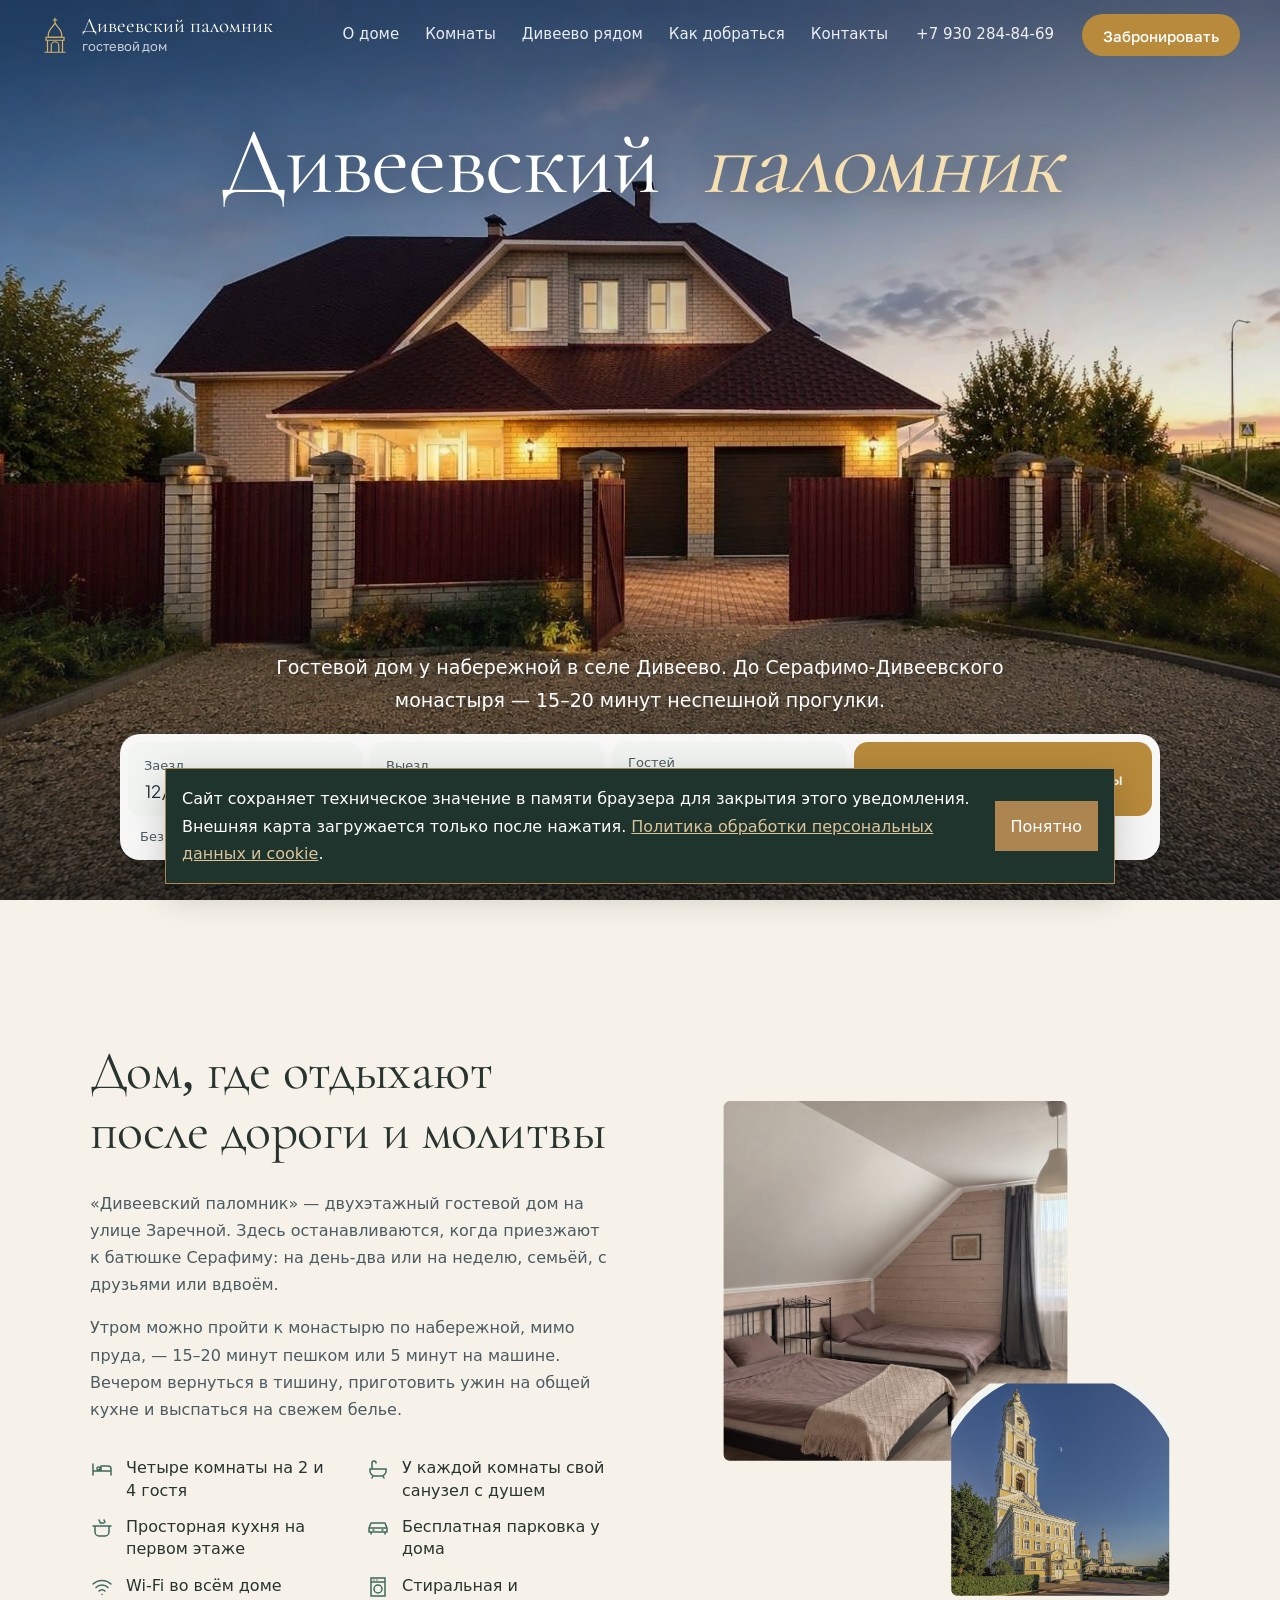
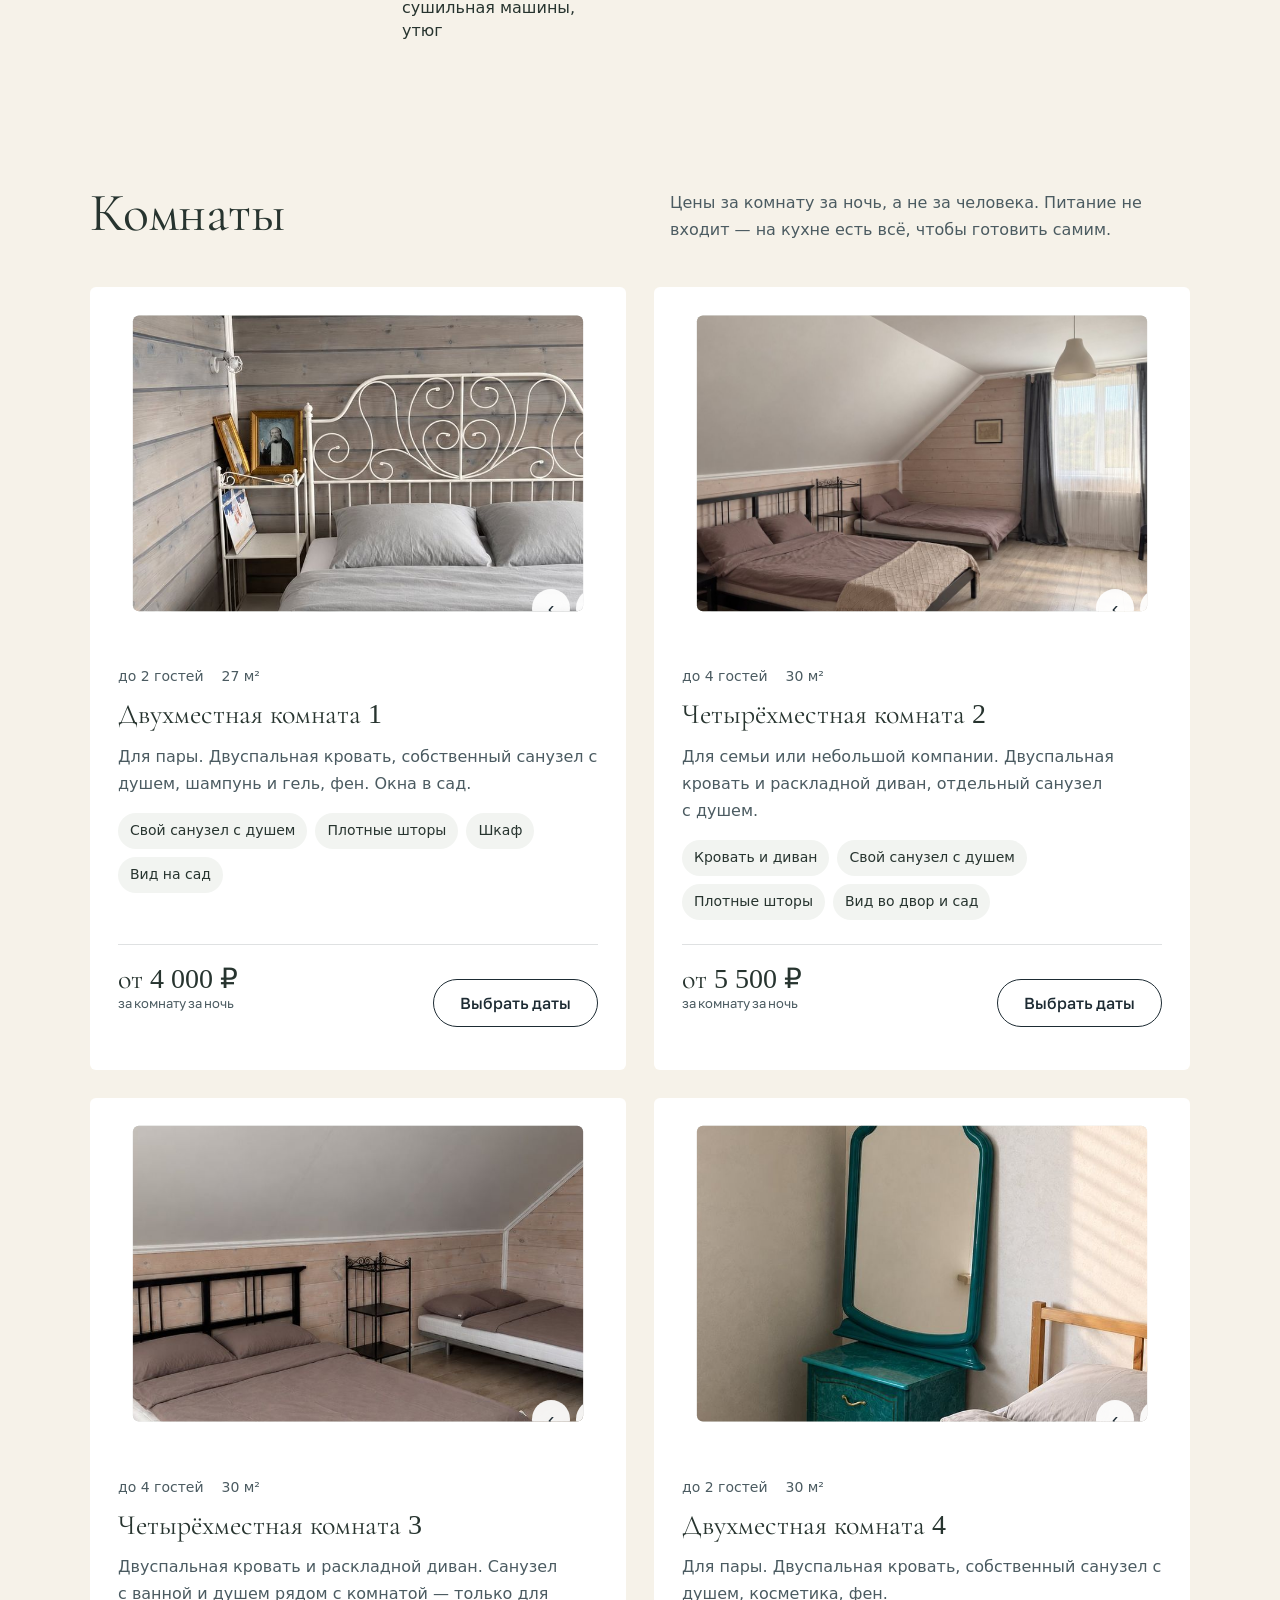
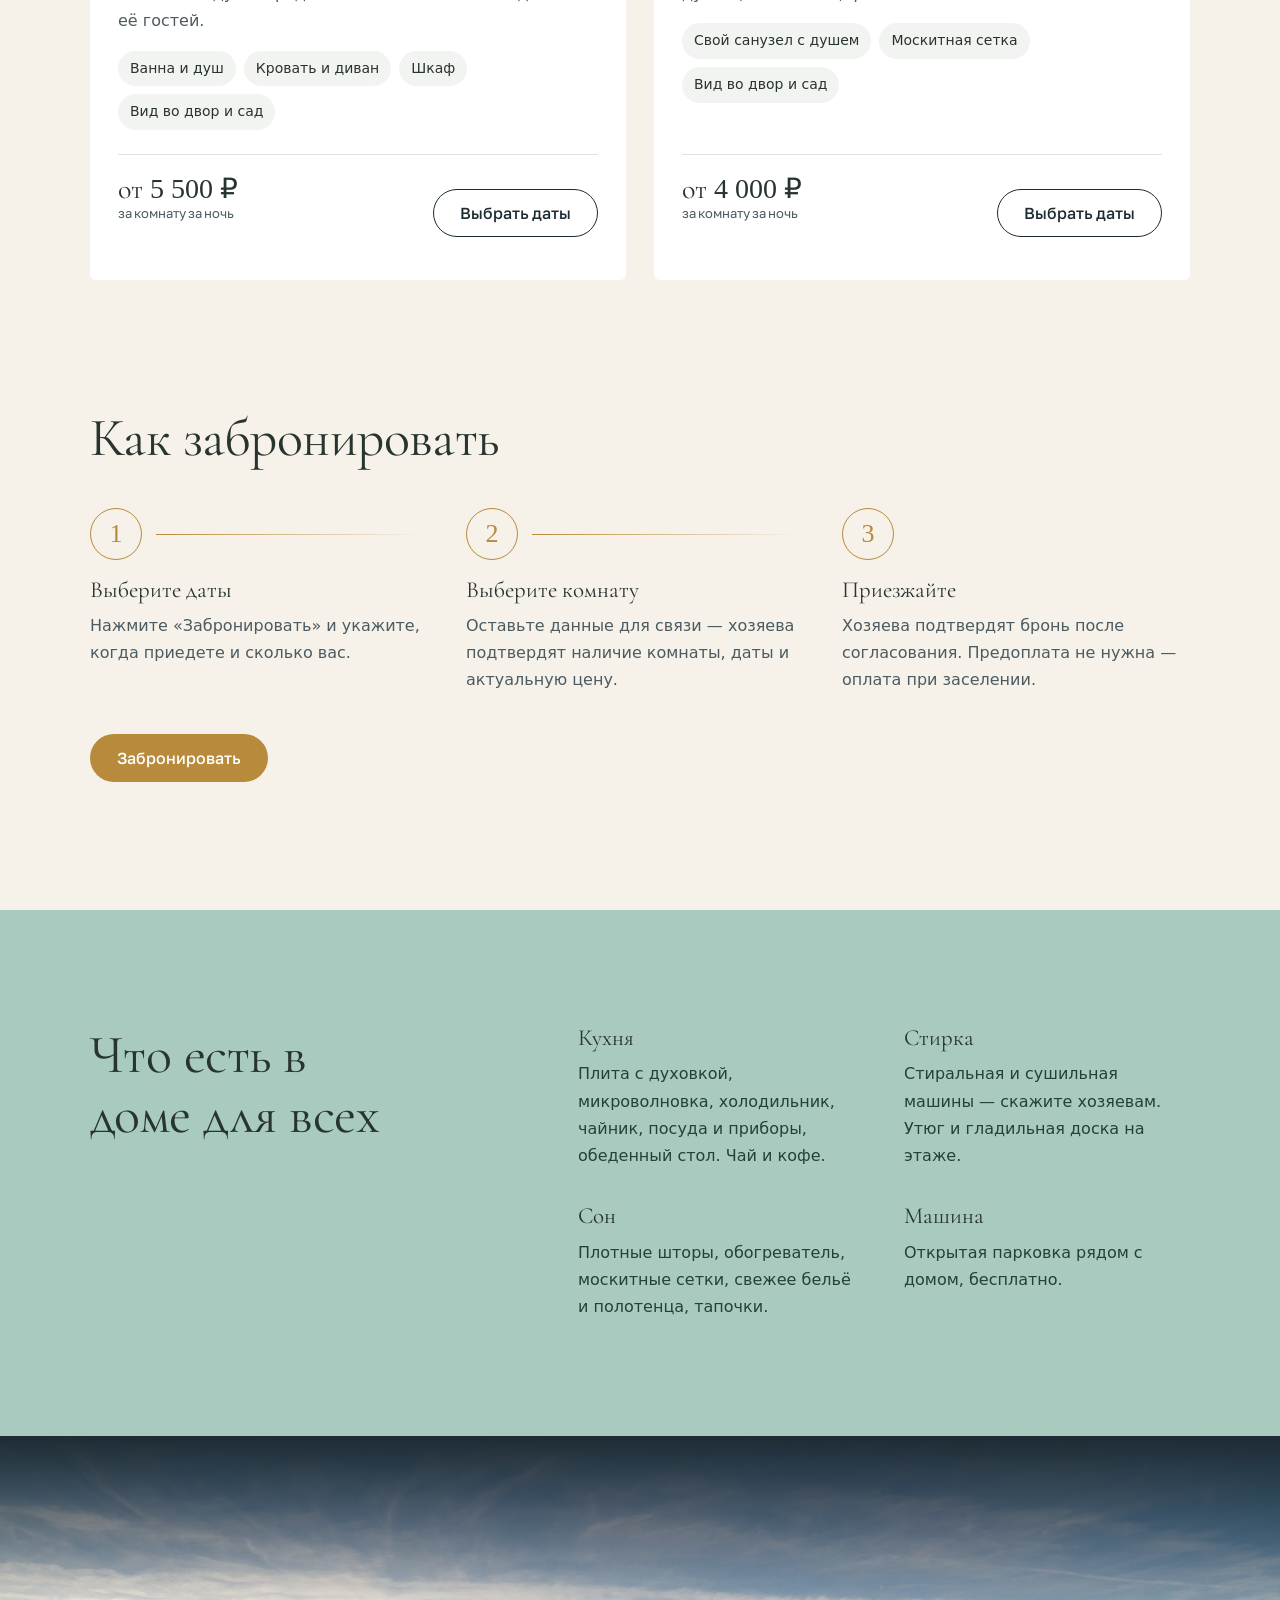
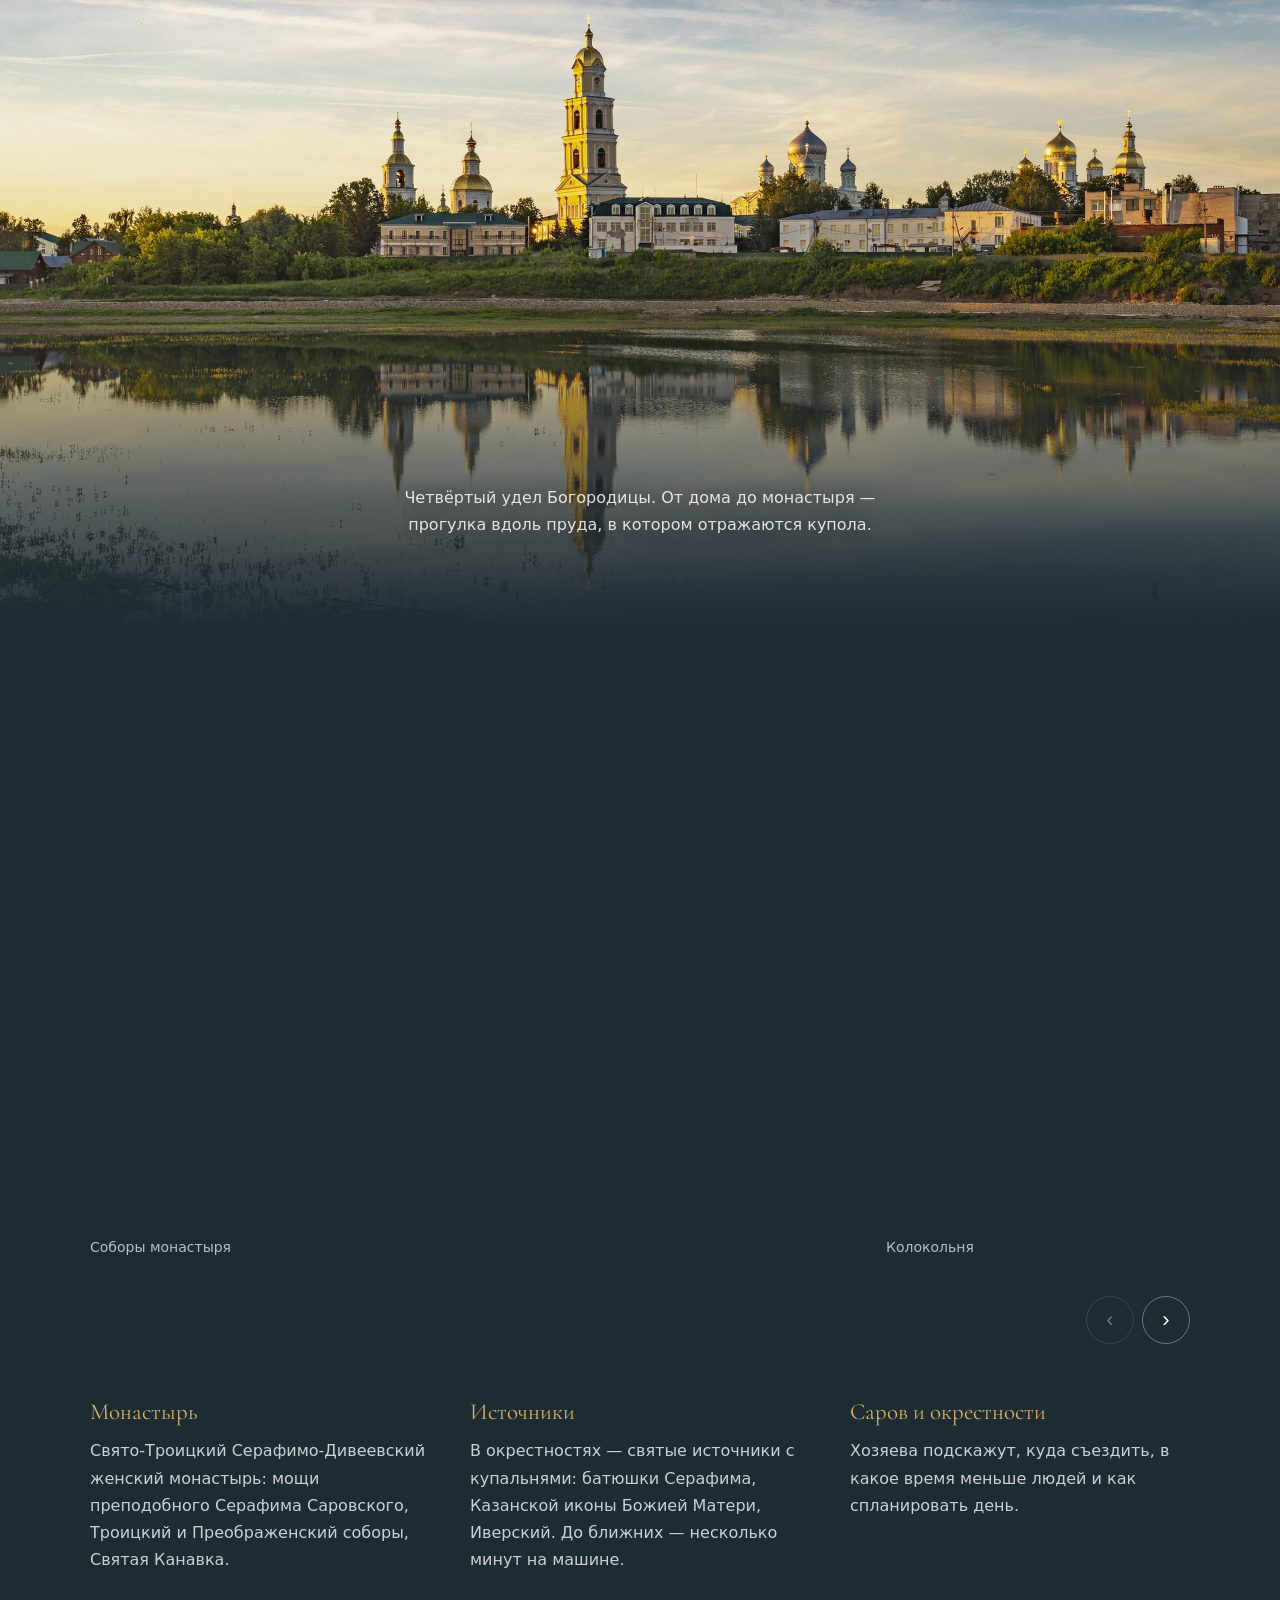
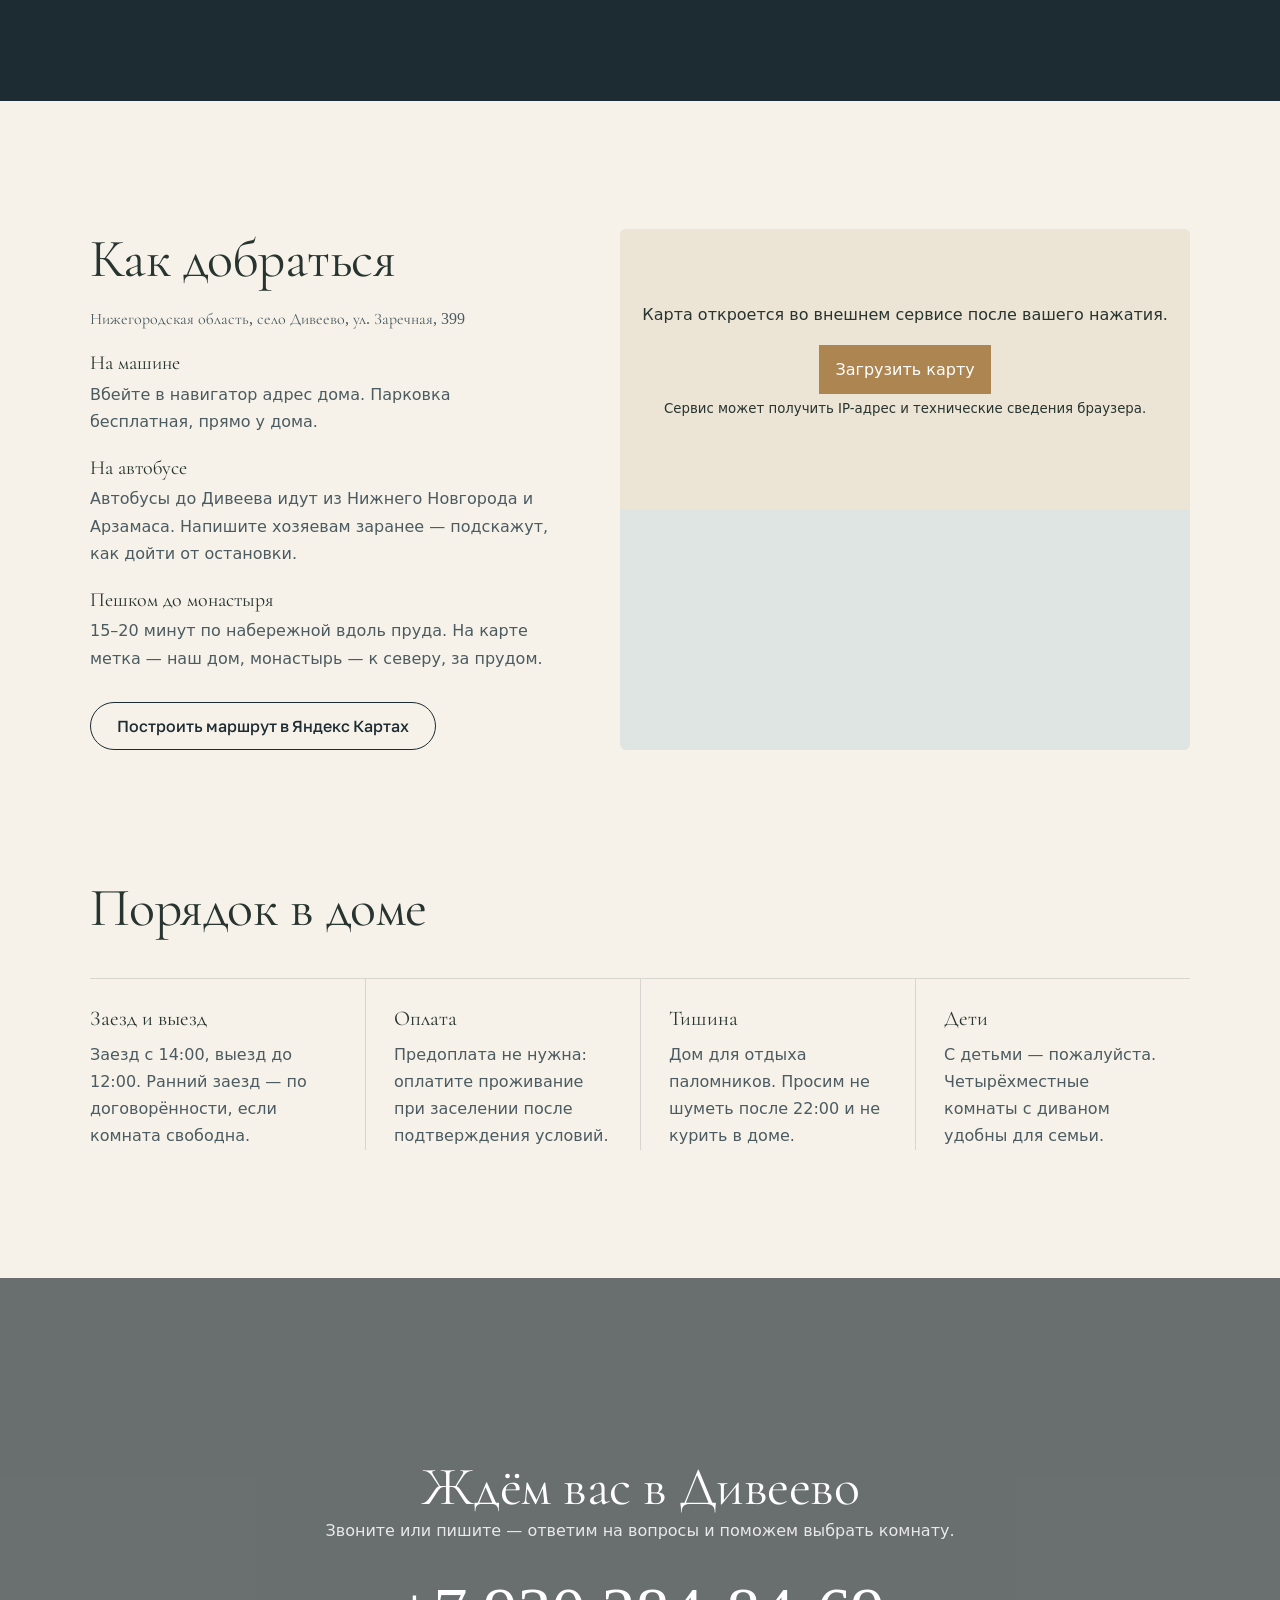
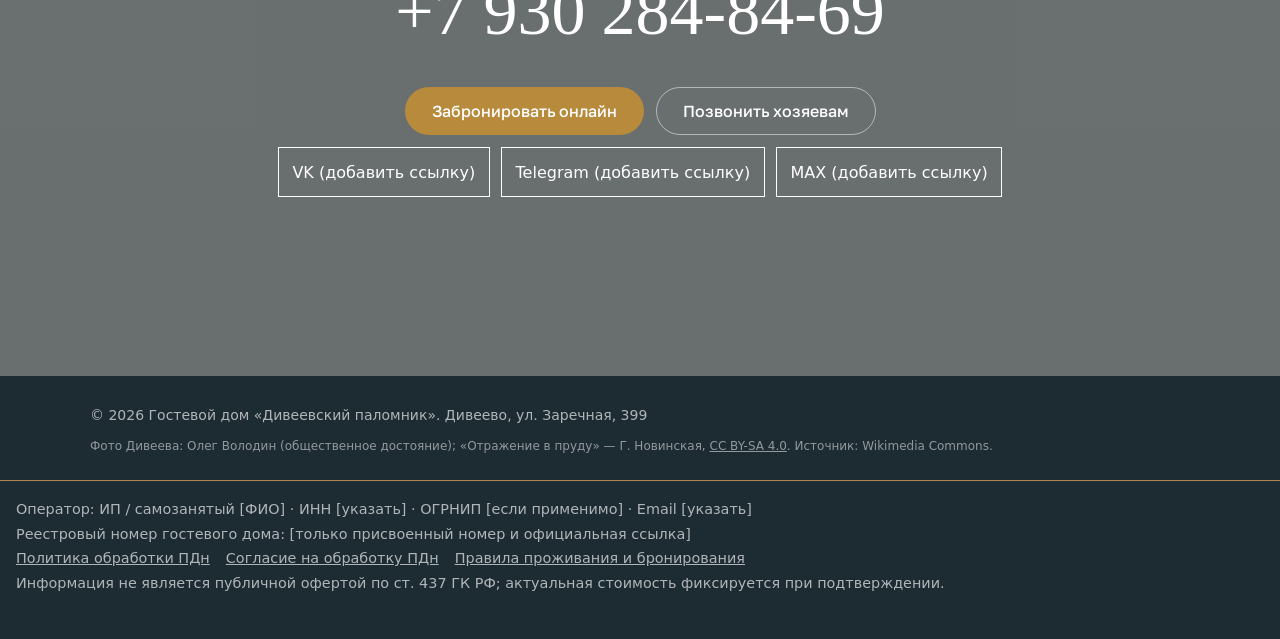
<file: index.html>
<!doctype html>
<html lang="ru">
<head>
<meta charset="utf-8">
<meta name="viewport" content="width=device-width, initial-scale=1">
<title>Дивеевский паломник — гостевой дом в Дивеево</title>
<meta name="description" content="Гостевой дом «Дивеевский паломник» в селе Дивеево: четыре комнаты с собственным санузлом, общая кухня, парковка. 15–20 минут пешком по набережной до Серафимо-Дивеевского монастыря. Онлайн-бронирование без предоплаты.">
<meta property="og:title" content="Дивеевский паломник — гостевой дом в Дивеево">
<meta property="og:description" content="Четыре комнаты в 15 минутах пешком от монастыря. Бронирование онлайн без предоплаты.">
<meta property="og:image" content="img/og.jpg">
<meta property="og:url" content="https://makariy1997.github.io/diveevskii_palomnik/">
<link rel="canonical" href="https://makariy1997.github.io/diveevskii_palomnik/">
<meta property="og:type" content="website">
<meta name="theme-color" content="#1d2b33">
<meta http-equiv="Content-Security-Policy" content="default-src 'self'; script-src 'self'; style-src 'self'; img-src 'self' data:; font-src 'self'; frame-src https://www.openstreetmap.org; connect-src 'self'; base-uri 'self'; form-action 'self'; object-src 'none'">
<meta name="referrer" content="strict-origin-when-cross-origin">
<link rel="icon" href="img/favicon.svg" type="image/svg+xml">
<link rel="stylesheet" href="fonts/fonts.css?v=202610291808">
<link rel="preload" as="image" href="img/hero.jpg">
<link rel="stylesheet" href="styles.css?v=202610291808">
<link rel="stylesheet" href="legal.css"><link rel="stylesheet" href="fonts/fonts.css"></head>
<body>

<a class="skip" href="#main">К содержанию</a>

<header class="top" data-top>
  <div class="top__in">
    <a class="brand" href="#" aria-label="Дивеевский паломник — на главную">
      <svg class="brand__mark" viewBox="0 0 40 48" aria-hidden="true"><use href="#dome"/></svg>
      <span class="brand__name" translate="no">Дивеевский паломник<small>гостевой дом</small></span>
    </a>
    <nav class="nav" aria-label="Разделы">
      <a href="#dom">О доме</a>
      <a href="#komnaty">Комнаты</a>
      <a href="#diveevo">Дивеево рядом</a>
      <a href="#doroga">Как добраться</a>
      <a href="#kontakty">Контакты</a>
    </nav>
    <a class="top__phone" href="tel:+79302848469">+7 930 284-84-69</a>
    <a class="btn btn--gold top__cta" href="booking.html">Забронировать</a>
    <button class="burger" type="button" aria-label="Открыть меню" aria-expanded="false" aria-controls="menu" data-burger><span></span><span></span></button>
  </div>
  <div class="menu" id="menu" hidden data-menu>
    <a href="#dom">О доме</a>
    <a href="#komnaty">Комнаты</a>
    <a href="#diveevo">Дивеево рядом</a>
    <a href="#doroga">Как добраться</a>
    <a href="#kontakty">Контакты</a>
    <a class="menu__phone" href="tel:+79302848469">+7 930 284-84-69</a>
  </div>
</header>

<main id="main">

<section class="hero" aria-labelledby="hero-title">
  <div class="hero__media" aria-hidden="true">
    <img src="img/hero-1600.jpg" srcset="img/hero-1600.jpg 1600w, img/hero.jpg 2560w" sizes="100vw" alt="" width="2560" height="1706" fetchpriority="high">
  </div>
  <div class="hero__shade" aria-hidden="true"></div>

  <div class="hero__body">
    <h1 class="hero__title" id="hero-title">
      <span class="hero__line">Дивеевский</span>
      <span class="hero__line">паломник</span>
    </h1>
  </div>

  <p class="hero__lead">Гостевой дом у набережной в селе Дивеево. До Серафимо-Дивеевского монастыря — 15–20&nbsp;минут неспешной прогулки.</p>

  <form class="search" action="booking.html" method="get" data-search>
    <label class="search__field">
      <span>Заезд</span>
      <input type="date" name="from" autocomplete="off" required data-from>
    </label>
    <label class="search__field">
      <span>Выезд</span>
      <input type="date" name="to" autocomplete="off" required data-to>
    </label>
    <div class="search__field search__field--guests">
      <span id="guests-label">Гостей</span>
      <div class="stepper" role="group" aria-labelledby="guests-label">
        <button type="button" aria-label="Меньше гостей" data-step="-1">−</button>
        <output data-guests aria-live="polite">2</output>
        <button type="button" aria-label="Больше гостей" data-step="1">+</button>
      </div>
    </div>
    <button class="btn btn--gold search__go" type="submit">Показать свободные комнаты</button>
    <p class="search__note">Без предоплаты: оплата при заселении</p>
  </form>
</section>

<section class="about" id="dom" aria-labelledby="about-title">
  <div class="wrap about__grid">
    <div class="about__text">
      <h2 id="about-title">Дом, где отдыхают после дороги и молитвы</h2>
      <p>«Дивеевский паломник» — двухэтажный гостевой дом на улице Заречной. Здесь останавливаются, когда приезжают к батюшке Серафиму: на день-два или на неделю, семьёй, с друзьями или вдвоём.</p>
      <p>Утром можно пройти к монастырю по набережной, мимо пруда, — 15–20 минут пешком или 5 минут на машине. Вечером вернуться в тишину, приготовить ужин на общей кухне и выспаться на свежем белье.</p>
      <ul class="facts">
        <li><svg aria-hidden="true"><use href="#i-bed"/></svg>Четыре комнаты на 2 и 4 гостя</li>
        <li><svg aria-hidden="true"><use href="#i-bath"/></svg>У каждой комнаты свой санузел с душем</li>
        <li><svg aria-hidden="true"><use href="#i-pot"/></svg>Просторная кухня на первом этаже</li>
        <li><svg aria-hidden="true"><use href="#i-car"/></svg>Бесплатная парковка у дома</li>
        <li><svg aria-hidden="true"><use href="#i-wifi"/></svg>Wi-Fi во всём доме</li>
        <li><svg aria-hidden="true"><use href="#i-wash"/></svg>Стиральная и сушильная машины, утюг</li>
      </ul>
    </div>
    <figure class="about__photos">
      <img class="about__p1" src="img/room2-1.jpg" alt="Четырёхместная комната под скатом крыши: кровать и диван" loading="lazy" width="1200" height="900">
      <img class="about__p2" src="img/tower.jpg" alt="Колокольня Дивеевского монастыря" loading="lazy" width="1600" height="1443">
    </figure>
  </div>
</section>

<section class="rooms" id="komnaty" aria-labelledby="rooms-title">
  <div class="wrap">
    <div class="section-head">
      <h2 id="rooms-title">Комнаты</h2>
      <p>Цены за комнату за ночь, а не за человека. Питание не входит — на кухне есть всё, чтобы готовить самим.</p>
    </div>
    <div class="rooms__list" data-rooms></div>
  </div>
</section>

<section class="steps" aria-labelledby="steps-title">
  <div class="wrap">
    <h2 id="steps-title">Как забронировать</h2>
    <ol class="steps__list">
      <li><h3>Выберите даты</h3><p>Нажмите «Забронировать» и укажите, когда приедете и сколько вас.</p></li>
      <li><h3>Выберите комнату</h3><p>Оставьте данные для связи — хозяева подтвердят наличие комнаты, даты и актуальную цену.</p></li>
      <li><h3>Приезжайте</h3><p>Хозяева подтвердят бронь после согласования. Предоплата не нужна — оплата при заселении.</p></li>
    </ol>
    <a class="btn btn--gold" href="booking.html">Забронировать</a>
  </div>
</section>

<section class="kitchen" aria-labelledby="kitchen-title">
  <div class="wrap kitchen__grid">
    <h2 id="kitchen-title">Что есть в доме для всех</h2>
    <dl class="kitchen__list">
      <div><dt>Кухня</dt><dd>Плита с духовкой, микроволновка, холодильник, чайник, посуда и приборы, обеденный стол. Чай и кофе.</dd></div>
      <div><dt>Стирка</dt><dd>Стиральная и сушильная машины — скажите хозяевам. Утюг и гладильная доска на этаже.</dd></div>
      <div><dt>Сон</dt><dd>Плотные шторы, обогреватель, москитные сетки, свежее бельё и полотенца, тапочки.</dd></div>
      <div><dt>Машина</dt><dd>Открытая парковка рядом с домом, бесплатно.</dd></div>
    </dl>
  </div>
</section>

<section class="place" id="diveevo" aria-labelledby="place-title">
  <div class="pond" data-pond>
    <img class="pond__img" src="img/pond.jpg" alt="Дивеевский монастырь над прудом на закате" loading="lazy" width="2400" height="1493">
    <div class="pond__shade" aria-hidden="true"></div>
    <div class="pond__body">
      <h2 class="pond__title" id="place-title">Дивеево рядом</h2>
      <div class="pond__reflect" aria-hidden="true">Дивеево рядом</div>
      <p>Четвёртый удел Богородицы. От дома до монастыря — прогулка вдоль пруда, в котором отражаются купола.</p>
    </div>
  </div>
  <div class="strip" data-strip tabindex="0" aria-label="Фотографии Дивеева">
    <figure><img src="img/place-1.jpg" alt="Соборы Дивеевского монастыря" loading="lazy" width="1600" height="1053"><figcaption>Соборы монастыря</figcaption></figure>
    <figure><img src="img/place-3.jpg" alt="Колокольня монастыря на фоне розового неба" loading="lazy" width="1600" height="1361"><figcaption>Колокольня</figcaption></figure>
    <figure><img src="img/place-4.jpg" alt="Монастырь отражается в пруду" loading="lazy" width="1600" height="1047"><figcaption>Отражение в пруду</figcaption></figure>
    <figure><img src="img/place-5.jpg" alt="Собор вечером, при луне" loading="lazy" width="1600" height="1217"><figcaption>Вечер у собора</figcaption></figure>
    <figure><img src="img/place-6.jpg" alt="Монастырский сад с деревянными крестами" loading="lazy" width="1600" height="1067"><figcaption>Монастырский сад</figcaption></figure>
  </div>
  <div class="wrap strip-nav">
    <button type="button" aria-label="Предыдущие фото" data-strip-step="-1">‹</button>
    <button type="button" aria-label="Следующие фото" data-strip-step="1">›</button>
  </div>
  <div class="wrap place__cols">
    <div>
      <h3>Монастырь</h3>
      <p>Свято-Троицкий Серафимо-Дивеевский женский монастырь: мощи преподобного Серафима Саровского, Троицкий и Преображенский соборы, Святая Канавка.</p>
    </div>
    <div>
      <h3>Источники</h3>
      <p>В окрестностях — святые источники с купальнями: батюшки Серафима, Казанской иконы Божией Матери, Иверский. До ближних — несколько минут на машине.</p>
    </div>
    <div>
      <h3>Саров и окрестности</h3>
      <p>Хозяева подскажут, куда съездить, в какое время меньше людей и как спланировать день.</p>
    </div>
  </div>
</section>

<section class="road" id="doroga" aria-labelledby="road-title">
  <div class="wrap road__grid">
    <div class="road__text">
      <h2 id="road-title">Как добраться</h2>
      <p class="road__addr">Нижегородская область, село Дивеево, ул.&nbsp;Заречная,&nbsp;399</p>
      <h3>На машине</h3>
      <p>Вбейте в навигатор адрес дома. Парковка бесплатная, прямо у дома.</p>
      <h3>На автобусе</h3>
      <p>Автобусы до Дивеева идут из Нижнего Новгорода и Арзамаса. Напишите хозяевам заранее — подскажут, как дойти от остановки.</p>
      <h3>Пешком до монастыря</h3>
      <p>15–20 минут по набережной вдоль пруда. На карте метка — наш дом, монастырь — к северу, за прудом.</p>
      <a class="btn btn--line" href="https://yandex.ru/maps/?rtext=~55.02346%2C43.24528&amp;rtt=auto" target="_blank" rel="noopener">Построить маршрут в Яндекс Картах</a>
    </div>
    <div class="road__map">
      <div class="map-consent" data-src="https://www.openstreetmap.org/export/embed.html?bbox=43.2280%2C55.0190%2C43.2600%2C55.0460&amp;layer=mapnik&amp;marker=55.02346%2C43.24528" data-title="Дом на карте"><div><p>Карта откроется во внешнем сервисе после вашего нажатия.</p><button type="button">Загрузить карту</button><p><small>Сервис может получить IP-адрес и технические сведения браузера.</small></p></div></div>
    </div>
  </div>
</section>

<section class="rules" aria-labelledby="rules-title">
  <div class="wrap">
    <h2 id="rules-title">Порядок в доме</h2>
    <div class="rules__grid">
      <div><h3>Заезд и выезд</h3><p>Заезд с 14:00, выезд до 12:00. Ранний заезд — по договорённости, если комната свободна.</p></div>
      <div><h3>Оплата</h3><p>Предоплата не нужна: оплатите проживание при заселении после подтверждения условий.</p></div>
      <div><h3>Тишина</h3><p>Дом для отдыха паломников. Просим не шуметь после 22:00 и не курить в доме.</p></div>
      <div><h3>Дети</h3><p>С детьми — пожалуйста. Четырёхместные комнаты с диваном удобны для семьи.</p></div>
    </div>
  </div>
</section>

<section class="contact" id="kontakty" aria-labelledby="contact-title">
  <div class="contact__media" aria-hidden="true"><img src="img/evening.jpg" alt="" loading="lazy" width="1600" height="1071"></div>
  <div class="wrap contact__body">
    <h2 id="contact-title">Ждём вас в Дивеево</h2>
    <p>Звоните или пишите — ответим на вопросы и поможем выбрать комнату.</p>
    <a class="contact__phone" href="tel:+79302848469">+7 930 284-84-69</a>
    <div class="contact__links">
      <a class="btn btn--gold" href="booking.html">Забронировать онлайн</a>
      <a class="btn btn--ghost" href="tel:+79302848469">Позвонить хозяевам</a>
      <span class="legal-social"><a href="https://vk.com/" target="_blank" rel="noopener noreferrer">VK (добавить ссылку)</a><a href="https://t.me/" target="_blank" rel="noopener noreferrer">Telegram (добавить ссылку)</a><a href="https://max.ru/" target="_blank" rel="noopener noreferrer">MAX (добавить ссылку)</a></span>
    </div>
  </div>
</section>

</main>

<footer class="foot">
  <div class="wrap foot__in">
    <p>© <span data-year>2026</span> Гостевой дом «Дивеевский паломник». Дивеево, ул. Заречная, 399</p>
    <p class="foot__credits">Фото Дивеева: Олег Володин (общественное достояние); «Отражение в пруду» — Г. Новинская, <a href="https://creativecommons.org/licenses/by-sa/4.0/deed.ru" target="_blank" rel="noopener">CC BY-SA 4.0</a>. Источник: Wikimedia Commons.</p>
  </div>
<div class="legal-links"><p>Оператор: ИП / самозанятый [ФИО] · ИНН [указать] · ОГРНИП [если применимо] · Email [указать]</p><p>Реестровый номер гостевого дома: [только присвоенный номер и официальная ссылка]</p><nav><a href="privacy.html">Политика обработки ПДн</a><a href="consent.html">Согласие на обработку ПДн</a><a href="offer.html">Правила проживания и бронирования</a></nav><p>Информация не является публичной офертой по ст. 437 ГК РФ; актуальная стоимость фиксируется при подтверждении.</p></div></footer>

<a class="float-book" href="booking.html" data-float>Забронировать</a>

<dialog class="lightbox" data-lightbox aria-label="Фото комнаты">
  <img alt="" data-lightbox-img>
  <button type="button" class="lightbox__close" aria-label="Закрыть" data-lightbox-close>×</button>
  <button type="button" class="lightbox__nav lightbox__nav--prev" aria-label="Предыдущее фото" data-lightbox-step="-1">‹</button>
  <button type="button" class="lightbox__nav lightbox__nav--next" aria-label="Следующее фото" data-lightbox-step="1">›</button>
</dialog>

<svg class="sprite" width="0" height="0" aria-hidden="true">
  <defs>
    <filter id="ripple" x="-5%" y="-20%" width="110%" height="140%">
      <feTurbulence type="fractalNoise" baseFrequency="0.008 0.09" numOctaves="2" seed="3" result="n" data-turb/>
      <feDisplacementMap in="SourceGraphic" in2="n" scale="9" xChannelSelector="R" yChannelSelector="G"/>
    </filter>
  </defs>
  <symbol id="dome" viewBox="0 0 40 48"><path d="M20 1v7M17 4h6M20 8c-2 5-9 8-9 16v3h18v-3c0-8-7-11-9-16Z" fill="none" stroke="currentColor" stroke-width="1.6" stroke-linejoin="round"/><path d="M8 27h24v4H8zM10 31v16M30 31v16M15 47v-9a5 5 0 0 1 10 0v9M6 47h28" fill="none" stroke="currentColor" stroke-width="1.6"/></symbol>
  <symbol id="i-bed" viewBox="0 0 24 24"><path d="M3 18V7M3 14h18v4M21 14v-2a3 3 0 0 0-3-3h-7v5M7 11.5a1.5 1.5 0 1 0 0-.01" fill="none" stroke="currentColor" stroke-width="1.5" stroke-linecap="round"/></symbol>
  <symbol id="i-bath" viewBox="0 0 24 24"><path d="M4 12h16v2a5 5 0 0 1-5 5H9a5 5 0 0 1-5-5v-2ZM6 12V6a2 2 0 0 1 4 0M7 19l-1 2M17 19l1 2" fill="none" stroke="currentColor" stroke-width="1.5" stroke-linecap="round"/></symbol>
  <symbol id="i-pot" viewBox="0 0 24 24"><path d="M5 10h14v6a4 4 0 0 1-4 4H9a4 4 0 0 1-4-4v-6ZM3 10h18M10 7h4M9 4c0 1 1 1 1 2M14 4c0 1 1 1 1 2" fill="none" stroke="currentColor" stroke-width="1.5" stroke-linecap="round"/></symbol>
  <symbol id="i-car" viewBox="0 0 24 24"><path d="M5 16v2M19 16v2M3 16v-4l2-5h14l2 5v4H3ZM3 12h18M7 14h1M16 14h1" fill="none" stroke="currentColor" stroke-width="1.5" stroke-linecap="round" stroke-linejoin="round"/></symbol>
  <symbol id="i-wifi" viewBox="0 0 24 24"><path d="M3 9a13 13 0 0 1 18 0M6 12.5a8.5 8.5 0 0 1 12 0M9 16a4 4 0 0 1 6 0M12 19.5h.01" fill="none" stroke="currentColor" stroke-width="1.5" stroke-linecap="round"/></symbol>
  <symbol id="i-wash" viewBox="0 0 24 24"><path d="M5 3h14v18H5zM5 7h14M8 5h.01M11 5h.01" fill="none" stroke="currentColor" stroke-width="1.5" stroke-linecap="round"/><circle cx="12" cy="14" r="4" fill="none" stroke="currentColor" stroke-width="1.5"/></symbol>
</svg>

<script src="rooms.js?v=202610291808"></script>
<script src="main.js?v=202610291808"></script>
<script src="legal.js" defer></script></body>
</html>
</file>
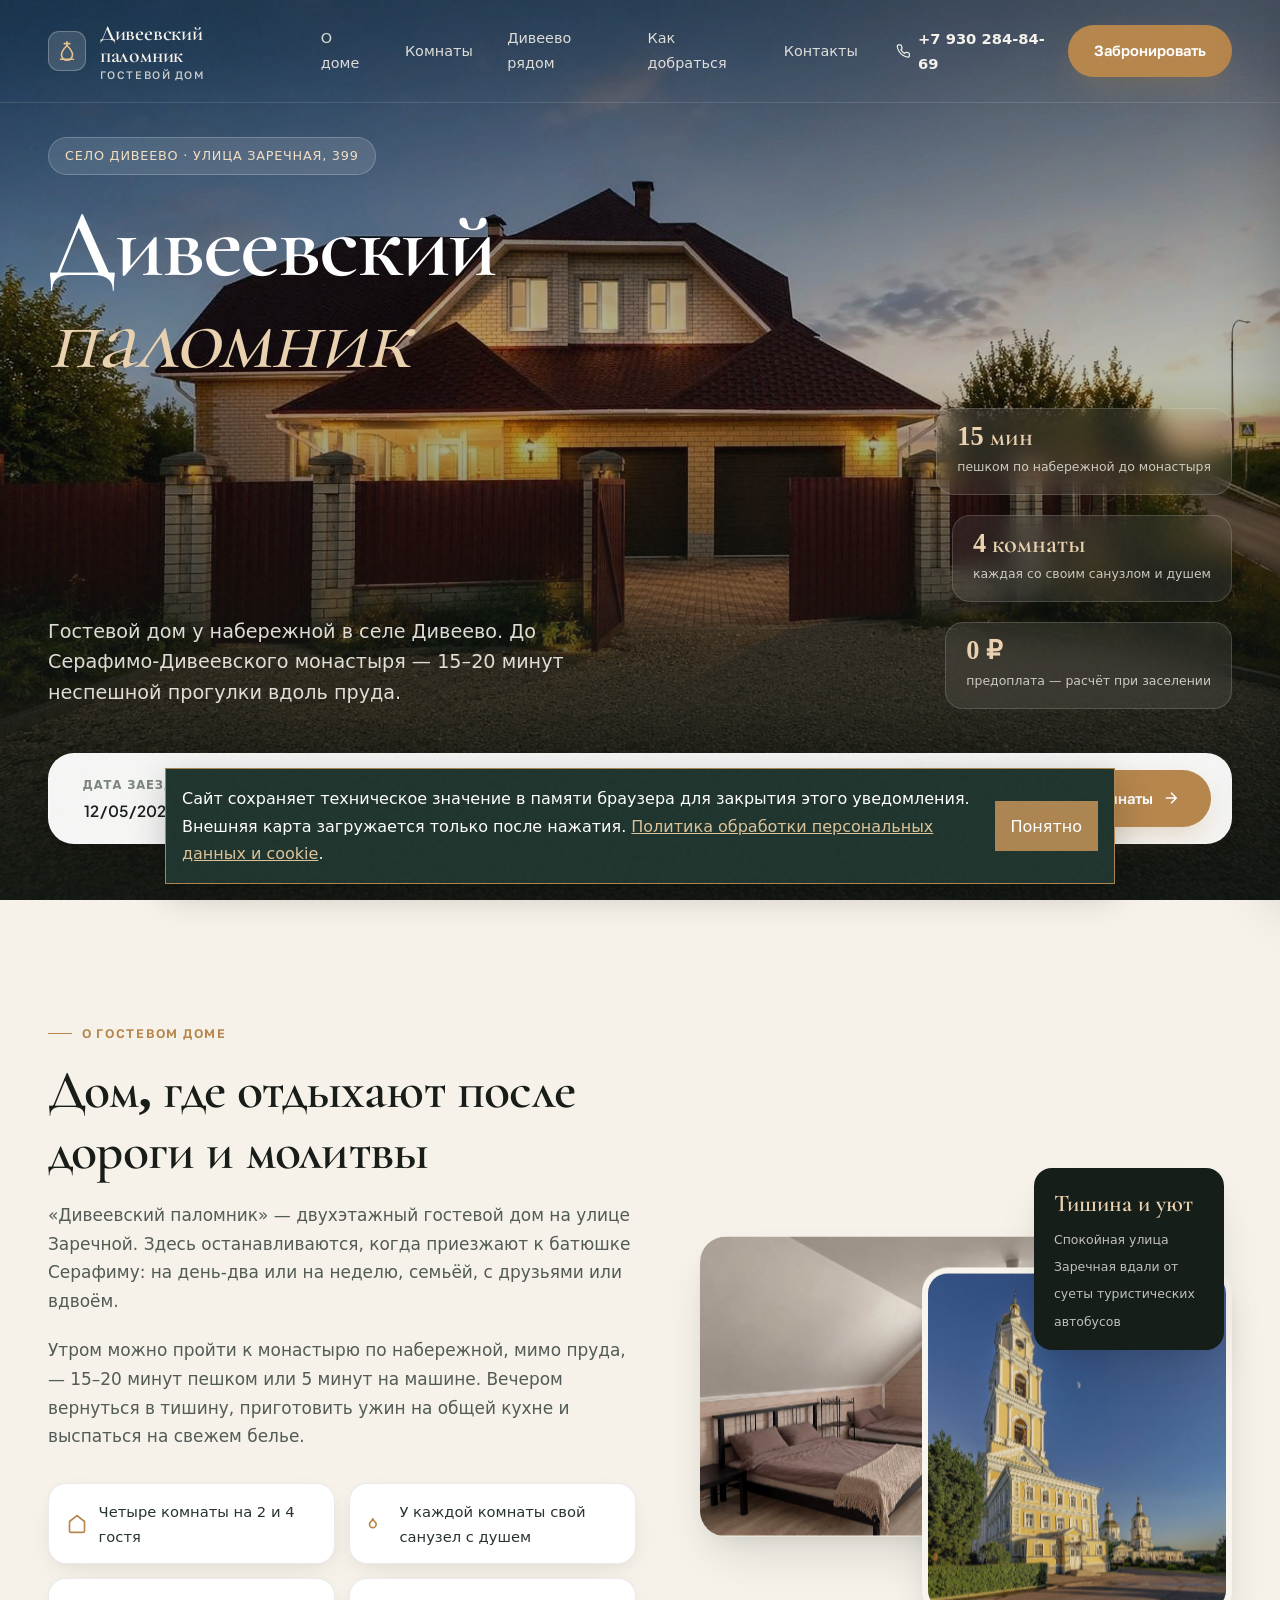
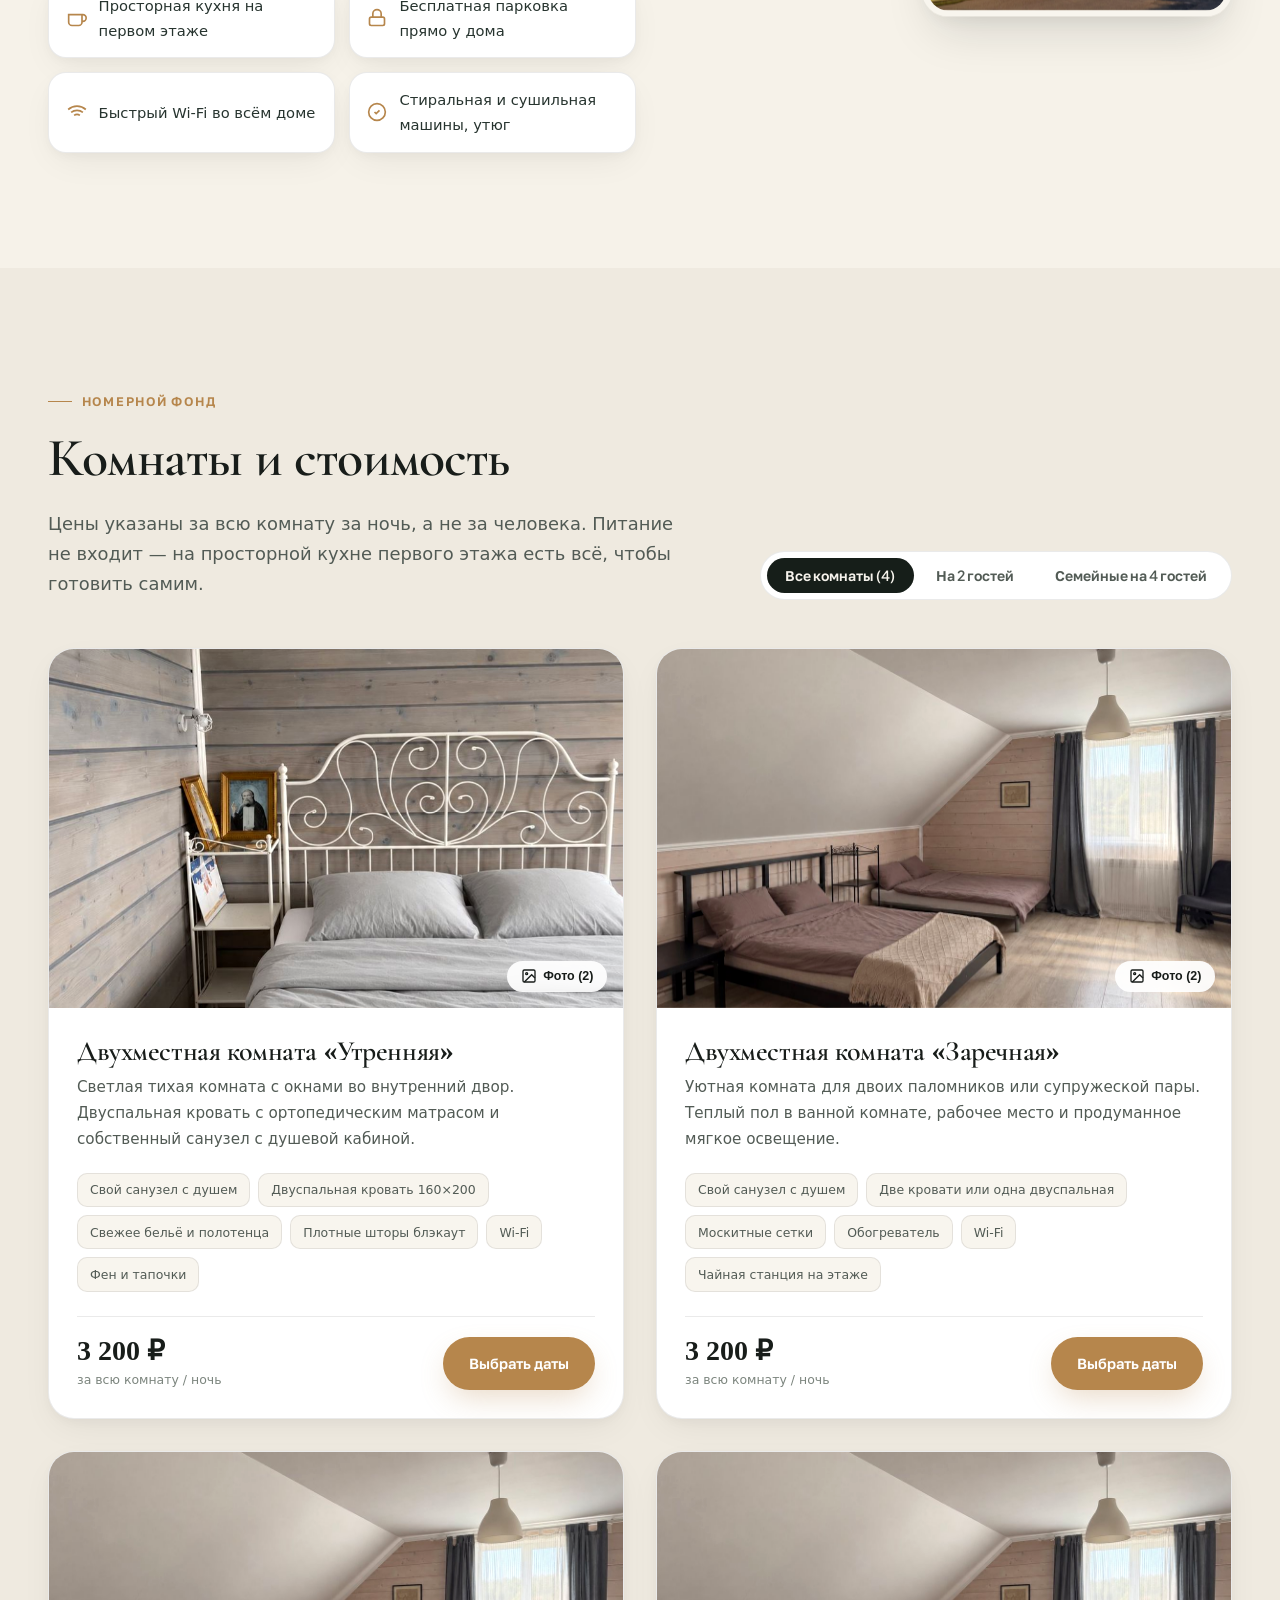
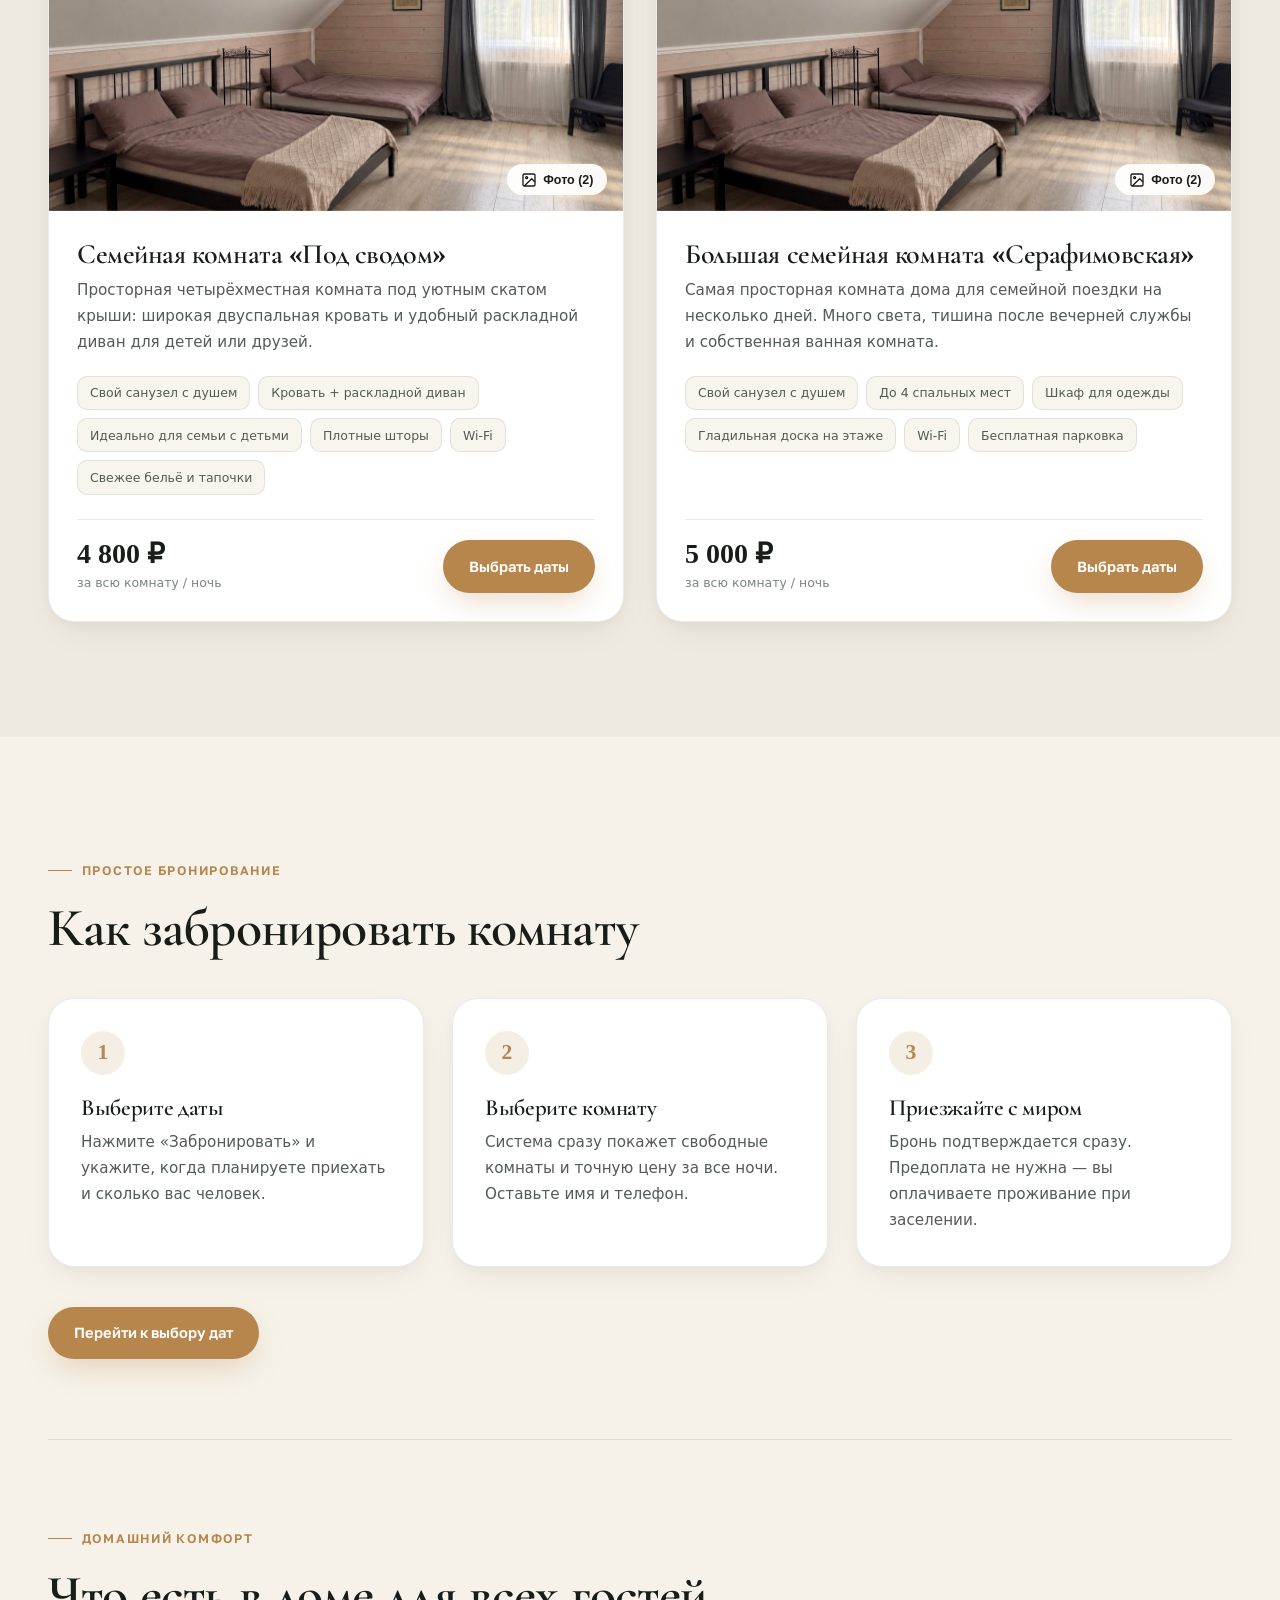
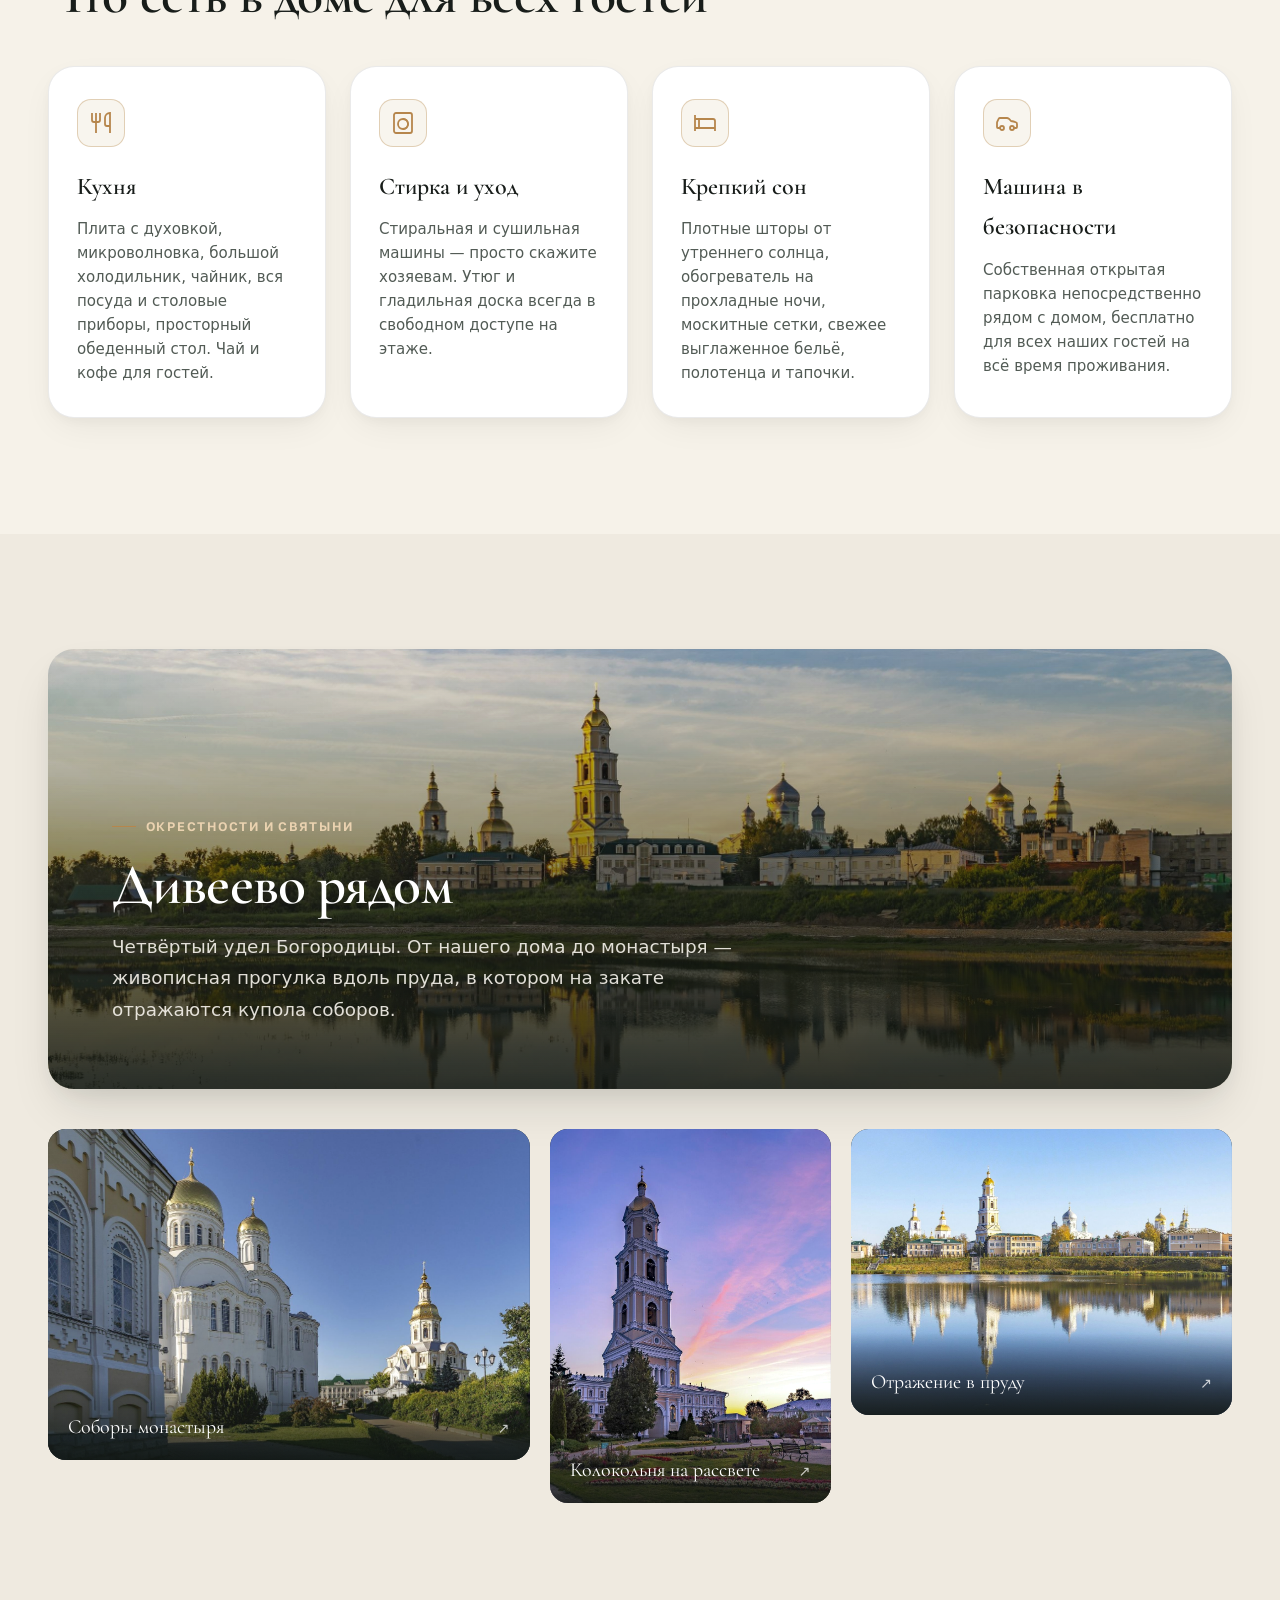
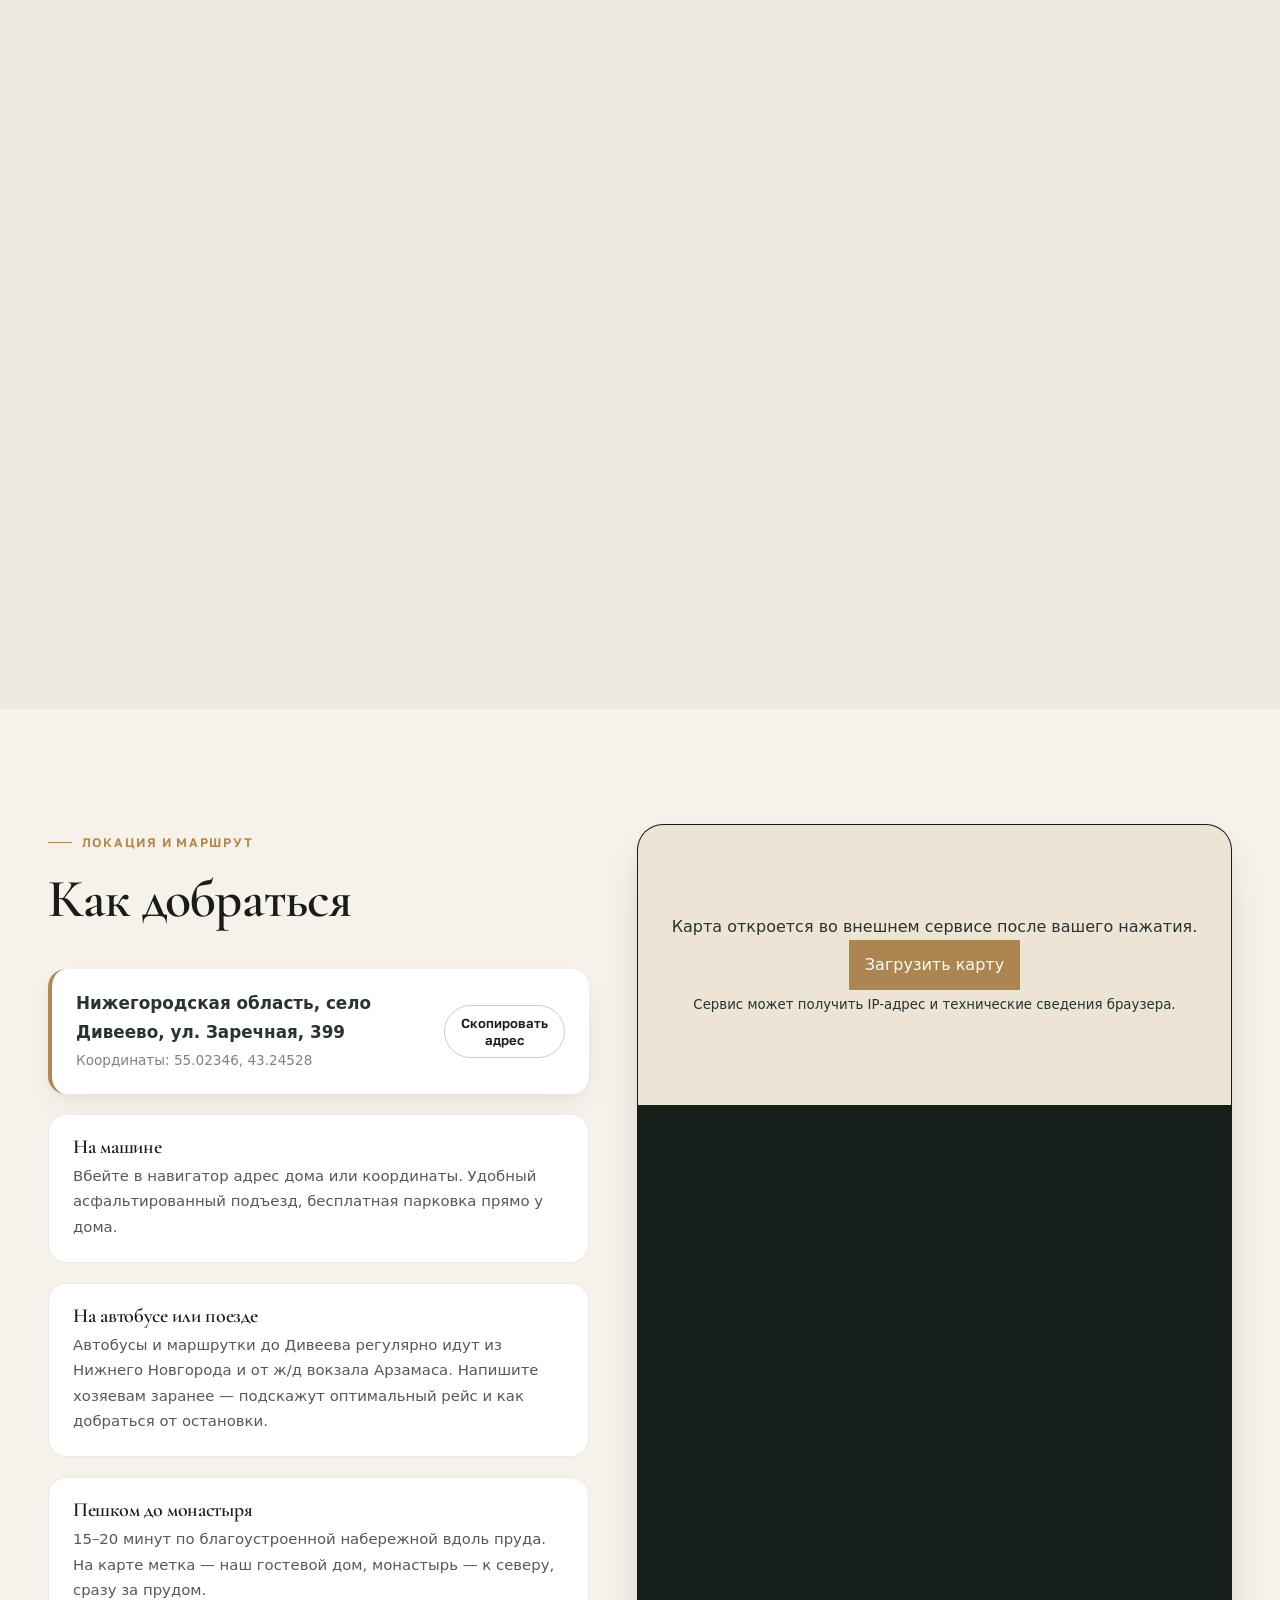
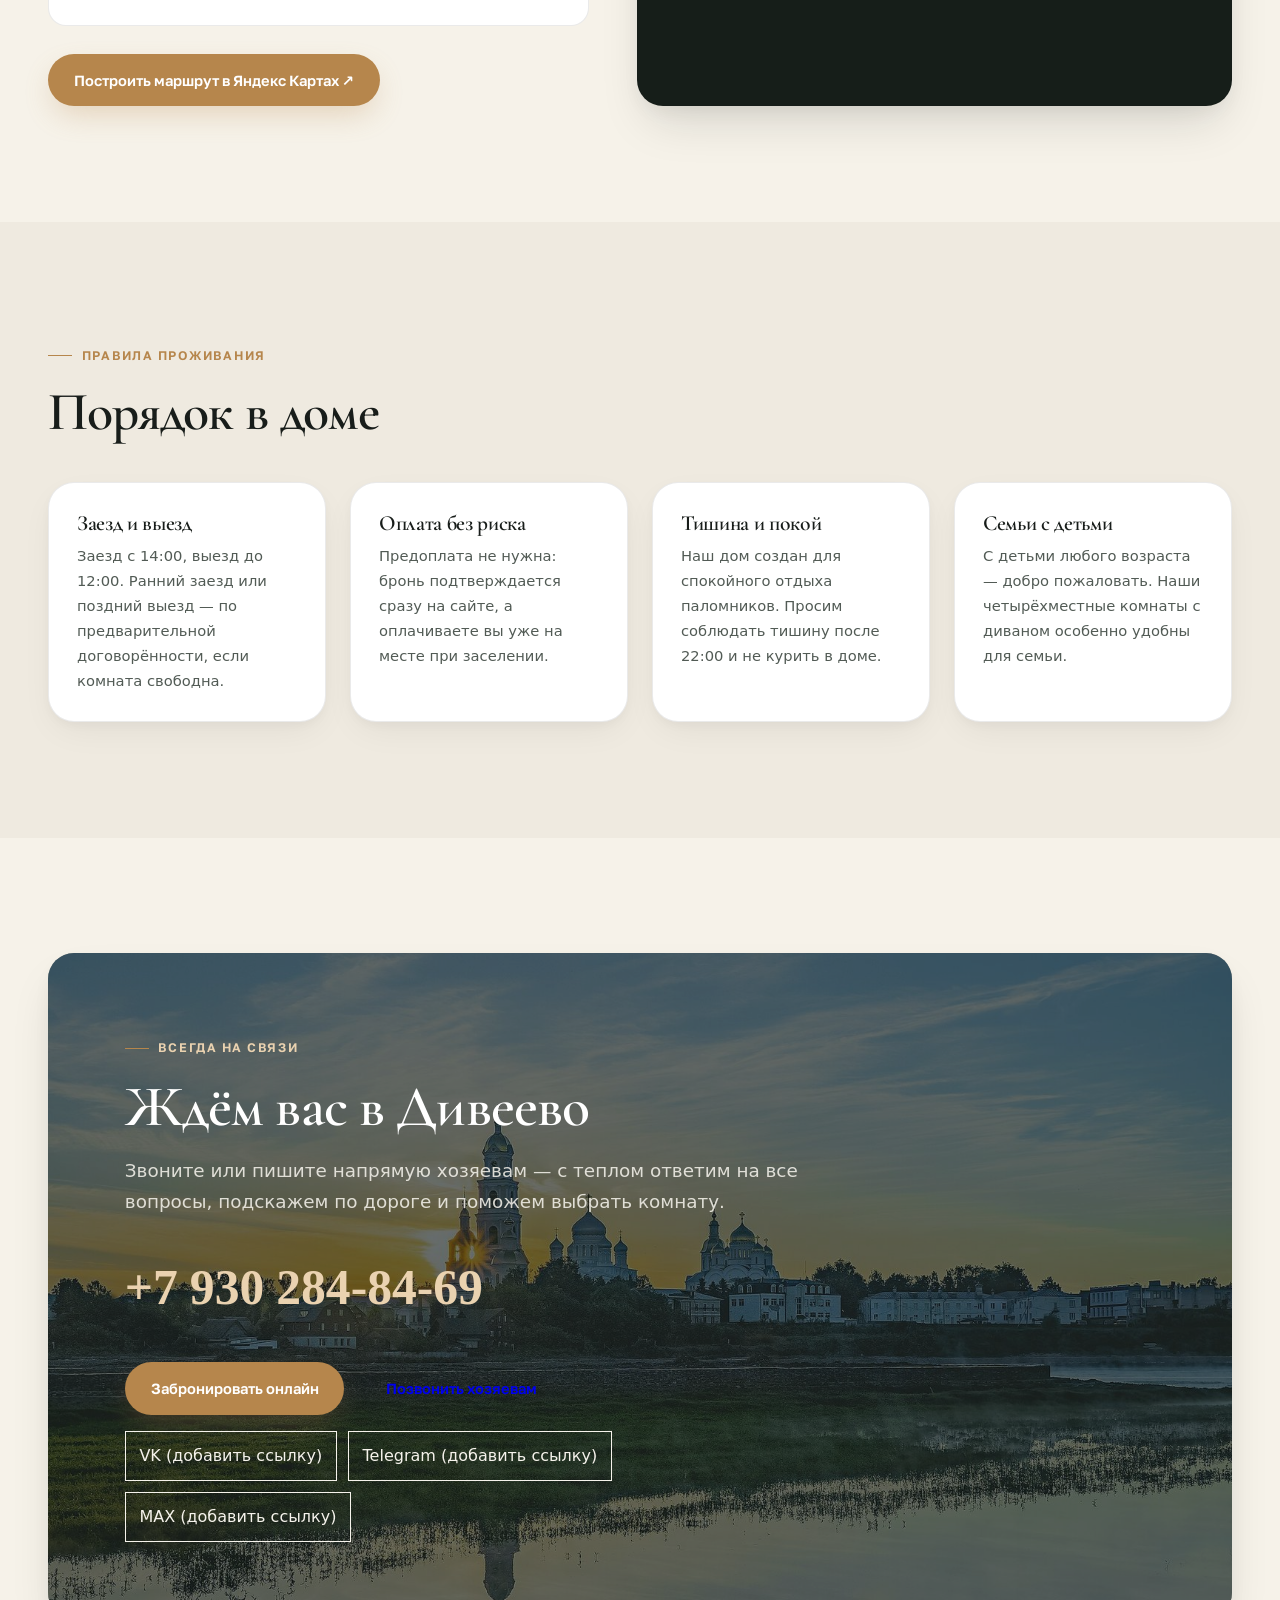
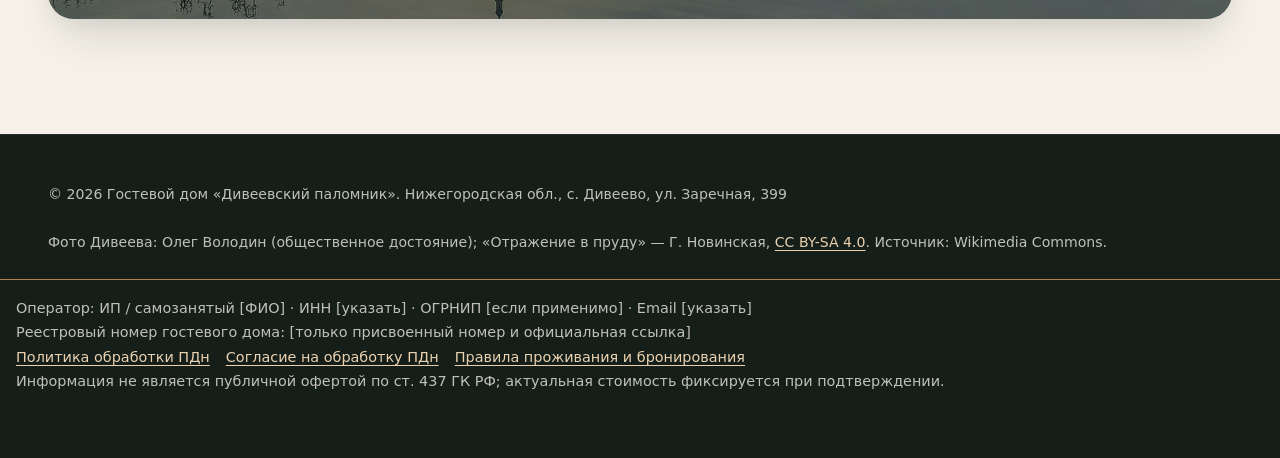
<file: gemini/index.html>
<!DOCTYPE html>
<html lang="ru">
<head>
  <meta charset="UTF-8">
  <meta name="viewport" content="width=device-width, initial-scale=1.0">
  <title>Дивеевский паломник — гостевой дом у набережной в селе Дивеево</title>
  <meta name="description" content="Гостевой дом «Дивеевский паломник» на улице Заречной в Дивеево. 15–20 минут пешком по набережной до Серафимо-Дивеевского монастыря. Комнаты на 2 и 4 гостя со своим санузлом, просторная кухня и бесплатная парковка.">
  <link rel="canonical" href="https://makariy1997.github.io/diveevskii_palomnik/gemini/">
  <link rel="icon" href="favicon.svg" type="image/svg+xml">
  <link rel="preload" as="image" href="../img/hero.jpg">

  <!-- Editorial Typography: Cormorant Garamond + Plus Jakarta Sans -->

  <link rel="stylesheet" href="../fonts/fonts.css">
  <link rel="stylesheet" href="styles.css">
<link rel="stylesheet" href="../legal.css"></head>
<body>

  <div class="scroll-progress" aria-hidden="true"></div>
  <a class="skip-link" href="#main">К содержанию</a>

  <!-- HEADER -->
  <header class="site-header">
    <div class="header-inner">
      <a class="brand-logo" aria-label="Дивеевский паломник — на главную" href="#">
        <span class="brand-icon" aria-hidden="true">
          <svg width="22" height="22" viewBox="0 0 24 24" fill="none" stroke="currentColor" stroke-width="1.8" stroke-linecap="round" stroke-linejoin="round">
            <path d="M12 2v4M9 4h6"/>
            <path d="M12 6c-3.5 3.5-6 6.5-6 10a6 6 0 0 0 12 0c0-3.5-2.5-6.5-6-10Z"/>
            <path d="M5 21h14"/>
          </svg>
        </span>
        <span class="brand-text" translate="no">
          Дивеевский паломник
          <small>гостевой дом</small>
        </span>
      </a>

      <nav class="main-nav" aria-label="Разделы">
        <a href="#dom">О доме</a>
        <a href="#komnaty">Комнаты</a>
        <a href="#diveevo">Дивеево рядом</a>
        <a href="#doroga">Как добраться</a>
        <a href="#kontakty">Контакты</a>
      </nav>

      <div class="header-actions">
        <a class="header-phone" href="tel:+79302848469">
          <svg width="16" height="16" viewBox="0 0 24 24" fill="none" stroke="currentColor" stroke-width="2"><path d="M22 16.92v3a2 2 0 0 1-2.18 2 19.79 19.79 0 0 1-8.63-3.07 19.5 19.5 0 0 1-6-6 19.79 19.79 0 0 1-3.07-8.67A2 2 0 0 1 4.11 2h3a2 2 0 0 1 2 1.72c.127.96.361 1.903.7 2.81a2 2 0 0 1-.45 2.11L8.09 9.91a16 16 0 0 0 6 6l1.27-1.27a2 2 0 0 1 2.11-.45c.907.339 1.85.573 2.81.7A2 2 0 0 1 22 16.92z"/></svg>
          <span>+7 930 284-84-69</span>
        </a>
        <a class="btn btn-primary" href="booking.html">Забронировать</a>
        <button class="menu-toggle" type="button" aria-label="Открыть меню" aria-expanded="false">
          <svg width="20" height="20" viewBox="0 0 24 24" fill="none" stroke="currentColor" stroke-width="2"><line x1="3" y1="6" x2="21" y2="6"/><line x1="3" y1="12" x2="21" y2="12"/><line x1="3" y1="18" x2="21" y2="18"/></svg>
        </button>
      </div>
    </div>

    <!-- Mobile Drawer -->
    <div class="mobile-drawer" hidden>
      <nav class="mobile-drawer-nav" aria-label="Мобильное меню">
        <a href="#dom">О доме</a>
        <a href="#komnaty">Комнаты и цены</a>
        <a href="#diveevo">Дивеево рядом</a>
        <a href="#doroga">Как добраться</a>
        <a href="#kontakty">Контакты</a>
      </nav>
      <div>
        <p style="font-size: 0.85rem; color: var(--text-muted); margin-bottom: 0.5rem;">Связаться напрямую</p>
        <a href="tel:+79302848469" style="display:block; font-family: var(--font-serif); font-size: 1.65rem; font-weight: 700; color: var(--text-primary); text-decoration: none; margin-bottom: 1rem;">+7 930 284-84-69</a>
        <a href="booking.html" class="btn btn-primary" style="width: 100%;">Забронировать онлайн</a>
      </div>
    </div>
  </header>

  <main id="main">

    <!-- HERO SECTION -->
    <section class="hero">
      <div class="hero-media" aria-hidden="true">
        <img
          src="../img/hero-1600.jpg"
          srcset="../img/hero-1600.jpg 1600w, ../img/hero.jpg 2560w"
          sizes="100vw"
          width="2560"
          height="1706"
          alt=""
        >
      </div>
      <div class="hero-overlay" aria-hidden="true"></div>

      <div class="hero-content">
        <div class="hero-badge" data-reveal>
          <span>Село Дивеево · Улица Заречная, 399</span>
        </div>

        <h1 class="hero-title" data-reveal style="--reveal-delay: 80ms">
          <span>Дивеевский</span>
          <span>паломник</span>
        </h1>

        <div class="hero-grid" data-reveal style="--reveal-delay: 160ms">
          <p class="hero-lead">
            Гостевой дом у набережной в селе Дивеево. До Серафимо-Дивеевского монастыря — 15–20&nbsp;минут неспешной прогулки вдоль пруда.
          </p>

          <div class="hero-highlights">
            <div class="hero-stat">
              <strong>15 мин</strong>
              <span>пешком по набережной до монастыря</span>
            </div>
            <div class="hero-stat">
              <strong>4 комнаты</strong>
              <span>каждая со своим санузлом и душем</span>
            </div>
            <div class="hero-stat">
              <strong>0 ₽</strong>
              <span>предоплата — расчёт при заселении</span>
            </div>
          </div>
        </div>

        <!-- Interactive Quick Booking Widget -->
        <form id="hero-quick-book-form" class="quick-booking-bar" data-reveal style="--reveal-delay: 240ms" aria-label="Быстрый подбор комнаты">
          <div class="qb-field">
            <label for="qb-checkin">Дата заезда</label>
            <input type="date" id="qb-checkin" name="checkin" required>
          </div>
          <div class="qb-field">
            <label for="qb-checkout">Дата выезда</label>
            <input type="date" id="qb-checkout" name="checkout" required>
          </div>
          <div class="qb-field">
            <label for="qb-guests">Гости</label>
            <select id="qb-guests" name="guests">
              <option value="2">2 гостя (двухместная)</option>
              <option value="3">3 гостя (семейная)</option>
              <option value="4">4 гостя (четырёхместная)</option>
              <option value="1">1 гость</option>
            </select>
          </div>
          <button type="submit" class="btn btn-primary" style="height: 100%; padding: 0.95rem 1.85rem;">
            Проверить свободные комнаты
            <svg width="18" height="18" viewBox="0 0 24 24" fill="none" stroke="currentColor" stroke-width="2"><path d="M5 12h14M12 5l7 7-7 7"/></svg>
          </button>
        </form>
      </div>
    </section>

    <!-- ABOUT SECTION (#dom) -->
    <section id="dom" class="section">
      <div class="container">
        <div class="about-grid">
          <div class="about-text" data-reveal>
            <span class="eyebrow">О гостевом доме</span>
            <h2 class="section-title">Дом, где отдыхают после дороги и молитвы</h2>
            <p>
              «Дивеевский паломник» — двухэтажный гостевой дом на улице Заречной. Здесь останавливаются, когда приезжают к батюшке Серафиму: на день-два или на неделю, семьёй, с друзьями или вдвоём.
            </p>
            <p>
              Утром можно пройти к монастырю по набережной, мимо пруда, — 15–20 минут пешком или 5 минут на машине. Вечером вернуться в тишину, приготовить ужин на общей кухне и выспаться на свежем белье.
            </p>

            <ul class="feature-pills">
              <li>
                <svg viewBox="0 0 24 24" fill="none" stroke="currentColor" stroke-width="2"><path d="M3 9l9-7 9 7v11a2 2 0 0 1-2 2H5a2 2 0 0 1-2-2z"/></svg>
                <span>Четыре комнаты на 2 и 4 гостя</span>
              </li>
              <li>
                <svg viewBox="0 0 24 24" fill="none" stroke="currentColor" stroke-width="2"><path d="M7 16.3c2.2 0 4-1.83 4-4.05 0-1.16-.57-2.26-1.71-3.19S7.29 6.75 7 5.3c-.29 1.45-1.14 2.84-2.29 3.76S3 11.1 3 12.25c0 2.22 1.8 4.05 4 4.05z"/></svg>
                <span>У каждой комнаты свой санузел с душем</span>
              </li>
              <li>
                <svg viewBox="0 0 24 24" fill="none" stroke="currentColor" stroke-width="2"><path d="M18 8h1a4 4 0 0 1 0 8h-1M2 8h16v9a4 4 0 0 1-4 4H6a4 4 0 0 1-4-4V8z"/></svg>
                <span>Просторная кухня на первом этаже</span>
              </li>
              <li>
                <svg viewBox="0 0 24 24" fill="none" stroke="currentColor" stroke-width="2"><rect x="3" y="11" width="18" height="10" rx="2"/><path d="M7 11V7a5 5 0 0 1 10 0v4"/></svg>
                <span>Бесплатная парковка прямо у дома</span>
              </li>
              <li>
                <svg viewBox="0 0 24 24" fill="none" stroke="currentColor" stroke-width="2"><path d="M5 12.55a11 11 0 0 1 14.08 0M1.42 9a16 16 0 0 1 21.16 0M8.53 16.11a6 6 0 0 1 6.95 0M12 20h.01"/></svg>
                <span>Быстрый Wi-Fi во всём доме</span>
              </li>
              <li>
                <svg viewBox="0 0 24 24" fill="none" stroke="currentColor" stroke-width="2"><circle cx="12" cy="12" r="10"/><path d="m9 12 2 2 4-4"/></svg>
                <span>Стиральная и сушильная машины, утюг</span>
              </li>
            </ul>
          </div>

          <figure class="about-collage" data-reveal style="--reveal-delay: 140ms">
            <div class="collage-badge">
              <strong>Тишина и уют</strong>
              <span>Спокойная улица Заречная вдали от суеты туристических автобусов</span>
            </div>
            <div class="collage-main" data-parallax="-0.04">
              <img
                src="../img/room2-1.jpg"
                alt="Четырёхместная комната под скатом крыши: кровать и диван"
                width="1200"
                height="900"
                loading="lazy"
                class="photo-enhanced"
              >
            </div>
            <div class="collage-secondary" data-parallax="0.06">
              <img
                src="../img/tower.jpg"
                alt="Колокольня Дивеевского монастыря"
                width="1600"
                height="1443"
                loading="lazy"
                class="photo-enhanced"
              >
            </div>
          </figure>
        </div>
      </div>
    </section>

    <!-- ROOMS SECTION (#komnaty) -->
    <section id="komnaty" class="section section-alt">
      <div class="container">
        <div class="section-header-row" data-reveal>
          <div>
            <span class="eyebrow">Номерной фонд</span>
            <h2 class="section-title">Комнаты и стоимость</h2>
            <p class="section-subtitle">
              Цены указаны за всю комнату за ночь, а не за человека. Питание не входит — на просторной кухне первого этажа есть всё, чтобы готовить самим.
            </p>
          </div>

          <div class="room-filters" role="tablist" aria-label="Фильтр комнат по вместимости">
            <button type="button" class="filter-btn is-active" data-filter="all">Все комнаты (4)</button>
            <button type="button" class="filter-btn" data-filter="2">На 2 гостей</button>
            <button type="button" class="filter-btn" data-filter="4">Семейные на 4 гостей</button>
          </div>
        </div>

        <!-- Dynamically Populated by app.js -->
        <div id="rooms-grid-container" class="rooms-grid" aria-live="polite"></div>
      </div>
    </section>

    <!-- HOW TO BOOK & HOUSE AMENITIES -->
    <section class="section">
      <div class="container">
        <div data-reveal>
          <span class="eyebrow">Простое бронирование</span>
          <h2 class="section-title">Как забронировать комнату</h2>
        </div>

        <ol class="steps-grid">
          <li class="step-card" data-reveal style="--reveal-delay: 0ms">
            <div class="step-number">1</div>
            <h3>Выберите даты</h3>
            <p>Нажмите «Забронировать» и укажите, когда планируете приехать и сколько вас человек.</p>
          </li>
          <li class="step-card" data-reveal style="--reveal-delay: 100ms">
            <div class="step-number">2</div>
            <h3>Выберите комнату</h3>
            <p>Система сразу покажет свободные комнаты и точную цену за все ночи. Оставьте имя и телефон.</p>
          </li>
          <li class="step-card" data-reveal style="--reveal-delay: 200ms">
            <div class="step-number">3</div>
            <h3>Приезжайте с миром</h3>
            <p>Бронь подтверждается сразу. Предоплата не нужна — вы оплачиваете проживание при заселении.</p>
          </li>
        </ol>

        <div style="margin-top: 2rem;" data-reveal>
          <a href="booking.html" class="btn btn-primary">Перейти к выбору дат</a>
        </div>

        <hr style="border: none; border-top: 1px solid var(--border-subtle); margin: 5rem 0;">

        <div data-reveal>
          <span class="eyebrow">Домашний комфорт</span>
          <h2 class="section-title">Что есть в доме для всех гостей</h2>
        </div>

        <dl class="bento-dl">
          <div class="bento-item" data-reveal style="--reveal-delay: 0ms">
            <div class="bento-icon" aria-hidden="true">
              <svg width="24" height="24" viewBox="0 0 24 24" fill="none" stroke="currentColor" stroke-width="1.8"><path d="M3 2v7c0 1.1.9 2 2 2h4a2 2 0 0 0 2-2V2M7 2v20M21 15V2v0a5 5 0 0 0-5 5v6c0 1.1.9 2 2 2h3Zm0 0v7"/></svg>
            </div>
            <dt>Кухня</dt>
            <dd>Плита с духовкой, микроволновка, большой холодильник, чайник, вся посуда и столовые приборы, просторный обеденный стол. Чай и кофе для гостей.</dd>
          </div>

          <div class="bento-item" data-reveal style="--reveal-delay: 80ms">
            <div class="bento-icon" aria-hidden="true">
              <svg width="24" height="24" viewBox="0 0 24 24" fill="none" stroke="currentColor" stroke-width="1.8"><rect x="3" y="2" width="18" height="20" rx="2"/><circle cx="12" cy="13" r="5"/><path d="M12 18a5 5 0 0 0 0-10"/></svg>
            </div>
            <dt>Стирка и уход</dt>
            <dd>Стиральная и сушильная машины — просто скажите хозяевам. Утюг и гладильная доска всегда в свободном доступе на этаже.</dd>
          </div>

          <div class="bento-item" data-reveal style="--reveal-delay: 160ms">
            <div class="bento-icon" aria-hidden="true">
              <svg width="24" height="24" viewBox="0 0 24 24" fill="none" stroke="currentColor" stroke-width="1.8"><path d="M2 4v16M2 8h18a2 2 0 0 1 2 2v10M2 17h20M6 8v9"/></svg>
            </div>
            <dt>Крепкий сон</dt>
            <dd>Плотные шторы от утреннего солнца, обогреватель на прохладные ночи, москитные сетки, свежее выглаженное бельё, полотенца и тапочки.</dd>
          </div>

          <div class="bento-item" data-reveal style="--reveal-delay: 240ms">
            <div class="bento-icon" aria-hidden="true">
              <svg width="24" height="24" viewBox="0 0 24 24" fill="none" stroke="currentColor" stroke-width="1.8"><path d="M19 17h2c.6 0 1-.4 1-1v-3c0-.9-.7-1.7-1.5-1.9C18.7 10.6 16 10 16 10s-1.3-1.4-2.2-2.3c-.5-.4-1.1-.7-1.8-.7H5c-.6 0-1.1.4-1.4.9l-1.4 2.9A3.7 3.7 0 0 0 2 12v4c0 .6.4 1 1 1h2"/><circle cx="7" cy="17" r="2"/><circle cx="17" cy="17" r="2"/></svg>
            </div>
            <dt>Машина в безопасности</dt>
            <dd>Собственная открытая парковка непосредственно рядом с домом, бесплатно для всех наших гостей на всё время проживания.</dd>
          </div>
        </dl>
      </div>
    </section>

    <!-- DIVEEVO NEARBY SECTION (#diveevo) -->
    <section id="diveevo" class="section section-alt">
      <div class="container">
        <div class="diveevo-banner" data-reveal>
          <img
            src="../img/pond.jpg"
            alt="Дивеевский монастырь над прудом на закате"
            width="2400"
            height="1493"
            loading="lazy"
            class="photo-enhanced"
          >
          <div class="diveevo-banner-overlay" aria-hidden="true"></div>
          <div class="diveevo-banner-content">
            <span class="eyebrow" style="color: #EAD2B0;">Окрестности и святыни</span>
            <h2>Дивеево рядом</h2>
            <p>
              Четвёртый удел Богородицы. От нашего дома до монастыря — живописная прогулка вдоль пруда, в котором на закате отражаются купола соборов.
            </p>
          </div>
        </div>

        <div class="gallery-mosaic" aria-label="Фотографии Дивеева — нажмите для увеличения">
          <figure class="mosaic-item" data-reveal style="--reveal-delay: 0ms">
            <img src="../img/place-1.jpg" alt="Соборы Дивеевского монастыря" width="1600" height="1053" loading="lazy" class="photo-enhanced">
            <figcaption>Соборы монастыря</figcaption>
          </figure>
          <figure class="mosaic-item" data-reveal style="--reveal-delay: 80ms">
            <img src="../img/place-3.jpg" alt="Колокольня монастыря на фоне розового неба" width="1600" height="1361" loading="lazy" class="photo-enhanced">
            <figcaption>Колокольня на рассвете</figcaption>
          </figure>
          <figure class="mosaic-item" data-reveal style="--reveal-delay: 160ms">
            <img src="../img/place-4.jpg" alt="Монастырь отражается в пруду" width="1600" height="1047" loading="lazy" class="photo-enhanced">
            <figcaption>Отражение в пруду</figcaption>
          </figure>
          <figure class="mosaic-item" data-reveal style="--reveal-delay: 220ms">
            <img src="../img/place-5.jpg" alt="Собор вечером, при луне" width="1600" height="1217" loading="lazy" class="photo-enhanced">
            <figcaption>Вечер у собора</figcaption>
          </figure>
          <figure class="mosaic-item" data-reveal style="--reveal-delay: 280ms">
            <img src="../img/place-6.jpg" alt="Монастырский сад с деревянными крестами" width="1600" height="1067" loading="lazy" class="photo-enhanced">
            <figcaption>Монастырский сад</figcaption>
          </figure>
        </div>

        <div class="places-cards">
          <article class="place-info-card" data-reveal style="--reveal-delay: 0ms">
            <h3>Монастырь</h3>
            <p>Свято-Троицкий Серафимо-Дивеевский женский монастырь: мощи преподобного Серафима Саровского, Троицкий и Преображенский соборы, Святая Канавка.</p>
          </article>
          <article class="place-info-card" data-reveal style="--reveal-delay: 100ms">
            <h3>Святые источники</h3>
            <p>В окрестностях — святые источники с благоустроенными купальнями: батюшки Серафима, Казанской иконы Божией Матери, Иверский. До ближних — несколько минут на машине.</p>
          </article>
          <article class="place-info-card" data-reveal style="--reveal-delay: 200ms">
            <h3>Саров и окрестности</h3>
            <p>Хозяева с радостью подскажут, куда съездить, в какое время меньше людей у источников и как удобнее спланировать ваш день в Дивеево.</p>
          </article>
        </div>
      </div>
    </section>

    <!-- HOW TO GET THERE (#doroga) -->
    <section id="doroga" class="section">
      <div class="container">
        <div class="route-grid">
          <div class="route-details" data-reveal>
            <div>
              <span class="eyebrow">Локация и маршрут</span>
              <h2 class="section-title">Как добраться</h2>
            </div>

            <div class="route-address-box">
              <div>
                <strong style="display:block; font-size: 1.05rem;">Нижегородская область, село Дивеево, ул.&nbsp;Заречная,&nbsp;399</strong>
                <span style="font-size: 0.85rem; color: var(--text-muted);">Координаты: 55.02346, 43.24528</span>
              </div>
              <button type="button" id="copy-address-btn" class="btn btn-outline" style="padding: 0.55rem 1rem; font-size: 0.82rem;">
                Скопировать адрес
              </button>
            </div>

            <div class="route-item">
              <h3>На машине</h3>
              <p>Вбейте в навигатор адрес дома или координаты. Удобный асфальтированный подъезд, бесплатная парковка прямо у дома.</p>
            </div>

            <div class="route-item">
              <h3>На автобусе или поезде</h3>
              <p>Автобусы и маршрутки до Дивеева регулярно идут из Нижнего Новгорода и от ж/д вокзала Арзамаса. Напишите хозяевам заранее — подскажут оптимальный рейс и как добраться от остановки.</p>
            </div>

            <div class="route-item">
              <h3>Пешком до монастыря</h3>
              <p>15–20 минут по благоустроенной набережной вдоль пруда. На карте метка — наш гостевой дом, монастырь — к северу, сразу за прудом.</p>
            </div>

            <div style="margin-top: 0.5rem;">
              <a class="btn btn-primary" href="https://yandex.ru/maps/?rtext=~55.02346%2C43.24528&amp;rtt=auto" rel="noopener" target="_blank">
                Построить маршрут в Яндекс Картах ↗
              </a>
            </div>
          </div>

          <div class="route-map-card" data-reveal style="--reveal-delay: 140ms">
            <div class="map-consent" data-src="https://yandex.ru/map-widget/v1/?ll=43.245280%2C55.031500&amp;z=14&amp;pt=43.245280,55.023460,pm2rdm~43.243500,55.040500,pm2blm" data-title="Карта расположения гостевого дома Дивеевский паломник"><div><p>Карта откроется во внешнем сервисе после вашего нажатия.</p><button type="button">Загрузить карту</button><p><small>Сервис может получить IP-адрес и технические сведения браузера.</small></p></div></div>
          </div>
        </div>
      </div>
    </section>

    <!-- HOUSE RULES -->
    <section class="section section-alt">
      <div class="container">
        <div data-reveal>
          <span class="eyebrow">Правила проживания</span>
          <h2 class="section-title">Порядок в доме</h2>
        </div>

        <div class="rules-grid">
          <div class="rule-card" data-reveal style="--reveal-delay: 0ms">
            <h3>Заезд и выезд</h3>
            <p>Заезд с 14:00, выезд до 12:00. Ранний заезд или поздний выезд — по предварительной договорённости, если комната свободна.</p>
          </div>
          <div class="rule-card" data-reveal style="--reveal-delay: 80ms">
            <h3>Оплата без риска</h3>
            <p>Предоплата не нужна: бронь подтверждается сразу на сайте, а оплачиваете вы уже на месте при заселении.</p>
          </div>
          <div class="rule-card" data-reveal style="--reveal-delay: 160ms">
            <h3>Тишина и покой</h3>
            <p>Наш дом создан для спокойного отдыха паломников. Просим соблюдать тишину после 22:00 и не курить в доме.</p>
          </div>
          <div class="rule-card" data-reveal style="--reveal-delay: 240ms">
            <h3>Семьи с детьми</h3>
            <p>С детьми любого возраста — добро пожаловать. Наши четырёхместные комнаты с диваном особенно удобны для семьи.</p>
          </div>
        </div>
      </div>
    </section>

    <!-- CONTACTS CTA SECTION (#kontakty) -->
    <section id="kontakty" class="section">
      <div class="container">
        <div class="cta-banner" data-reveal>
          <div class="cta-banner-media" aria-hidden="true">
            <img src="../img/evening.jpg" alt="" width="1600" height="1071" loading="lazy">
          </div>
          <div class="cta-banner-content">
            <span class="eyebrow" style="color: #EAD2B0;">Всегда на связи</span>
            <h2>Ждём вас в Дивеево</h2>
            <p>Звоните или пишите напрямую хозяевам — с теплом ответим на все вопросы, подскажем по дороге и поможем выбрать комнату.</p>
            <a class="cta-phone-huge" href="tel:+79302848469">+7 930 284-84-69</a>
            <div class="cta-buttons-row">
              <a class="btn btn-primary" href="booking.html">Забронировать онлайн</a>
              <a class="btn btn--ghost" href="tel:+79302848469">Позвонить хозяевам</a>
              <span class="legal-social"><a href="https://vk.com/" target="_blank" rel="noopener noreferrer">VK (добавить ссылку)</a><a href="https://t.me/" target="_blank" rel="noopener noreferrer">Telegram (добавить ссылку)</a><a href="https://max.ru/" target="_blank" rel="noopener noreferrer">MAX (добавить ссылку)</a></span>
            </div>
          </div>
        </div>
      </div>
    </section>

  </main>

  <!-- FOOTER -->
  <footer class="site-footer">
    <div class="container footer-inner">
      <p>© <span>2026</span> Гостевой дом «Дивеевский паломник». Нижегородская обл., с. Дивеево, ул. Заречная, 399</p>
      <p>
        Фото Дивеева: Олег Володин (общественное достояние); «Отражение в пруду» — Г. Новинская,
        <a href="https://creativecommons.org/licenses/by-sa/4.0/deed.ru" rel="noopener" target="_blank">CC BY-SA 4.0</a>. Источник: Wikimedia Commons.
      </p>
    </div>
  <div class="legal-links"><p>Оператор: ИП / самозанятый [ФИО] · ИНН [указать] · ОГРНИП [если применимо] · Email [указать]</p><p>Реестровый номер гостевого дома: [только присвоенный номер и официальная ссылка]</p><nav><a href="privacy.html">Политика обработки ПДн</a><a href="consent.html">Согласие на обработку ПДн</a><a href="offer.html">Правила проживания и бронирования</a></nav><p>Информация не является публичной офертой по ст. 437 ГК РФ; актуальная стоимость фиксируется при подтверждении.</p></div></footer>

  <!-- Floating Quick CTA Button -->
  <a href="booking.html" class="btn btn-primary floating-book-cta" aria-label="Забронировать комнату">
    Забронировать комнату
  </a>

  <!-- Interactive Lightbox Modal (<dialog>) -->
  <dialog id="photo-lightbox" class="lightbox-dialog" aria-label="Фото комнаты и окрестностей">
    <div class="lightbox-inner">
      <img id="lightbox-img" src="../img/room2-1.jpg" alt="Фотография">
      <div class="lightbox-bar">
        <span id="lightbox-caption" class="lightbox-caption">Фото комнаты</span>
        <div class="lightbox-controls">
          <button type="button" id="lightbox-prev" class="lightbox-btn" aria-label="Предыдущее фото">←</button>
          <button type="button" id="lightbox-next" class="lightbox-btn" aria-label="Следующее фото">→</button>
          <button type="button" id="lightbox-close" class="lightbox-btn" aria-label="Закрыть">✕</button>
        </div>
      </div>
    </div>
  </dialog>

  <script src="app.js"></script>
<script src="../legal.js" defer></script></body>
</html>
</file>
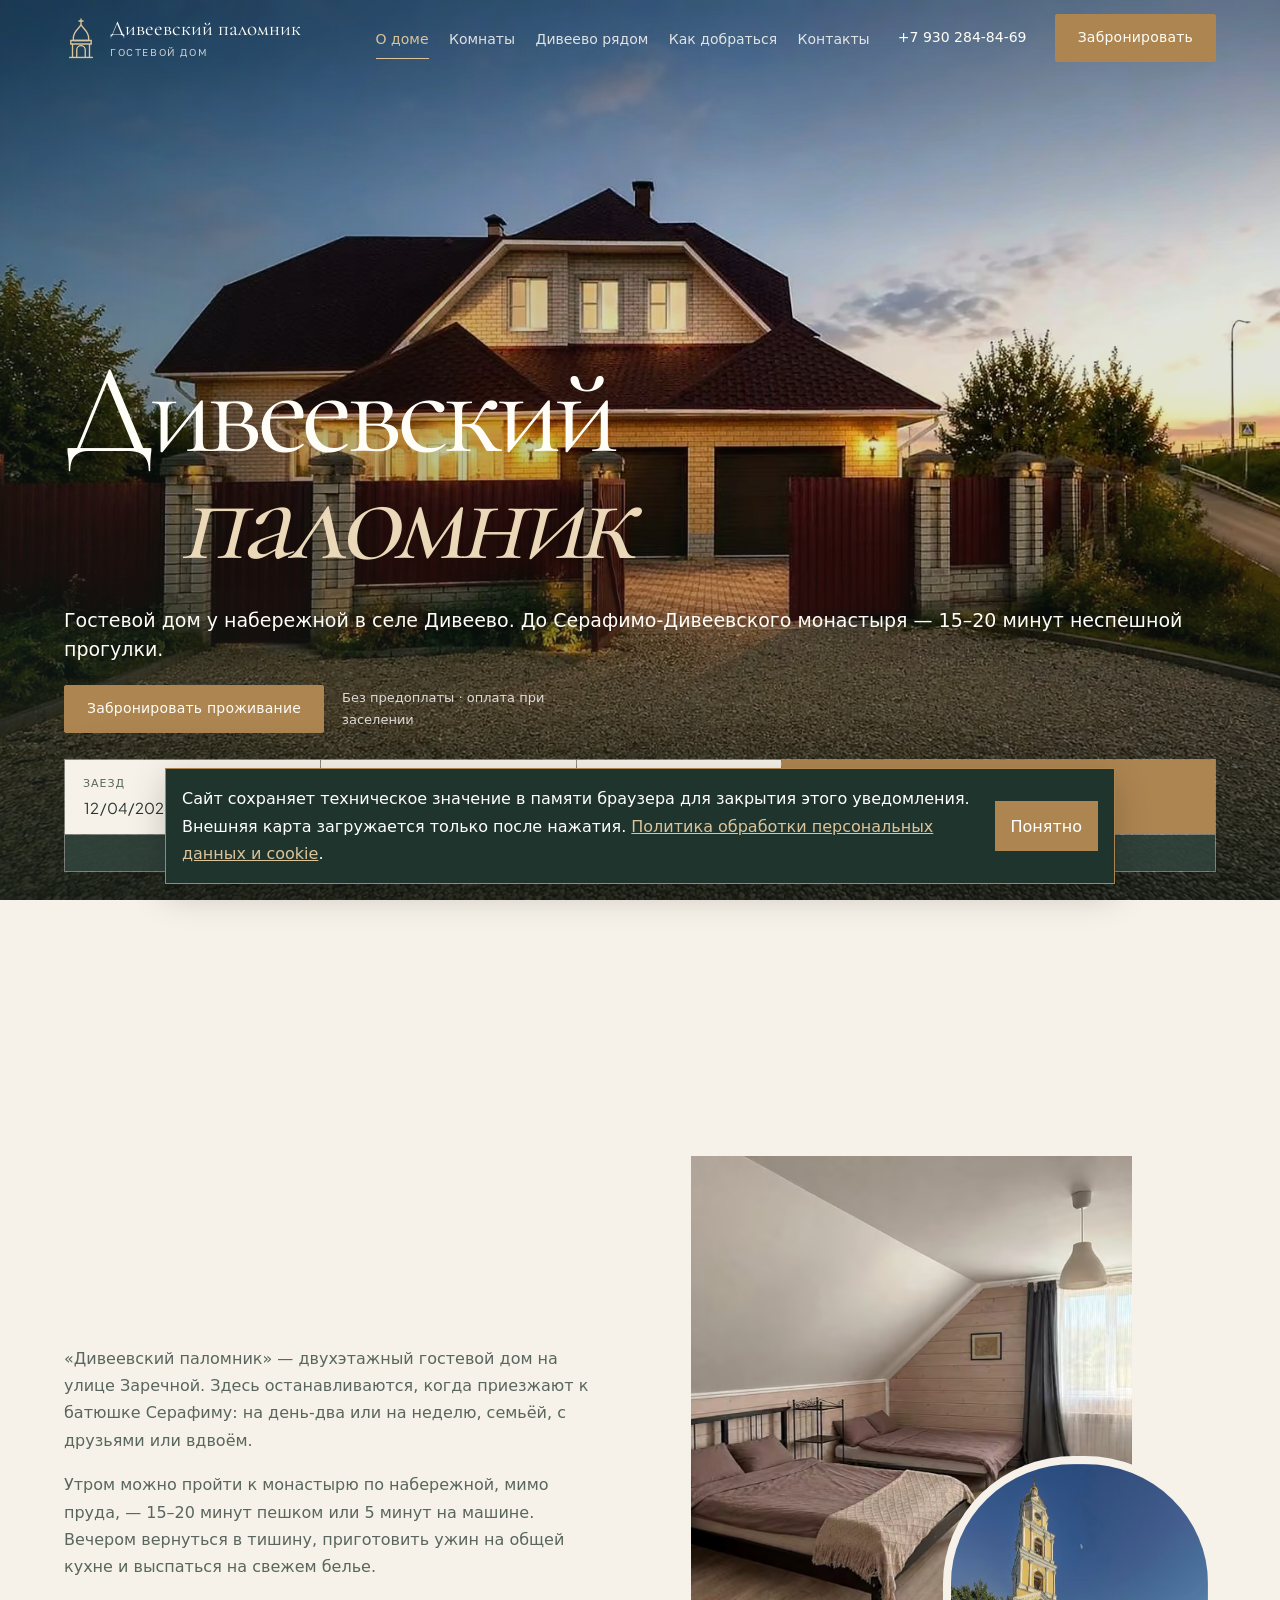
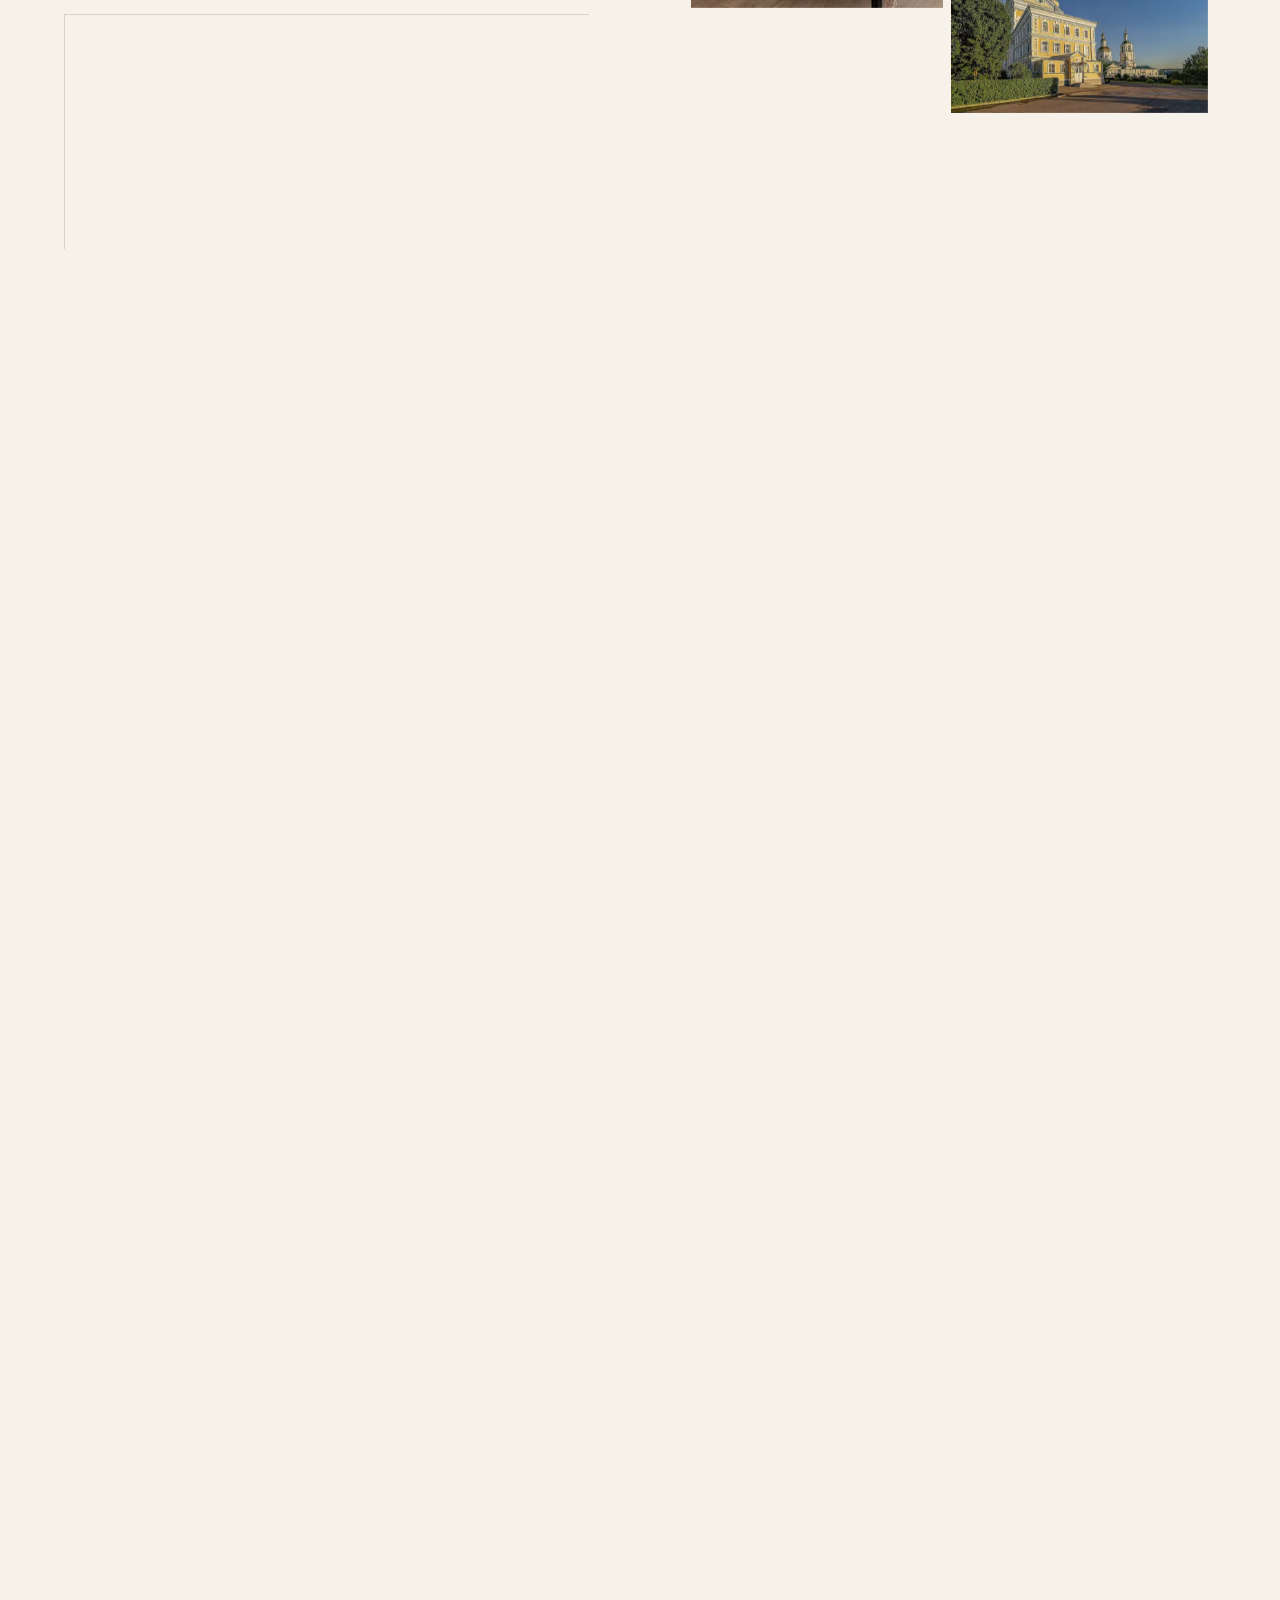
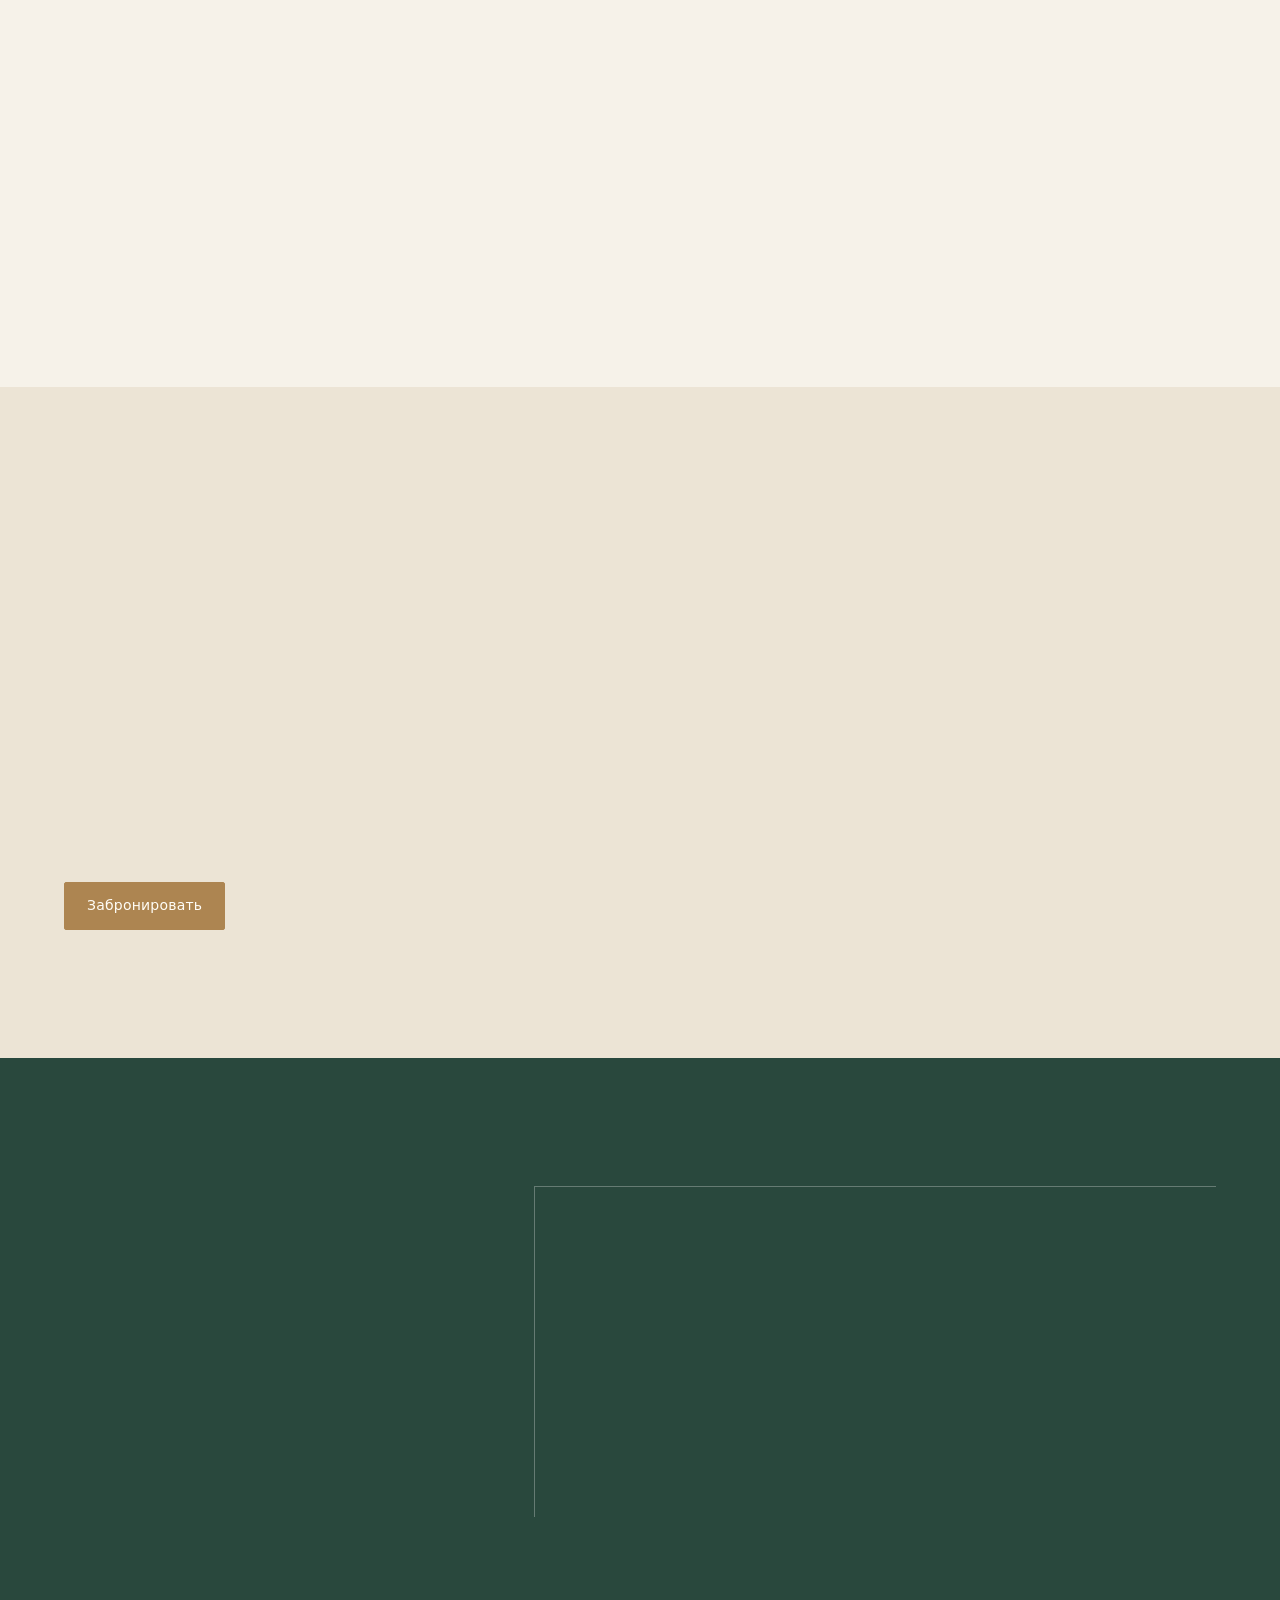
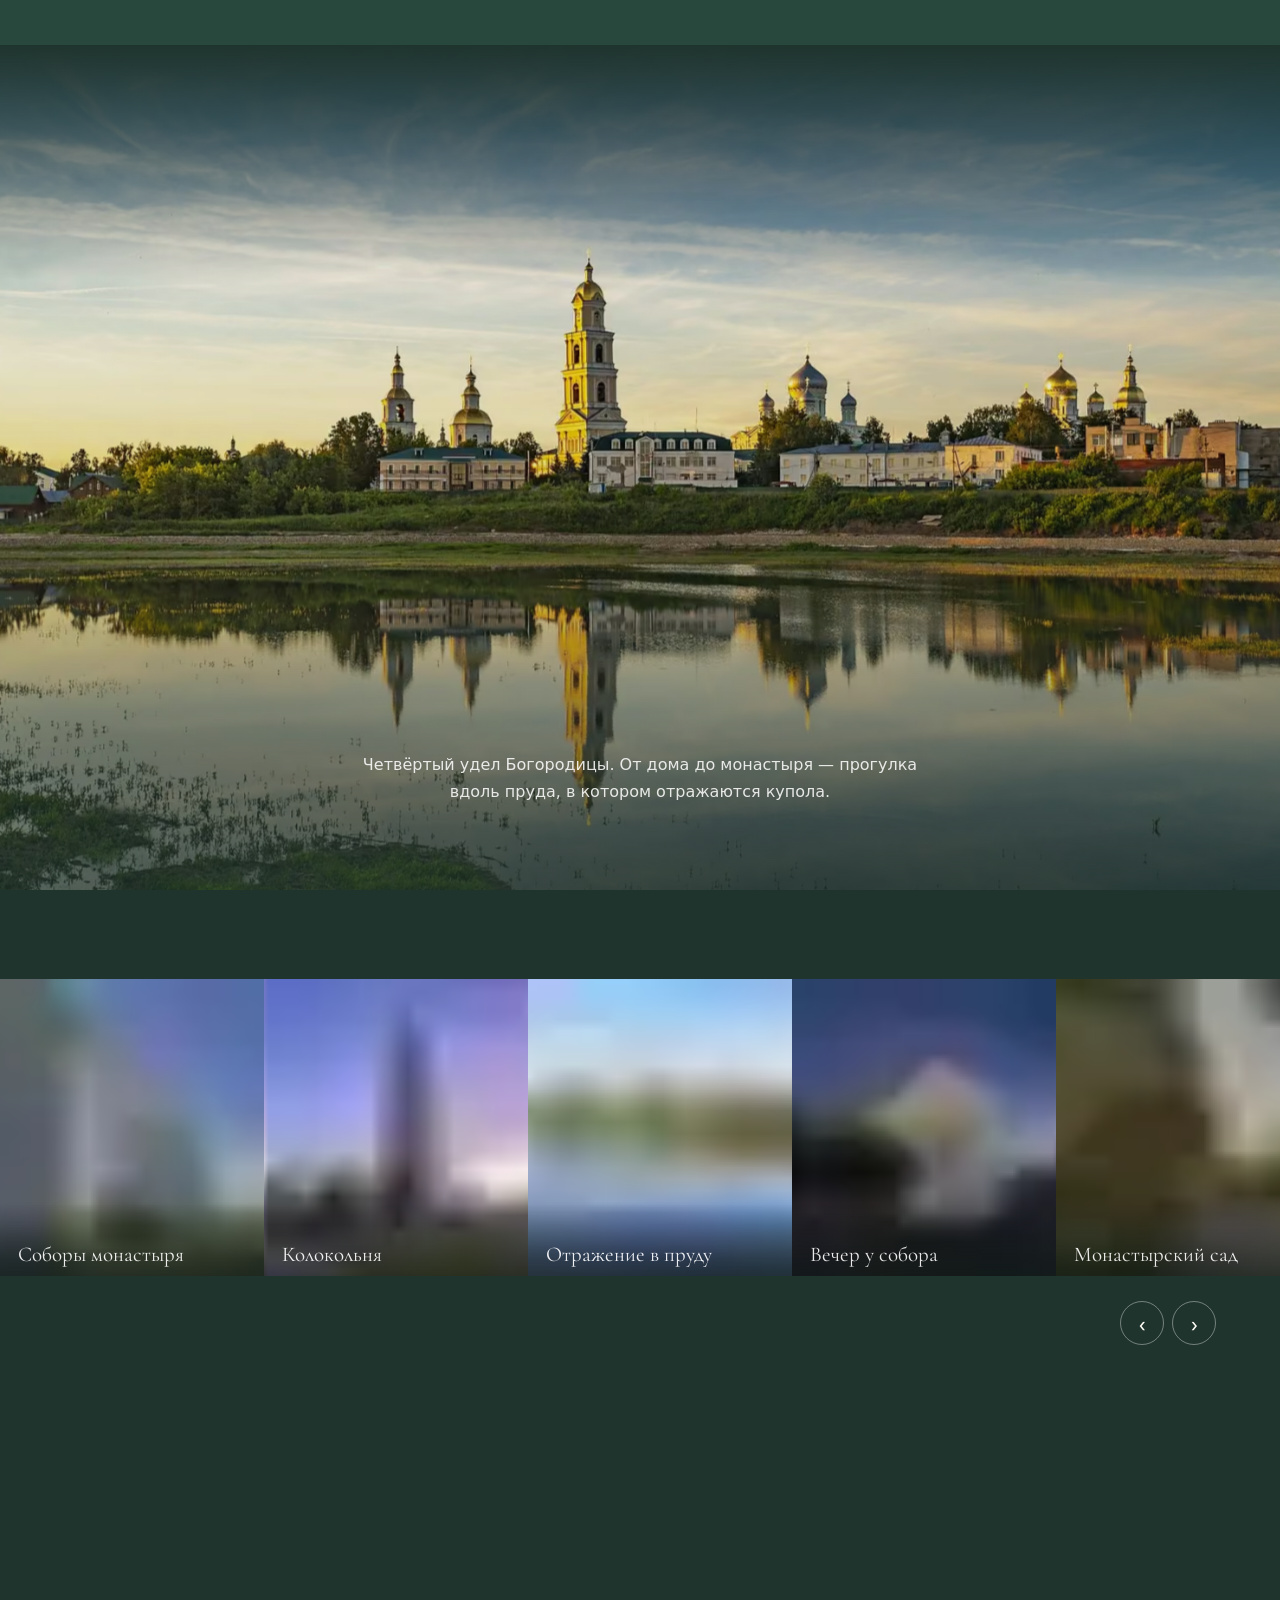
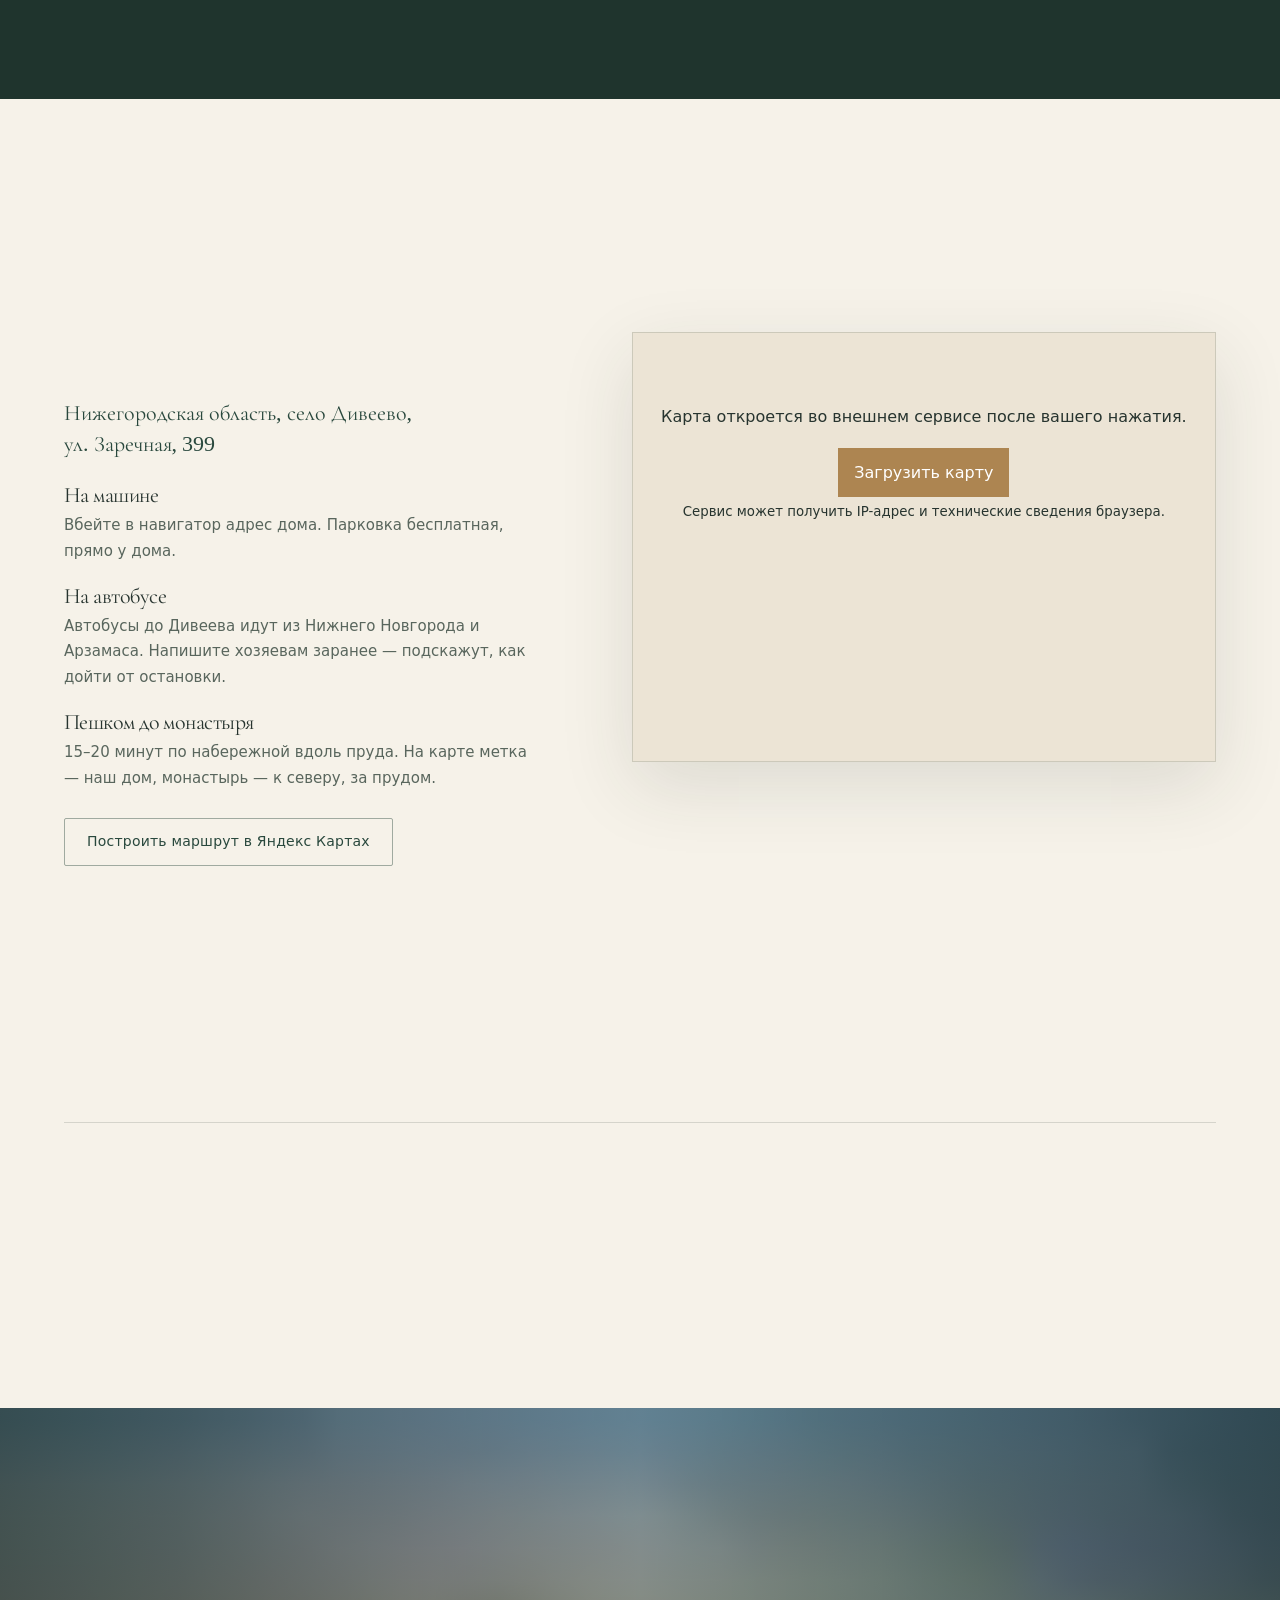
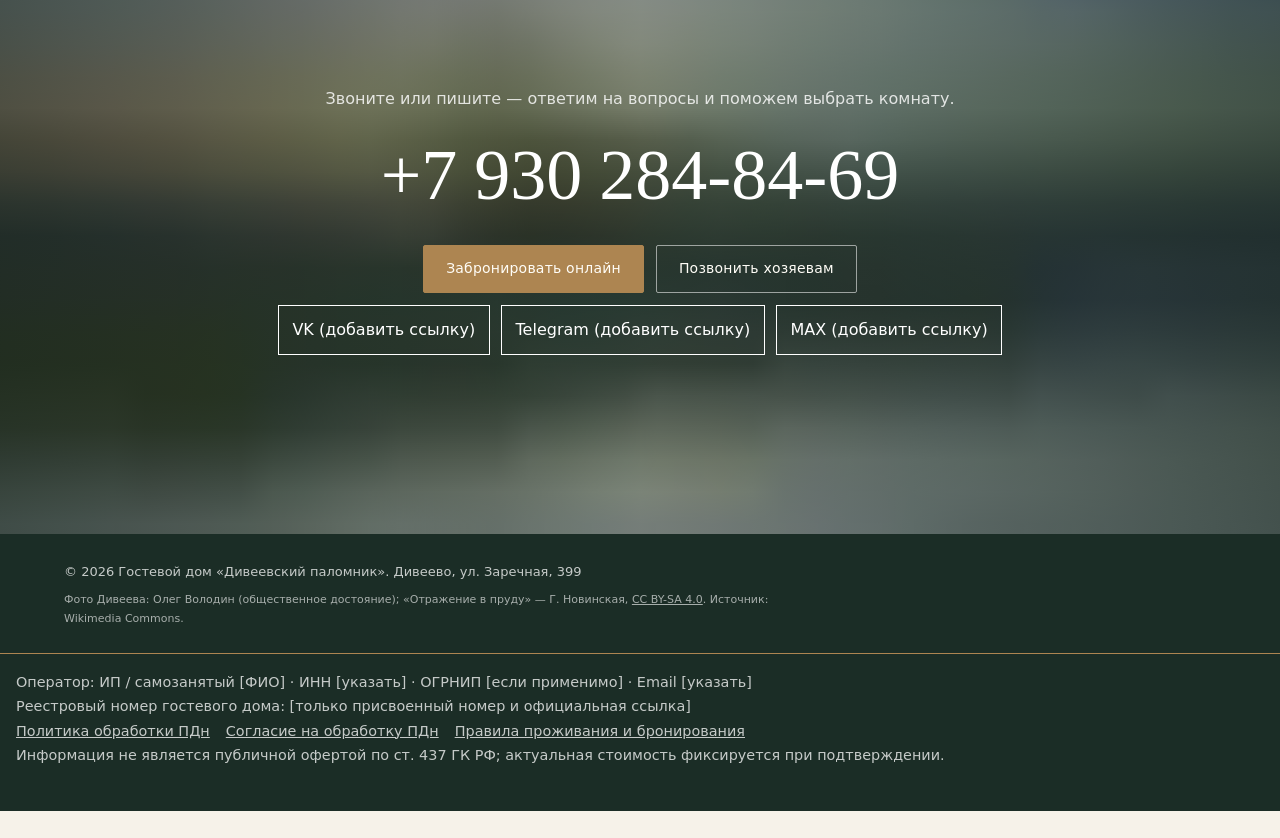
<file: redesign/index.html>
<!doctype html>
<html lang="ru">
<head>
<meta charset="utf-8">
<meta name="viewport" content="width=device-width, initial-scale=1">
<title>Дивеевский паломник — гостевой дом в Дивеево</title>
<meta name="description" content="Гостевой дом «Дивеевский паломник» в селе Дивеево: четыре комнаты с собственным санузлом, общая кухня, парковка. 15–20 минут пешком по набережной до Серафимо-Дивеевского монастыря. Онлайн-бронирование без предоплаты.">
<meta property="og:title" content="Дивеевский паломник — гостевой дом в Дивеево">
<meta property="og:description" content="Четыре комнаты в 15 минутах пешком от монастыря. Бронирование онлайн без предоплаты.">
<meta property="og:image" content="https://makariy1997.github.io/diveevskii_palomnik/img/og.jpg">
<meta property="og:url" content="https://makariy1997.github.io/diveevskii_palomnik/redesign/">
<link rel="canonical" href="https://makariy1997.github.io/diveevskii_palomnik/redesign/">
<meta property="og:type" content="website">
<meta name="theme-color" content="#1d2b33">
<meta http-equiv="Content-Security-Policy" content="default-src 'self'; script-src 'self'; style-src 'self'; img-src 'self' data:; font-src 'self'; frame-src https://www.openstreetmap.org; connect-src 'self'; base-uri 'self'; form-action 'self'; object-src 'none'">
<meta name="referrer" content="strict-origin-when-cross-origin">
<link rel="icon" href="../img/favicon.svg" type="image/svg+xml">
<link rel="stylesheet" href="../fonts/fonts.css?v=20261030-redesign">

<link rel="stylesheet" href="styles.css?v=20261030-redesign">
<link rel="stylesheet" href="../legal.css"><link rel="stylesheet" href="../fonts/fonts.css"></head>
<body>

<a class="skip" href="#main">К содержанию</a>

<header class="top" data-top>
  <div class="top__in">
    <a class="brand" href="#" aria-label="Дивеевский паломник — на главную">
      <svg class="brand__mark" viewBox="0 0 40 48" aria-hidden="true"><use href="#dome"/></svg>
      <span class="brand__name" translate="no">Дивеевский паломник<small>гостевой дом</small></span>
    </a>
    <nav class="nav" aria-label="Разделы">
      <a href="#dom">О доме</a>
      <a href="#komnaty">Комнаты</a>
      <a href="#diveevo">Дивеево рядом</a>
      <a href="#doroga">Как добраться</a>
      <a href="#kontakty">Контакты</a>
    </nav>
    <a class="top__phone" href="tel:+79302848469">+7 930 284-84-69</a>
    <a class="btn btn--gold top__cta" href="booking.html">Забронировать</a>
    <button class="burger" type="button" aria-label="Открыть меню" aria-expanded="false" aria-controls="menu" data-burger><span></span><span></span></button>
  </div>
  <div class="menu" id="menu" hidden data-menu>
    <a href="#dom">О доме</a>
    <a href="#komnaty">Комнаты</a>
    <a href="#diveevo">Дивеево рядом</a>
    <a href="#doroga">Как добраться</a>
    <a href="#kontakty">Контакты</a>
    <a class="menu__phone" href="tel:+79302848469">+7 930 284-84-69</a>
  </div>
</header>

<main id="main">

<section class="hero" aria-labelledby="hero-title">
  <div class="hero__media" aria-hidden="true">
    <picture>
      <source type="image/avif" srcset="img/optimized/hero-800.avif 800w, img/optimized/hero-1600.avif 1600w, img/optimized/hero-2560.avif 2560w" sizes="100vw">
      <source type="image/webp" srcset="img/optimized/hero-800.webp 800w, img/optimized/hero-1600.webp 1600w, img/optimized/hero-2560.webp 2560w" sizes="100vw">
      <img src="../img/hero-1600.jpg" srcset="../img/hero-1600.jpg 1600w" sizes="100vw" alt="" width="2560" height="1706" fetchpriority="high">
    </picture>
  </div>
  <div class="hero__shade" aria-hidden="true"></div>

  <div class="hero__body">
    <h1 class="hero__title" id="hero-title">
      <span class="hero__line">Дивеевский</span>
      <span class="hero__line">паломник</span>
    </h1>
  </div>

  <p class="hero__lead">Гостевой дом у набережной в селе Дивеево. До Серафимо-Дивеевского монастыря — 15–20&nbsp;минут неспешной прогулки.</p>

  <div class="hero__direct"><a class="btn btn--gold" href="booking.html">Забронировать проживание</a><span class="hero__direct-note">Без предоплаты · оплата при заселении</span></div>

  <form class="search" action="booking.html" method="get" data-search>
    <label class="search__field">
      <span>Заезд</span>
      <input type="date" name="from" autocomplete="off" required data-from>
    </label>
    <label class="search__field">
      <span>Выезд</span>
      <input type="date" name="to" autocomplete="off" required data-to>
    </label>
    <div class="search__field search__field--guests">
      <span id="guests-label">Гостей</span>
      <div class="stepper" role="group" aria-labelledby="guests-label">
        <button type="button" aria-label="Меньше гостей" data-step="-1">−</button>
        <output data-guests aria-live="polite">2</output>
        <button type="button" aria-label="Больше гостей" data-step="1">+</button>
      </div>
    </div>
    <button class="btn btn--gold search__go" type="submit">Показать свободные комнаты</button>
    <p class="search__note">Без предоплаты: оплата при заселении</p>
  </form>
</section>

<section class="about" id="dom" aria-labelledby="about-title">
  <div class="wrap about__grid">
    <div class="about__text">
      <h2 id="about-title">Дом, где отдыхают после дороги и молитвы</h2>
      <p>«Дивеевский паломник» — двухэтажный гостевой дом на улице Заречной. Здесь останавливаются, когда приезжают к батюшке Серафиму: на день-два или на неделю, семьёй, с друзьями или вдвоём.</p>
      <p>Утром можно пройти к монастырю по набережной, мимо пруда, — 15–20 минут пешком или 5 минут на машине. Вечером вернуться в тишину, приготовить ужин на общей кухне и выспаться на свежем белье.</p>
      <ul class="facts">
        <li><svg aria-hidden="true"><use href="#i-bed"/></svg>Четыре комнаты на 2 и 4 гостя</li>
        <li><svg aria-hidden="true"><use href="#i-bath"/></svg>У каждой комнаты свой санузел с душем</li>
        <li><svg aria-hidden="true"><use href="#i-pot"/></svg>Просторная кухня на первом этаже</li>
        <li><svg aria-hidden="true"><use href="#i-car"/></svg>Бесплатная парковка у дома</li>
        <li><svg aria-hidden="true"><use href="#i-wifi"/></svg>Wi-Fi во всём доме</li>
        <li><svg aria-hidden="true"><use href="#i-wash"/></svg>Стиральная и сушильная машины, утюг</li>
      </ul>
    </div>
    <figure class="about__photos">
      <picture class="about__p1 responsive-picture" style="--lqip:url('img/optimized/room2-1-lqip.webp')"><source type="image/avif" srcset="img/optimized/room2-1-800.avif 800w" sizes="(max-width: 700px) 100vw, 50vw"><source type="image/webp" srcset="img/optimized/room2-1-800.webp 800w" sizes="(max-width: 700px) 100vw, 50vw"><img  src="../img/room2-1.jpg" alt="Четырёхместная комната под скатом крыши: кровать и диван" loading="lazy" width="1200" height="900" data-parallax=".055"></picture>
      <picture class="about__p2 responsive-picture" style="--lqip:url('img/optimized/tower-lqip.webp')"><source type="image/avif" srcset="img/optimized/tower-800.avif 800w, img/optimized/tower-1600.avif 1600w" sizes="(max-width: 700px) 100vw, 50vw"><source type="image/webp" srcset="img/optimized/tower-800.webp 800w, img/optimized/tower-1600.webp 1600w" sizes="(max-width: 700px) 100vw, 50vw"><img  src="../img/tower.jpg" alt="Колокольня Дивеевского монастыря" loading="lazy" width="1600" height="1443" data-parallax=".055"></picture>
    </figure>
  </div>
</section>

<section class="rooms" id="komnaty" aria-labelledby="rooms-title">
  <div class="wrap">
    <div class="section-head">
      <h2 id="rooms-title">Комнаты</h2>
      <p>Цены за комнату за ночь, а не за человека. Питание не входит — на кухне есть всё, чтобы готовить самим.</p>
    </div>
    <div class="rooms__list" data-rooms></div>
  </div>
</section>

<section class="steps" aria-labelledby="steps-title">
  <div class="wrap">
    <h2 id="steps-title">Как забронировать</h2>
    <ol class="steps__list">
      <li><h3>Выберите даты</h3><p>Нажмите «Забронировать» и укажите, когда приедете и сколько вас.</p></li>
      <li><h3>Выберите комнату</h3><p>Оставьте данные для связи — хозяева подтвердят наличие комнаты, даты и актуальную цену.</p></li>
      <li><h3>Приезжайте</h3><p>Хозяева подтвердят бронь после согласования. Предоплата не нужна — оплата при заселении.</p></li>
    </ol>
    <a class="btn btn--gold" href="booking.html">Забронировать</a>
  </div>
</section>

<section class="kitchen" aria-labelledby="kitchen-title">
  <div class="wrap kitchen__grid">
    <h2 id="kitchen-title">Что есть в доме для всех</h2>
    <dl class="kitchen__list">
      <div><dt><svg aria-hidden="true"><use href="#i-pot"/></svg>Кухня</dt><dd>Плита с духовкой, микроволновка, холодильник, чайник, посуда и приборы, обеденный стол. Чай и кофе.</dd></div>
      <div><dt><svg aria-hidden="true"><use href="#i-wash"/></svg>Стирка</dt><dd>Стиральная и сушильная машины — скажите хозяевам. Утюг и гладильная доска на этаже.</dd></div>
      <div><dt><svg aria-hidden="true"><use href="#i-bed"/></svg>Сон</dt><dd>Плотные шторы, обогреватель, москитные сетки, свежее бельё и полотенца, тапочки.</dd></div>
      <div><dt><svg aria-hidden="true"><use href="#i-car"/></svg>Машина</dt><dd>Открытая парковка рядом с домом, бесплатно.</dd></div>
    </dl>
  </div>
</section>

<section class="place" id="diveevo" aria-labelledby="place-title">
  <div class="pond" data-pond>
    <picture class="pond__img responsive-picture" style="--lqip:url('img/optimized/pond-lqip.webp')"><source type="image/avif" srcset="img/optimized/pond-800.avif 800w, img/optimized/pond-1600.avif 1600w" sizes="100vw"><source type="image/webp" srcset="img/optimized/pond-800.webp 800w, img/optimized/pond-1600.webp 1600w" sizes="100vw"><img  src="../img/pond.jpg" alt="Дивеевский монастырь над прудом на закате" loading="lazy" width="2400" height="1493" data-parallax=".055"></picture>
    <div class="pond__shade" aria-hidden="true"></div>
    <div class="pond__body">
      <h2 class="pond__title" id="place-title">Дивеево рядом</h2>
      <div class="pond__reflect" aria-hidden="true">Дивеево рядом</div>
      <p>Четвёртый удел Богородицы. От дома до монастыря — прогулка вдоль пруда, в котором отражаются купола.</p>
    </div>
  </div>
  <div class="strip" data-strip tabindex="0" aria-label="Фотографии Дивеева">
    <figure><picture class="responsive-picture" style="--lqip:url('img/optimized/place-1-lqip.webp')"><source type="image/avif" srcset="img/optimized/place-1-800.avif 800w, img/optimized/place-1-1600.avif 1600w" sizes="(max-width: 700px) 100vw, 50vw"><source type="image/webp" srcset="img/optimized/place-1-800.webp 800w, img/optimized/place-1-1600.webp 1600w" sizes="(max-width: 700px) 100vw, 50vw"><img  src="../img/place-1.jpg" alt="Соборы Дивеевского монастыря" loading="lazy" width="1600" height="1053"></picture><figcaption>Соборы монастыря</figcaption></figure>
    <figure><picture class="responsive-picture" style="--lqip:url('img/optimized/place-3-lqip.webp')"><source type="image/avif" srcset="img/optimized/place-3-800.avif 800w, img/optimized/place-3-1600.avif 1600w" sizes="(max-width: 700px) 100vw, 50vw"><source type="image/webp" srcset="img/optimized/place-3-800.webp 800w, img/optimized/place-3-1600.webp 1600w" sizes="(max-width: 700px) 100vw, 50vw"><img  src="../img/place-3.jpg" alt="Колокольня монастыря на фоне розового неба" loading="lazy" width="1600" height="1361"></picture><figcaption>Колокольня</figcaption></figure>
    <figure><picture class="responsive-picture" style="--lqip:url('img/optimized/place-4-lqip.webp')"><source type="image/avif" srcset="img/optimized/place-4-800.avif 800w, img/optimized/place-4-1600.avif 1600w" sizes="(max-width: 700px) 100vw, 50vw"><source type="image/webp" srcset="img/optimized/place-4-800.webp 800w, img/optimized/place-4-1600.webp 1600w" sizes="(max-width: 700px) 100vw, 50vw"><img  src="../img/place-4.jpg" alt="Монастырь отражается в пруду" loading="lazy" width="1600" height="1047"></picture><figcaption>Отражение в пруду</figcaption></figure>
    <figure><picture class="responsive-picture" style="--lqip:url('img/optimized/place-5-lqip.webp')"><source type="image/avif" srcset="img/optimized/place-5-800.avif 800w, img/optimized/place-5-1600.avif 1600w" sizes="(max-width: 700px) 100vw, 50vw"><source type="image/webp" srcset="img/optimized/place-5-800.webp 800w, img/optimized/place-5-1600.webp 1600w" sizes="(max-width: 700px) 100vw, 50vw"><img  src="../img/place-5.jpg" alt="Собор вечером, при луне" loading="lazy" width="1600" height="1217"></picture><figcaption>Вечер у собора</figcaption></figure>
    <figure><picture class="responsive-picture" style="--lqip:url('img/optimized/place-6-lqip.webp')"><source type="image/avif" srcset="img/optimized/place-6-800.avif 800w, img/optimized/place-6-1600.avif 1600w" sizes="(max-width: 700px) 100vw, 50vw"><source type="image/webp" srcset="img/optimized/place-6-800.webp 800w, img/optimized/place-6-1600.webp 1600w" sizes="(max-width: 700px) 100vw, 50vw"><img  src="../img/place-6.jpg" alt="Монастырский сад с деревянными крестами" loading="lazy" width="1600" height="1067"></picture><figcaption>Монастырский сад</figcaption></figure>
  </div>
  <div class="wrap strip-nav">
    <button type="button" aria-label="Предыдущие фото" data-strip-step="-1">‹</button>
    <button type="button" aria-label="Следующие фото" data-strip-step="1">›</button>
  </div>
  <div class="wrap place__cols">
    <div>
      <h3>Монастырь</h3>
      <p>Свято-Троицкий Серафимо-Дивеевский женский монастырь: мощи преподобного Серафима Саровского, Троицкий и Преображенский соборы, Святая Канавка.</p>
    </div>
    <div>
      <h3>Источники</h3>
      <p>В окрестностях — святые источники с купальнями: батюшки Серафима, Казанской иконы Божией Матери, Иверский. До ближних — несколько минут на машине.</p>
    </div>
    <div>
      <h3>Саров и окрестности</h3>
      <p>Хозяева подскажут, куда съездить, в какое время меньше людей и как спланировать день.</p>
    </div>
  </div>
</section>

<section class="road" id="doroga" aria-labelledby="road-title">
  <div class="wrap road__grid">
    <div class="road__text">
      <h2 id="road-title">Как добраться</h2>
      <p class="road__addr">Нижегородская область, село Дивеево, ул.&nbsp;Заречная,&nbsp;399</p>
      <h3>На машине</h3>
      <p>Вбейте в навигатор адрес дома. Парковка бесплатная, прямо у дома.</p>
      <h3>На автобусе</h3>
      <p>Автобусы до Дивеева идут из Нижнего Новгорода и Арзамаса. Напишите хозяевам заранее — подскажут, как дойти от остановки.</p>
      <h3>Пешком до монастыря</h3>
      <p>15–20 минут по набережной вдоль пруда. На карте метка — наш дом, монастырь — к северу, за прудом.</p>
      <a class="btn btn--line" href="https://yandex.ru/maps/?rtext=~55.02346%2C43.24528&amp;rtt=auto" target="_blank" rel="noopener">Построить маршрут в Яндекс Картах</a>
    </div>
    <div class="road__map">
      <div class="map-consent" data-src="https://www.openstreetmap.org/export/embed.html?bbox=43.2280%2C55.0190%2C43.2600%2C55.0460&amp;layer=mapnik&amp;marker=55.02346%2C43.24528" data-title="Дом на карте"><div><p>Карта откроется во внешнем сервисе после вашего нажатия.</p><button type="button">Загрузить карту</button><p><small>Сервис может получить IP-адрес и технические сведения браузера.</small></p></div></div>
    </div>
  </div>
</section>

<section class="rules" aria-labelledby="rules-title">
  <div class="wrap">
    <h2 id="rules-title">Порядок в доме</h2>
    <div class="rules__grid">
      <div><h3>Заезд и выезд</h3><p>Заезд с 14:00, выезд до 12:00. Ранний заезд — по договорённости, если комната свободна.</p></div>
      <div><h3>Оплата</h3><p>Предоплата не нужна: оплатите проживание при заселении после подтверждения условий.</p></div>
      <div><h3>Тишина</h3><p>Дом для отдыха паломников. Просим не шуметь после 22:00 и не курить в доме.</p></div>
      <div><h3>Дети</h3><p>С детьми — пожалуйста. Четырёхместные комнаты с диваном удобны для семьи.</p></div>
    </div>
  </div>
</section>

<section class="contact" id="kontakty" aria-labelledby="contact-title">
  <div class="contact__media" aria-hidden="true"><picture class="responsive-picture" style="--lqip:url('img/optimized/evening-lqip.webp')"><source type="image/avif" srcset="img/optimized/evening-800.avif 800w, img/optimized/evening-1600.avif 1600w" sizes="100vw"><source type="image/webp" srcset="img/optimized/evening-800.webp 800w, img/optimized/evening-1600.webp 1600w" sizes="100vw"><img  src="../img/evening.jpg" alt="" loading="lazy" width="1600" height="1071"></picture></div>
  <div class="wrap contact__body">
    <h2 id="contact-title">Ждём вас в Дивеево</h2>
    <p>Звоните или пишите — ответим на вопросы и поможем выбрать комнату.</p>
    <a class="contact__phone" href="tel:+79302848469">+7 930 284-84-69</a>
    <div class="contact__links">
      <a class="btn btn--gold" href="booking.html">Забронировать онлайн</a>
      <a class="btn btn--ghost" href="tel:+79302848469">Позвонить хозяевам</a>
      <span class="legal-social"><a href="https://vk.com/" target="_blank" rel="noopener noreferrer">VK (добавить ссылку)</a><a href="https://t.me/" target="_blank" rel="noopener noreferrer">Telegram (добавить ссылку)</a><a href="https://max.ru/" target="_blank" rel="noopener noreferrer">MAX (добавить ссылку)</a></span>
    </div>
  </div>
</section>

</main>

<footer class="foot">
  <div class="wrap foot__in">
    <p>© <span data-year>2026</span> Гостевой дом «Дивеевский паломник». Дивеево, ул. Заречная, 399</p>
    <p class="foot__credits">Фото Дивеева: Олег Володин (общественное достояние); «Отражение в пруду» — Г. Новинская, <a href="https://creativecommons.org/licenses/by-sa/4.0/deed.ru" target="_blank" rel="noopener">CC BY-SA 4.0</a>. Источник: Wikimedia Commons.</p>
  </div>
<div class="legal-links"><p>Оператор: ИП / самозанятый [ФИО] · ИНН [указать] · ОГРНИП [если применимо] · Email [указать]</p><p>Реестровый номер гостевого дома: [только присвоенный номер и официальная ссылка]</p><nav><a href="privacy.html">Политика обработки ПДн</a><a href="consent.html">Согласие на обработку ПДн</a><a href="offer.html">Правила проживания и бронирования</a></nav><p>Информация не является публичной офертой по ст. 437 ГК РФ; актуальная стоимость фиксируется при подтверждении.</p></div></footer>

<a class="float-book" href="booking.html" data-float>Забронировать</a>

<dialog class="lightbox" data-lightbox aria-label="Фото комнаты">
  <img alt="" data-lightbox-img>
  <button type="button" class="lightbox__close" aria-label="Закрыть" data-lightbox-close>×</button>
  <button type="button" class="lightbox__nav lightbox__nav--prev" aria-label="Предыдущее фото" data-lightbox-step="-1">‹</button>
  <button type="button" class="lightbox__nav lightbox__nav--next" aria-label="Следующее фото" data-lightbox-step="1">›</button>
</dialog>

<svg class="sprite" width="0" height="0" aria-hidden="true">
  <defs>
    <filter id="ripple" x="-5%" y="-20%" width="110%" height="140%">
      <feTurbulence type="fractalNoise" baseFrequency="0.008 0.09" numOctaves="2" seed="3" result="n" data-turb/>
      <feDisplacementMap in="SourceGraphic" in2="n" scale="9" xChannelSelector="R" yChannelSelector="G"/>
    </filter>
  </defs>
  <symbol id="dome" viewBox="0 0 40 48"><path d="M20 1v7M17 4h6M20 8c-2 5-9 8-9 16v3h18v-3c0-8-7-11-9-16Z" fill="none" stroke="currentColor" stroke-width="1.6" stroke-linejoin="round"/><path d="M8 27h24v4H8zM10 31v16M30 31v16M15 47v-9a5 5 0 0 1 10 0v9M6 47h28" fill="none" stroke="currentColor" stroke-width="1.6"/></symbol>
  <symbol id="i-bed" viewBox="0 0 24 24"><path d="M3 18V7M3 14h18v4M21 14v-2a3 3 0 0 0-3-3h-7v5M7 11.5a1.5 1.5 0 1 0 0-.01" fill="none" stroke="currentColor" stroke-width="1.5" stroke-linecap="round"/></symbol>
  <symbol id="i-bath" viewBox="0 0 24 24"><path d="M4 12h16v2a5 5 0 0 1-5 5H9a5 5 0 0 1-5-5v-2ZM6 12V6a2 2 0 0 1 4 0M7 19l-1 2M17 19l1 2" fill="none" stroke="currentColor" stroke-width="1.5" stroke-linecap="round"/></symbol>
  <symbol id="i-pot" viewBox="0 0 24 24"><path d="M5 10h14v6a4 4 0 0 1-4 4H9a4 4 0 0 1-4-4v-6ZM3 10h18M10 7h4M9 4c0 1 1 1 1 2M14 4c0 1 1 1 1 2" fill="none" stroke="currentColor" stroke-width="1.5" stroke-linecap="round"/></symbol>
  <symbol id="i-car" viewBox="0 0 24 24"><path d="M5 16v2M19 16v2M3 16v-4l2-5h14l2 5v4H3ZM3 12h18M7 14h1M16 14h1" fill="none" stroke="currentColor" stroke-width="1.5" stroke-linecap="round" stroke-linejoin="round"/></symbol>
  <symbol id="i-wifi" viewBox="0 0 24 24"><path d="M3 9a13 13 0 0 1 18 0M6 12.5a8.5 8.5 0 0 1 12 0M9 16a4 4 0 0 1 6 0M12 19.5h.01" fill="none" stroke="currentColor" stroke-width="1.5" stroke-linecap="round"/></symbol>
  <symbol id="i-wash" viewBox="0 0 24 24"><path d="M5 3h14v18H5zM5 7h14M8 5h.01M11 5h.01" fill="none" stroke="currentColor" stroke-width="1.5" stroke-linecap="round"/><circle cx="12" cy="14" r="4" fill="none" stroke="currentColor" stroke-width="1.5"/></symbol>
</svg>

<script src="../rooms.js?v=20261030-redesign"></script>
<script src="main.js?v=20261030-redesign"></script>
<script src="../legal.js" defer></script></body>
</html>
</file>
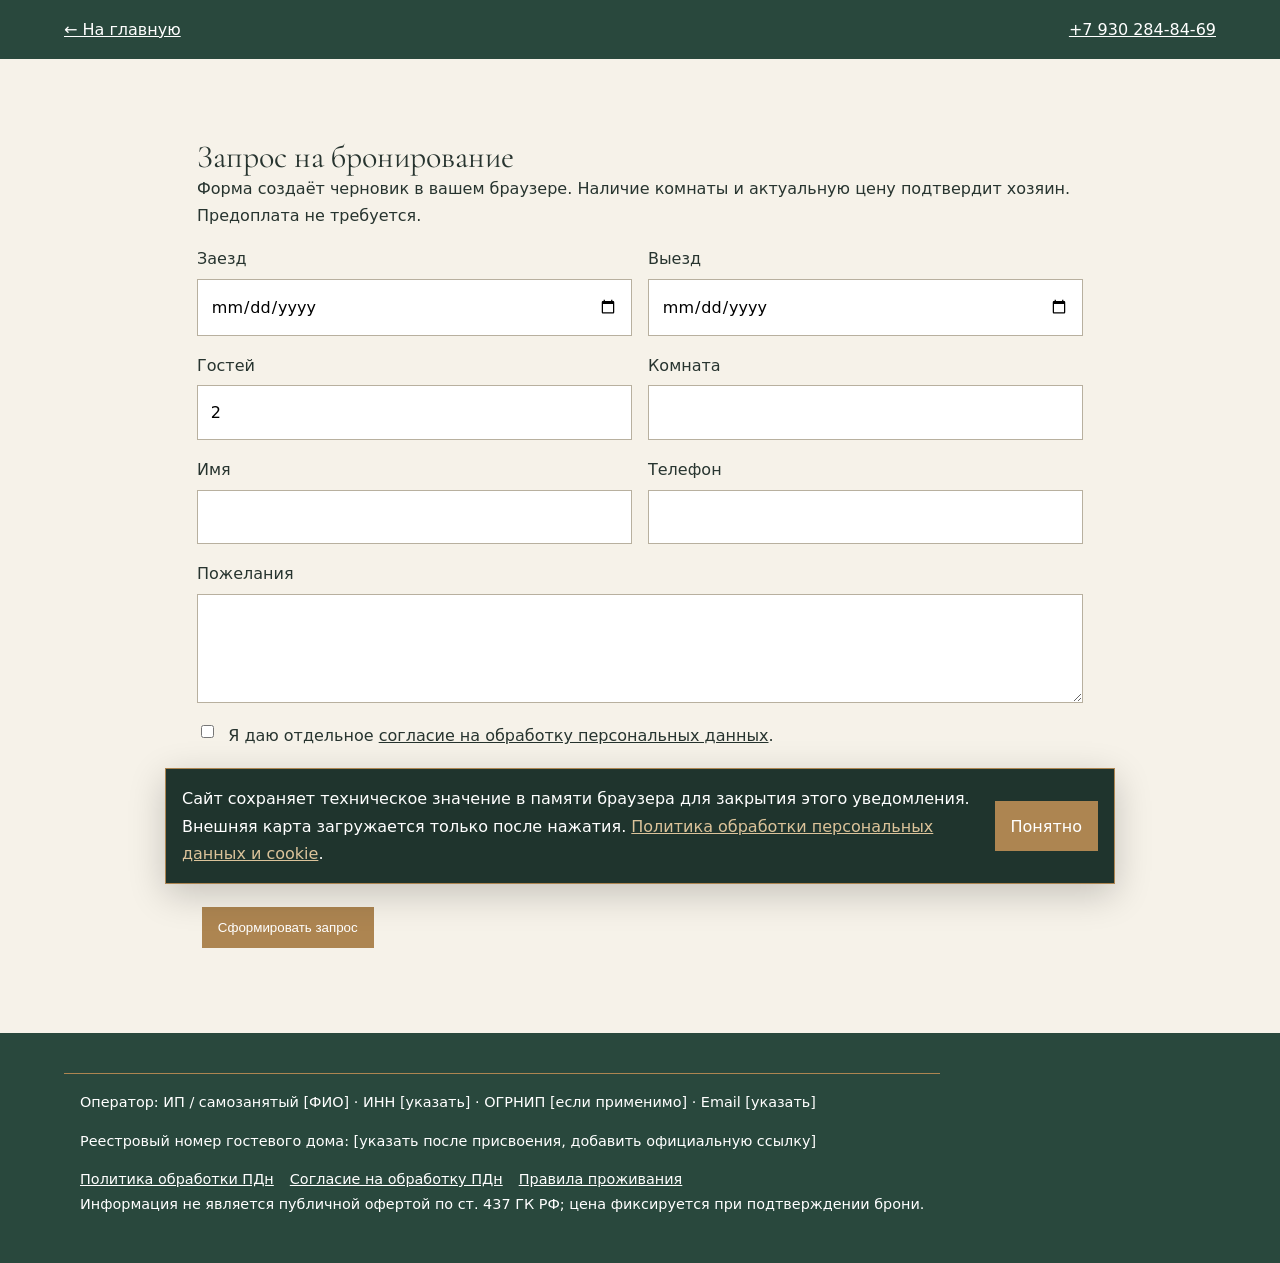
<file: booking.html>
<!doctype html><html lang="ru"><head><meta charset="utf-8"><meta name="viewport" content="width=device-width,initial-scale=1"><title>Запрос на бронирование — Дивеевский паломник</title><link rel="stylesheet" href="fonts/fonts.css"><link rel="stylesheet" href="styles.css"><link rel="stylesheet" href="legal.css"><link rel="stylesheet" href="booking-local.css"></head><body><header class="booking-local-head"><a href="index.html">← На главную</a><a href="tel:+79302848469">+7 930 284-84-69</a></header><main class="booking-local"><h1>Запрос на бронирование</h1><p>Форма создаёт черновик в вашем браузере. Наличие комнаты и актуальную цену подтвердит хозяин. Предоплата не требуется.</p><form id="booking-request"><div class="booking-grid"><label>Заезд<input type="date" name="checkin" required></label><label>Выезд<input type="date" name="checkout" required></label><label>Гостей<input type="number" name="guests" min="1" max="8" value="2" required></label><label>Комната<input name="room" required></label><label>Имя<input name="name" autocomplete="name" required></label><label>Телефон<input type="tel" name="phone" autocomplete="tel" required></label><label class="booking-wide">Пожелания<textarea name="comment" rows="3"></textarea></label></div><label class="consent-check"><input type="checkbox" name="consent" required><span>Я даю отдельное <a href="consent.html">согласие на обработку персональных данных</a>.</span></label><p>До отправки черновика ознакомьтесь с <a href="privacy.html">политикой обработки персональных данных</a> и <a href="offer.html">правилами проживания</a>.</p><p class="booking-disclosure">Переход во внешний мессенджер выполняется только по вашей инициативе. Не отправляйте данные в сервис, если не согласны с его условиями.</p><button type="submit">Сформировать запрос</button></form><section id="booking-result" hidden><h2>Черновик готов</h2><p>Отметка согласия и время созданы только в браузере и не поступают оператору через эту статическую страницу.</p><div class="booking-actions"><a href="tel:+79302848469">Позвонить</a><button id="copy-request" type="button">Скопировать текст</button><a href="https://t.me/" target="_blank" rel="noopener noreferrer">Telegram (найдите контакт)</a><a href="https://vk.com/" target="_blank" rel="noopener noreferrer">VK (найдите контакт)</a><a href="https://wa.me/79302848469" target="_blank" rel="noopener noreferrer">Перейти в WhatsApp (по инициативе гостя)</a></div></section></main><footer class="legal-foot"><div class="legal-links"><p>Оператор: ИП / самозанятый [ФИО] · ИНН [указать] · ОГРНИП [если применимо] · Email [указать]</p><p>Реестровый номер гостевого дома: [указать после присвоения, добавить официальную ссылку]</p><nav><a href="privacy.html">Политика обработки ПДн</a><a href="consent.html">Согласие на обработку ПДн</a><a href="offer.html">Правила проживания</a></nav><p>Информация не является публичной офертой по ст. 437 ГК РФ; цена фиксируется при подтверждении брони.</p></div></footer><script src="booking-local.js" defer></script><script src="legal.js" defer></script></body></html>
</file>
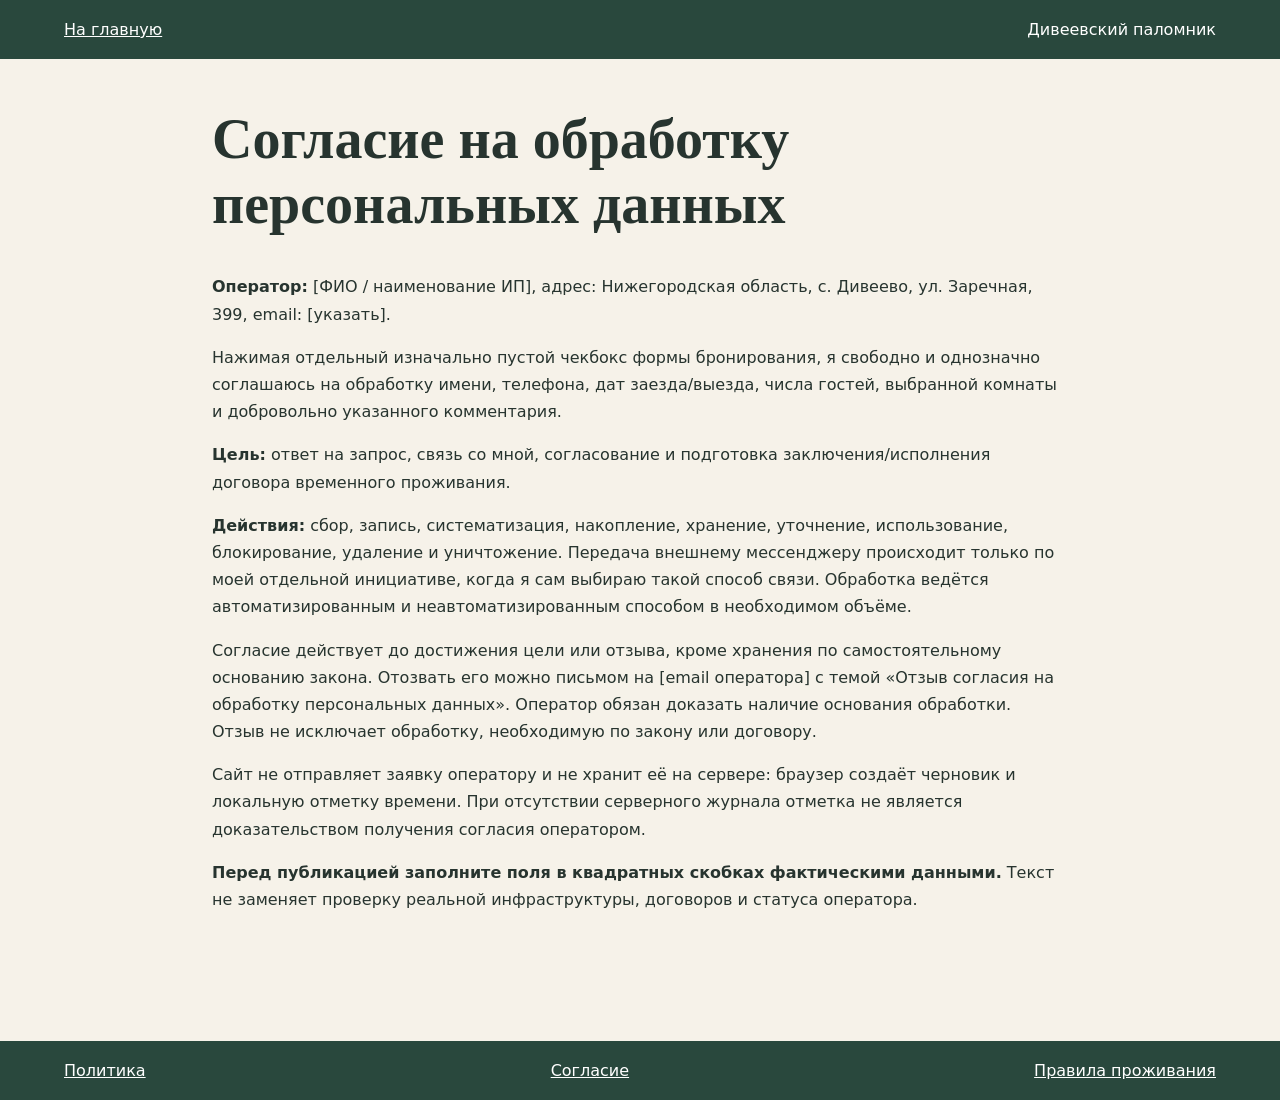
<file: consent.html>
<!doctype html><html lang="ru"><head><meta charset="utf-8"><meta name="viewport" content="width=device-width,initial-scale=1"><title>Согласие на обработку персональных данных — Дивеевский паломник</title><link rel="stylesheet" href="legal.css"><link rel="stylesheet" href="fonts/fonts.css"></head><body><header class="legal-head"><a href="index.html">На главную</a><span>Дивеевский паломник</span></header><main class="legal-page"><h1>Согласие на обработку персональных данных</h1><p><strong>Оператор:</strong> [ФИО / наименование ИП], адрес: Нижегородская область, с. Дивеево, ул. Заречная, 399, email: [указать].</p><p>Нажимая отдельный изначально пустой чекбокс формы бронирования, я свободно и однозначно соглашаюсь на обработку имени, телефона, дат заезда/выезда, числа гостей, выбранной комнаты и добровольно указанного комментария.</p><p><strong>Цель:</strong> ответ на запрос, связь со мной, согласование и подготовка заключения/исполнения договора временного проживания.</p><p><strong>Действия:</strong> сбор, запись, систематизация, накопление, хранение, уточнение, использование, блокирование, удаление и уничтожение. Передача внешнему мессенджеру происходит только по моей отдельной инициативе, когда я сам выбираю такой способ связи. Обработка ведётся автоматизированным и неавтоматизированным способом в необходимом объёме.</p><p>Согласие действует до достижения цели или отзыва, кроме хранения по самостоятельному основанию закона. Отозвать его можно письмом на [email оператора] с темой «Отзыв согласия на обработку персональных данных». Оператор обязан доказать наличие основания обработки. Отзыв не исключает обработку, необходимую по закону или договору.</p><p>Сайт не отправляет заявку оператору и не хранит её на сервере: браузер создаёт черновик и локальную отметку времени. При отсутствии серверного журнала отметка не является доказательством получения согласия оператором.</p><p><strong>Перед публикацией заполните поля в квадратных скобках фактическими данными.</strong> Текст не заменяет проверку реальной инфраструктуры, договоров и статуса оператора.</p></main><footer class="legal-foot"><a href="privacy.html">Политика</a><a href="consent.html">Согласие</a><a href="offer.html">Правила проживания</a></footer></body></html>
</file>
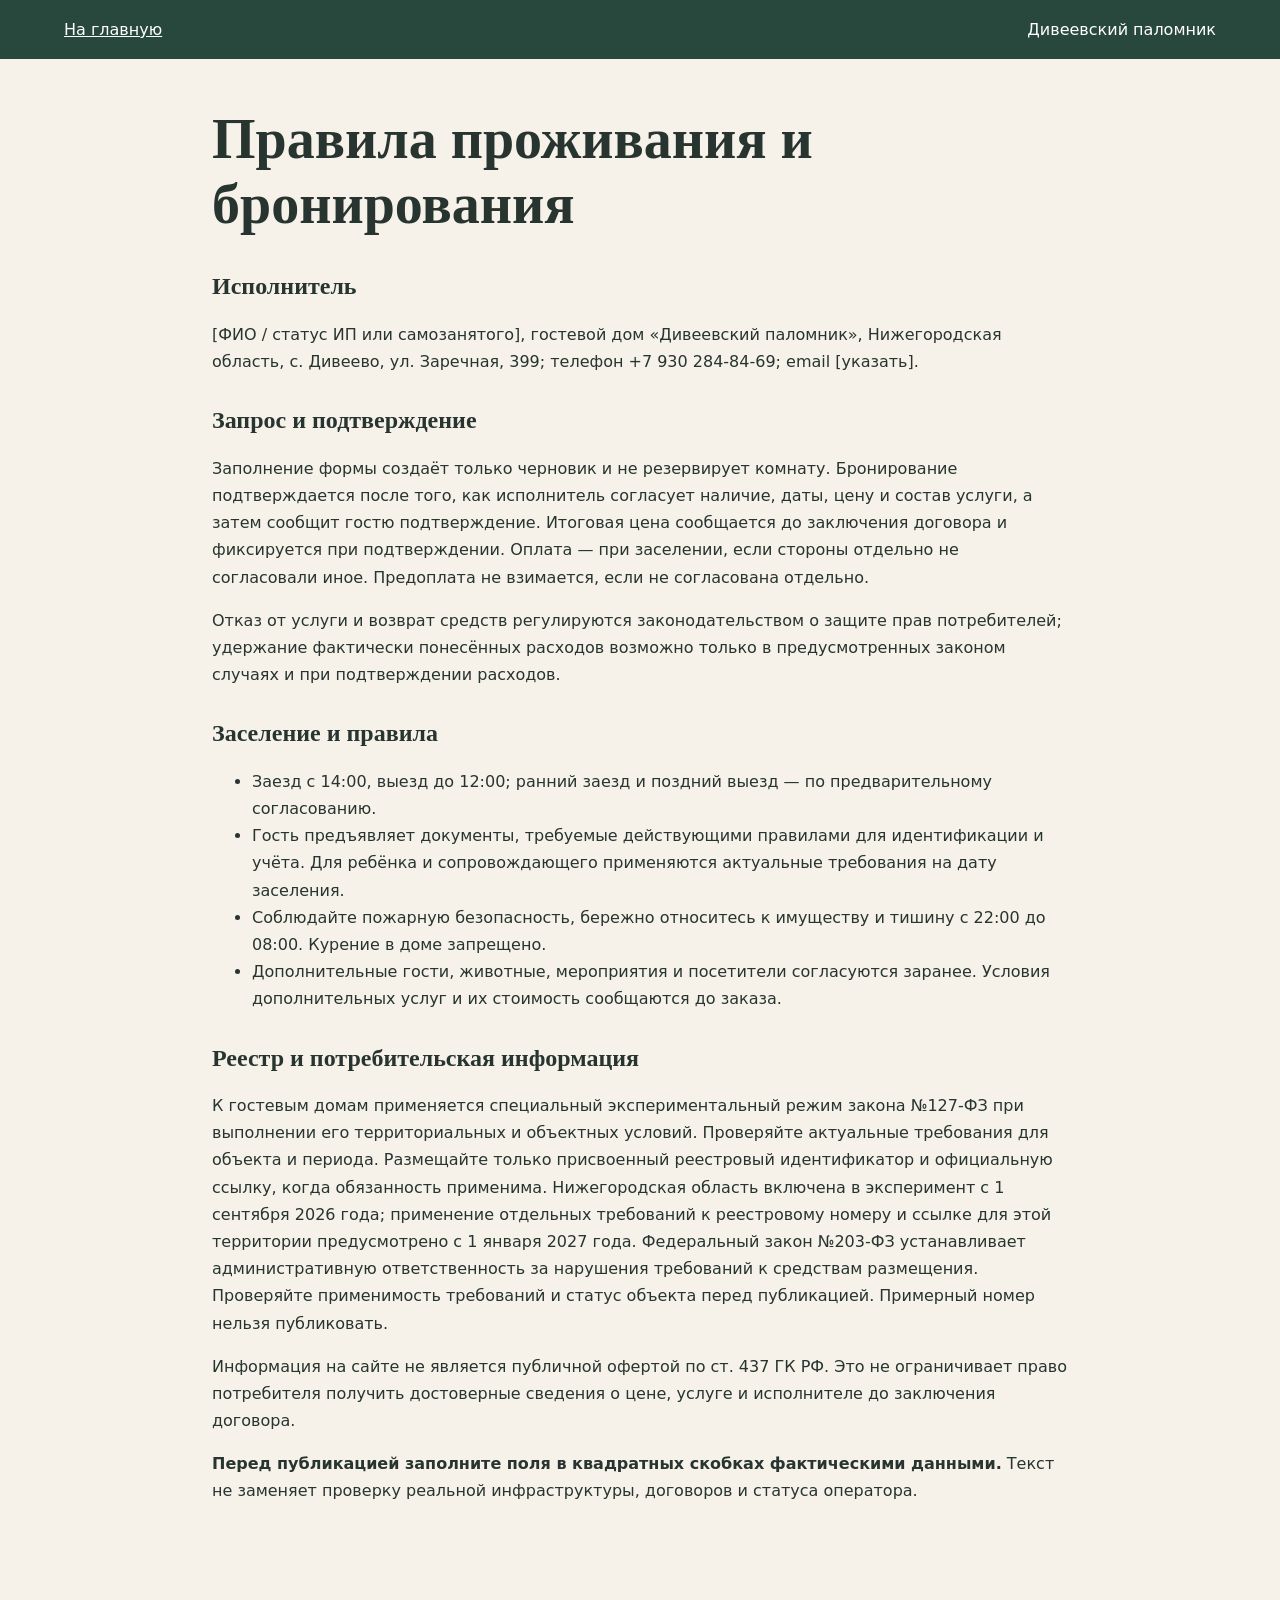
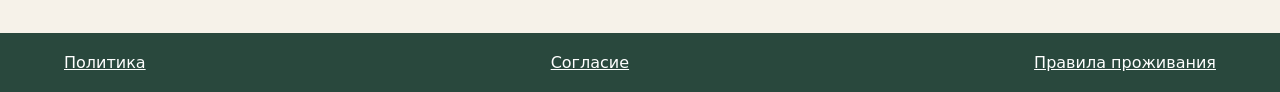
<file: offer.html>
<!doctype html><html lang="ru"><head><meta charset="utf-8"><meta name="viewport" content="width=device-width,initial-scale=1"><title>Правила проживания и бронирования — Дивеевский паломник</title><link rel="stylesheet" href="legal.css"><link rel="stylesheet" href="fonts/fonts.css"></head><body><header class="legal-head"><a href="index.html">На главную</a><span>Дивеевский паломник</span></header><main class="legal-page"><h1>Правила проживания и бронирования</h1><h2>Исполнитель</h2><p>[ФИО / статус ИП или самозанятого], гостевой дом «Дивеевский паломник», Нижегородская область, с. Дивеево, ул. Заречная, 399; телефон +7 930 284-84-69; email [указать].</p><h2>Запрос и подтверждение</h2><p>Заполнение формы создаёт только черновик и не резервирует комнату. Бронирование подтверждается после того, как исполнитель согласует наличие, даты, цену и состав услуги, а затем сообщит гостю подтверждение. Итоговая цена сообщается до заключения договора и фиксируется при подтверждении. Оплата — при заселении, если стороны отдельно не согласовали иное. Предоплата не взимается, если не согласована отдельно.</p><p>Отказ от услуги и возврат средств регулируются законодательством о защите прав потребителей; удержание фактически понесённых расходов возможно только в предусмотренных законом случаях и при подтверждении расходов.</p><h2>Заселение и правила</h2><ul><li>Заезд с 14:00, выезд до 12:00; ранний заезд и поздний выезд — по предварительному согласованию.</li><li>Гость предъявляет документы, требуемые действующими правилами для идентификации и учёта. Для ребёнка и сопровождающего применяются актуальные требования на дату заселения.</li><li>Соблюдайте пожарную безопасность, бережно относитесь к имуществу и тишину с 22:00 до 08:00. Курение в доме запрещено.</li><li>Дополнительные гости, животные, мероприятия и посетители согласуются заранее. Условия дополнительных услуг и их стоимость сообщаются до заказа.</li></ul><h2>Реестр и потребительская информация</h2><p>К гостевым домам применяется специальный экспериментальный режим закона №127-ФЗ при выполнении его территориальных и объектных условий. Проверяйте актуальные требования для объекта и периода. Размещайте только присвоенный реестровый идентификатор и официальную ссылку, когда обязанность применима. Нижегородская область включена в эксперимент с 1 сентября 2026 года; применение отдельных требований к реестровому номеру и ссылке для этой территории предусмотрено с 1 января 2027 года. Федеральный закон №203-ФЗ устанавливает административную ответственность за нарушения требований к средствам размещения. Проверяйте применимость требований и статус объекта перед публикацией. Примерный номер нельзя публиковать.</p><p>Информация на сайте не является публичной офертой по ст. 437 ГК РФ. Это не ограничивает право потребителя получить достоверные сведения о цене, услуге и исполнителе до заключения договора.</p><p><strong>Перед публикацией заполните поля в квадратных скобках фактическими данными.</strong> Текст не заменяет проверку реальной инфраструктуры, договоров и статуса оператора.</p></main><footer class="legal-foot"><a href="privacy.html">Политика</a><a href="consent.html">Согласие</a><a href="offer.html">Правила проживания</a></footer></body></html>
</file>
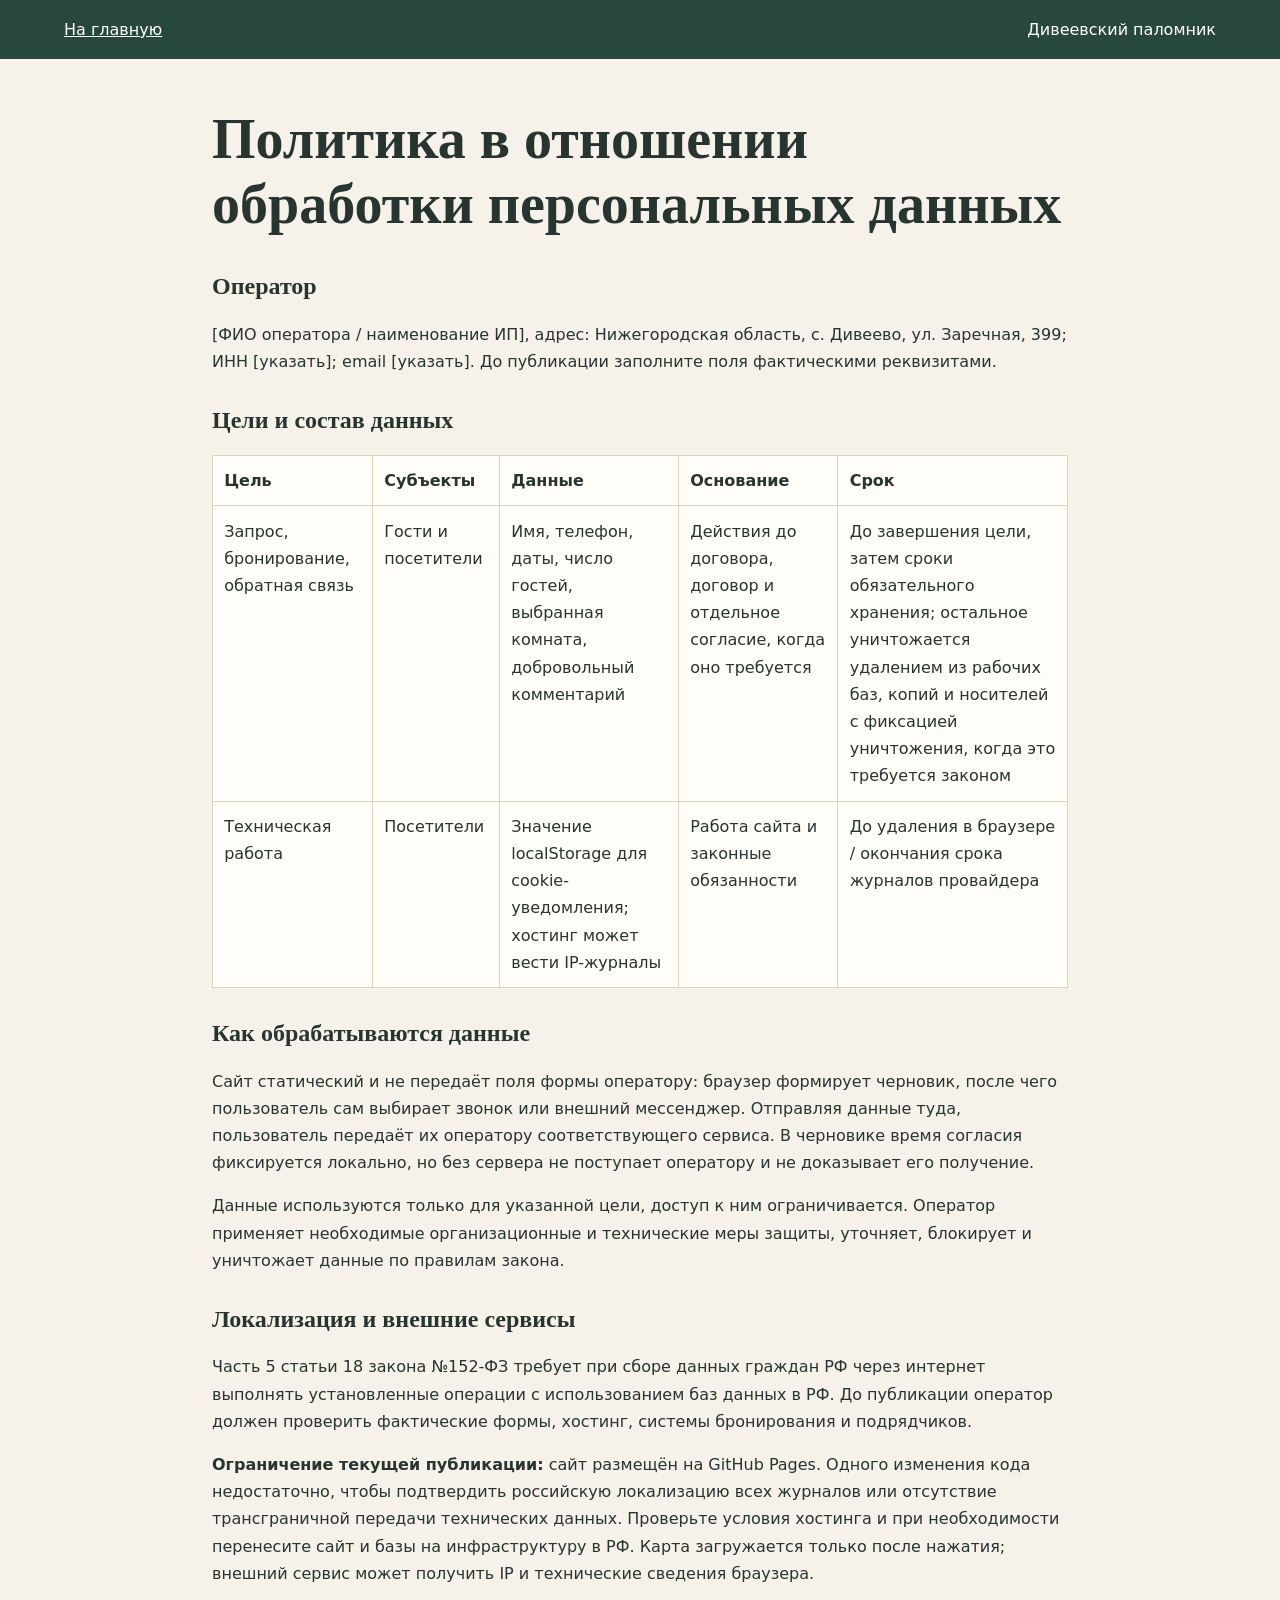
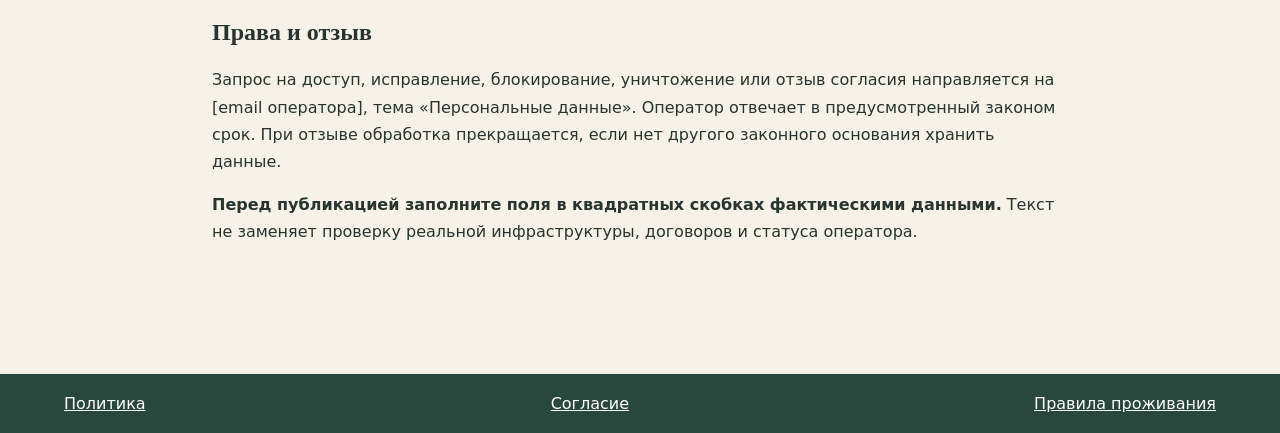
<file: privacy.html>
<!doctype html><html lang="ru"><head><meta charset="utf-8"><meta name="viewport" content="width=device-width,initial-scale=1"><title>Политика в отношении обработки персональных данных — Дивеевский паломник</title><link rel="stylesheet" href="legal.css"><link rel="stylesheet" href="fonts/fonts.css"></head><body><header class="legal-head"><a href="index.html">На главную</a><span>Дивеевский паломник</span></header><main class="legal-page"><h1>Политика в отношении обработки персональных данных</h1><h2>Оператор</h2><p>[ФИО оператора / наименование ИП], адрес: Нижегородская область, с. Дивеево, ул. Заречная, 399; ИНН [указать]; email [указать]. До публикации заполните поля фактическими реквизитами.</p><h2>Цели и состав данных</h2><div class="table-scroll"><table><tr><th>Цель</th><th>Субъекты</th><th>Данные</th><th>Основание</th><th>Срок</th></tr><tr><td>Запрос, бронирование, обратная связь</td><td>Гости и посетители</td><td>Имя, телефон, даты, число гостей, выбранная комната, добровольный комментарий</td><td>Действия до договора, договор и отдельное согласие, когда оно требуется</td><td>До завершения цели, затем сроки обязательного хранения; остальное уничтожается удалением из рабочих баз, копий и носителей с фиксацией уничтожения, когда это требуется законом</td></tr><tr><td>Техническая работа</td><td>Посетители</td><td>Значение localStorage для cookie-уведомления; хостинг может вести IP-журналы</td><td>Работа сайта и законные обязанности</td><td>До удаления в браузере / окончания срока журналов провайдера</td></tr></table></div><h2>Как обрабатываются данные</h2><p>Сайт статический и не передаёт поля формы оператору: браузер формирует черновик, после чего пользователь сам выбирает звонок или внешний мессенджер. Отправляя данные туда, пользователь передаёт их оператору соответствующего сервиса. В черновике время согласия фиксируется локально, но без сервера не поступает оператору и не доказывает его получение.</p><p>Данные используются только для указанной цели, доступ к ним ограничивается. Оператор применяет необходимые организационные и технические меры защиты, уточняет, блокирует и уничтожает данные по правилам закона.</p><h2>Локализация и внешние сервисы</h2><p>Часть 5 статьи 18 закона №152-ФЗ требует при сборе данных граждан РФ через интернет выполнять установленные операции с использованием баз данных в РФ. До публикации оператор должен проверить фактические формы, хостинг, системы бронирования и подрядчиков.</p><p><strong>Ограничение текущей публикации:</strong> сайт размещён на GitHub Pages. Одного изменения кода недостаточно, чтобы подтвердить российскую локализацию всех журналов или отсутствие трансграничной передачи технических данных. Проверьте условия хостинга и при необходимости перенесите сайт и базы на инфраструктуру в РФ. Карта загружается только после нажатия; внешний сервис может получить IP и технические сведения браузера.</p><h2>Права и отзыв</h2><p>Запрос на доступ, исправление, блокирование, уничтожение или отзыв согласия направляется на [email оператора], тема «Персональные данные». Оператор отвечает в предусмотренный законом срок. При отзыве обработка прекращается, если нет другого законного основания хранить данные.</p><p><strong>Перед публикацией заполните поля в квадратных скобках фактическими данными.</strong> Текст не заменяет проверку реальной инфраструктуры, договоров и статуса оператора.</p></main><footer class="legal-foot"><a href="privacy.html">Политика</a><a href="consent.html">Согласие</a><a href="offer.html">Правила проживания</a></footer></body></html>
</file>
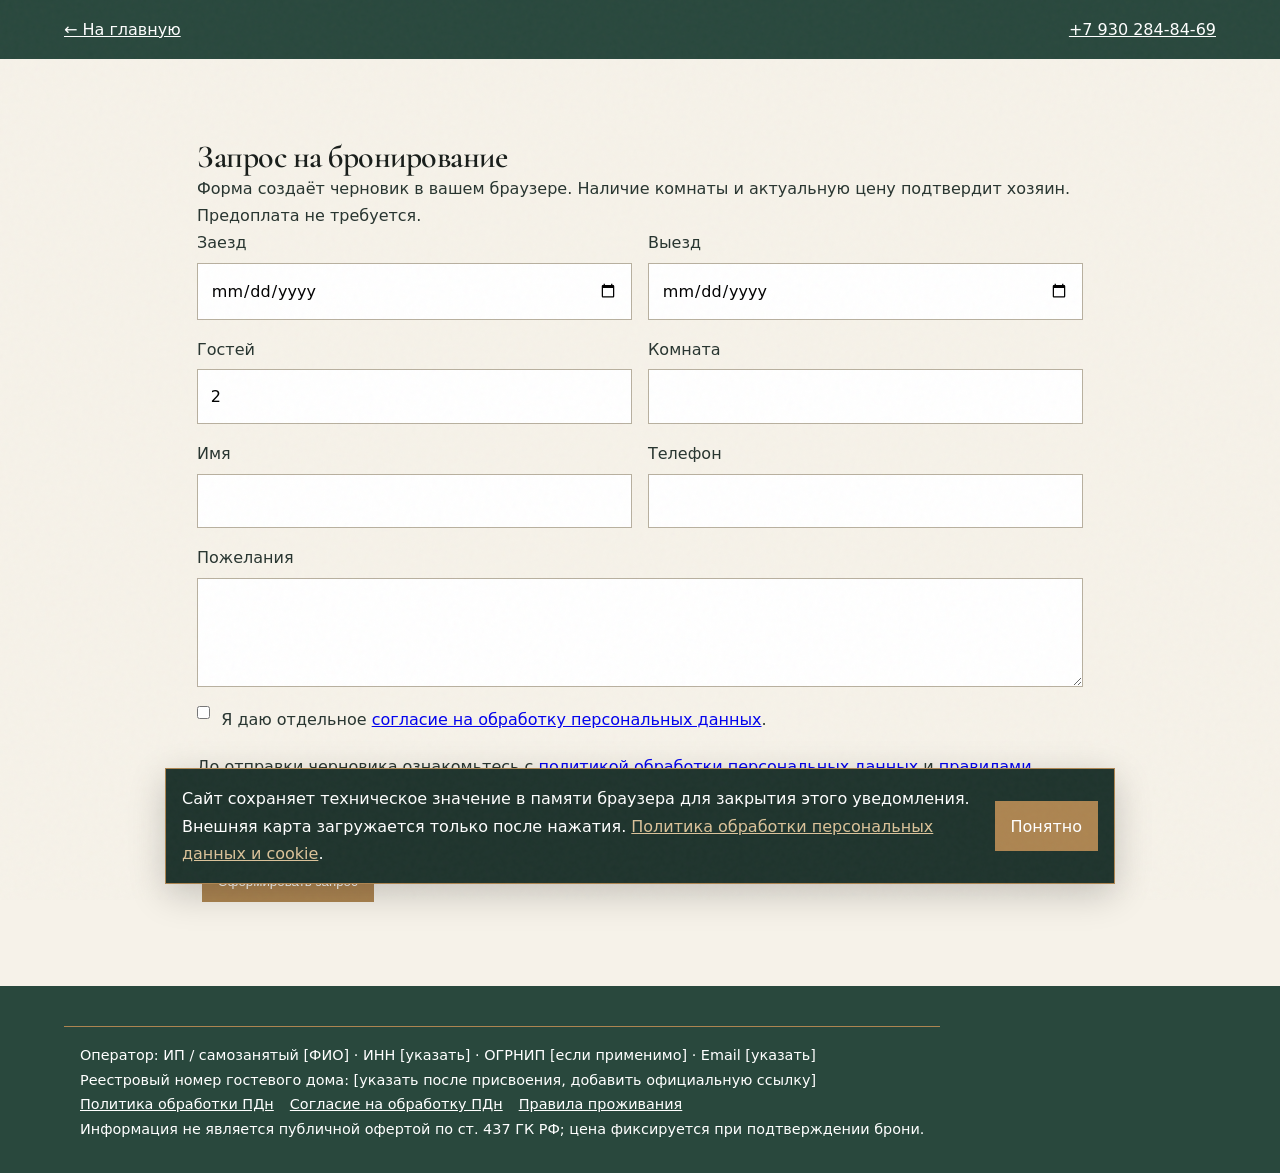
<file: gemini/booking.html>
<!doctype html><html lang="ru"><head><meta charset="utf-8"><meta name="viewport" content="width=device-width,initial-scale=1"><title>Запрос на бронирование — Дивеевский паломник</title><link rel="stylesheet" href="../fonts/fonts.css"><link rel="stylesheet" href="styles.css"><link rel="stylesheet" href="legal.css"><link rel="stylesheet" href="booking-local.css"></head><body><header class="booking-local-head"><a href="index.html">← На главную</a><a href="tel:+79302848469">+7 930 284-84-69</a></header><main class="booking-local"><h1>Запрос на бронирование</h1><p>Форма создаёт черновик в вашем браузере. Наличие комнаты и актуальную цену подтвердит хозяин. Предоплата не требуется.</p><form id="booking-request"><div class="booking-grid"><label>Заезд<input type="date" name="checkin" required></label><label>Выезд<input type="date" name="checkout" required></label><label>Гостей<input type="number" name="guests" min="1" max="8" value="2" required></label><label>Комната<input name="room" required></label><label>Имя<input name="name" autocomplete="name" required></label><label>Телефон<input type="tel" name="phone" autocomplete="tel" required></label><label class="booking-wide">Пожелания<textarea name="comment" rows="3"></textarea></label></div><label class="consent-check"><input type="checkbox" name="consent" required><span>Я даю отдельное <a href="consent.html">согласие на обработку персональных данных</a>.</span></label><p>До отправки черновика ознакомьтесь с <a href="privacy.html">политикой обработки персональных данных</a> и <a href="offer.html">правилами проживания</a>.</p><p class="booking-disclosure">Переход во внешний мессенджер выполняется только по вашей инициативе. Не отправляйте данные в сервис, если не согласны с его условиями.</p><button type="submit">Сформировать запрос</button></form><section id="booking-result" hidden><h2>Черновик готов</h2><p>Отметка согласия и время созданы только в браузере и не поступают оператору через эту статическую страницу.</p><div class="booking-actions"><a href="tel:+79302848469">Позвонить</a><button id="copy-request" type="button">Скопировать текст</button><a href="https://t.me/" target="_blank" rel="noopener noreferrer">Telegram (найдите контакт)</a><a href="https://vk.com/" target="_blank" rel="noopener noreferrer">VK (найдите контакт)</a><a href="https://wa.me/79302848469" target="_blank" rel="noopener noreferrer">Перейти в WhatsApp (по инициативе гостя)</a></div></section></main><footer class="legal-foot"><div class="legal-links"><p>Оператор: ИП / самозанятый [ФИО] · ИНН [указать] · ОГРНИП [если применимо] · Email [указать]</p><p>Реестровый номер гостевого дома: [указать после присвоения, добавить официальную ссылку]</p><nav><a href="privacy.html">Политика обработки ПДн</a><a href="consent.html">Согласие на обработку ПДн</a><a href="offer.html">Правила проживания</a></nav><p>Информация не является публичной офертой по ст. 437 ГК РФ; цена фиксируется при подтверждении брони.</p></div></footer><script src="booking-local.js" defer></script><script src="legal.js" defer></script></body></html>
</file>
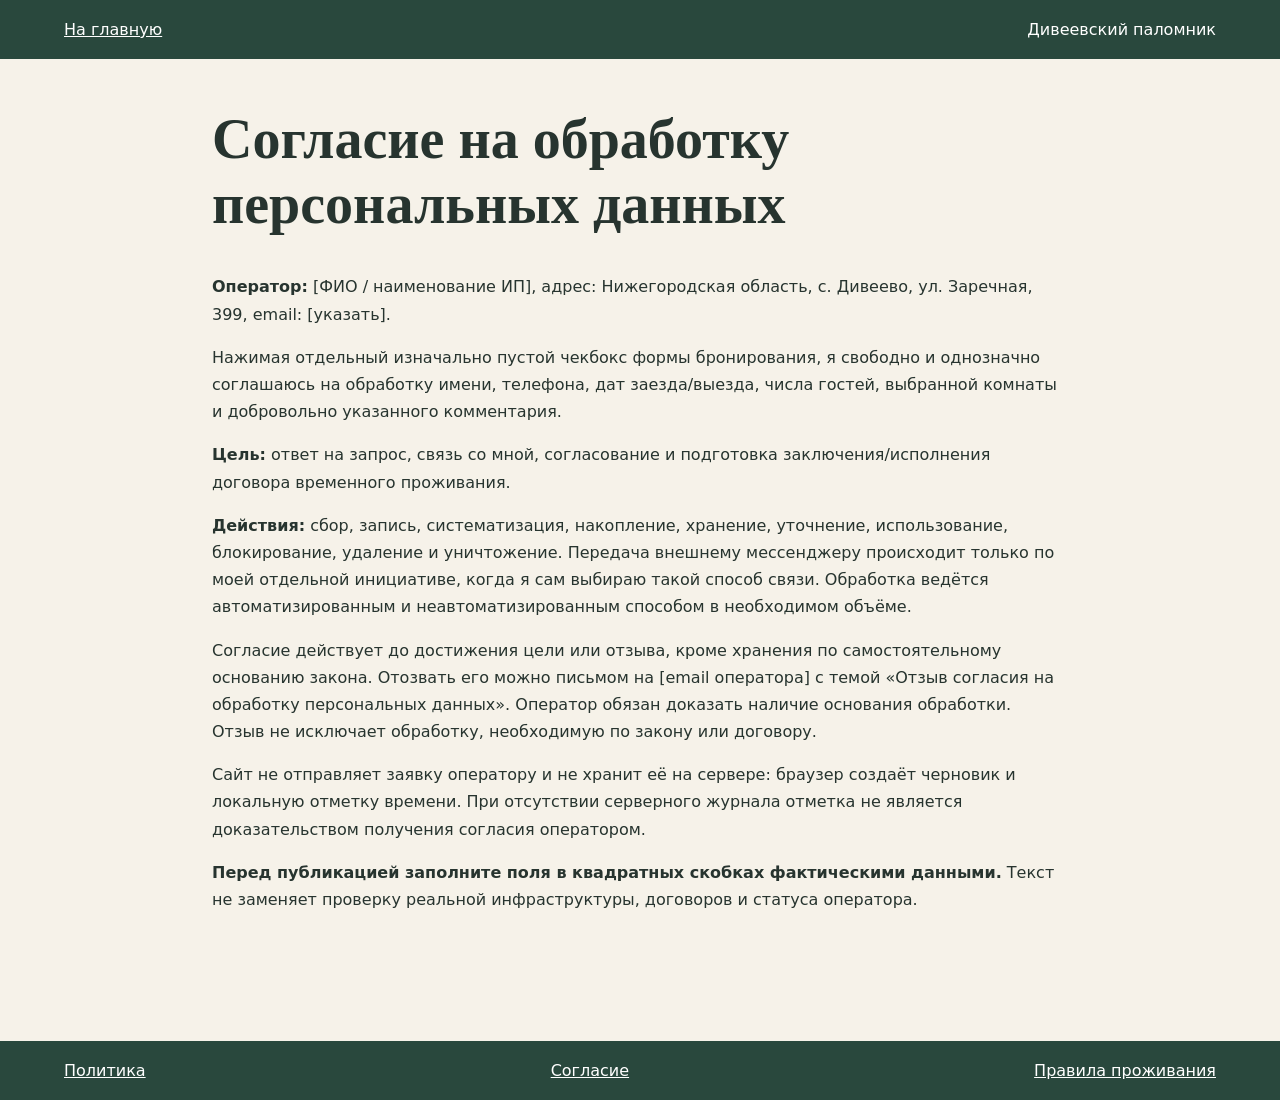
<file: gemini/consent.html>
<!doctype html><html lang="ru"><head><meta charset="utf-8"><meta name="viewport" content="width=device-width,initial-scale=1"><title>Согласие на обработку персональных данных — Дивеевский паломник</title><link rel="stylesheet" href="../legal.css"><link rel="stylesheet" href="../fonts/fonts.css"></head><body><header class="legal-head"><a href="index.html">На главную</a><span>Дивеевский паломник</span></header><main class="legal-page"><h1>Согласие на обработку персональных данных</h1><p><strong>Оператор:</strong> [ФИО / наименование ИП], адрес: Нижегородская область, с. Дивеево, ул. Заречная, 399, email: [указать].</p><p>Нажимая отдельный изначально пустой чекбокс формы бронирования, я свободно и однозначно соглашаюсь на обработку имени, телефона, дат заезда/выезда, числа гостей, выбранной комнаты и добровольно указанного комментария.</p><p><strong>Цель:</strong> ответ на запрос, связь со мной, согласование и подготовка заключения/исполнения договора временного проживания.</p><p><strong>Действия:</strong> сбор, запись, систематизация, накопление, хранение, уточнение, использование, блокирование, удаление и уничтожение. Передача внешнему мессенджеру происходит только по моей отдельной инициативе, когда я сам выбираю такой способ связи. Обработка ведётся автоматизированным и неавтоматизированным способом в необходимом объёме.</p><p>Согласие действует до достижения цели или отзыва, кроме хранения по самостоятельному основанию закона. Отозвать его можно письмом на [email оператора] с темой «Отзыв согласия на обработку персональных данных». Оператор обязан доказать наличие основания обработки. Отзыв не исключает обработку, необходимую по закону или договору.</p><p>Сайт не отправляет заявку оператору и не хранит её на сервере: браузер создаёт черновик и локальную отметку времени. При отсутствии серверного журнала отметка не является доказательством получения согласия оператором.</p><p><strong>Перед публикацией заполните поля в квадратных скобках фактическими данными.</strong> Текст не заменяет проверку реальной инфраструктуры, договоров и статуса оператора.</p></main><footer class="legal-foot"><a href="privacy.html">Политика</a><a href="consent.html">Согласие</a><a href="offer.html">Правила проживания</a></footer></body></html>
</file>
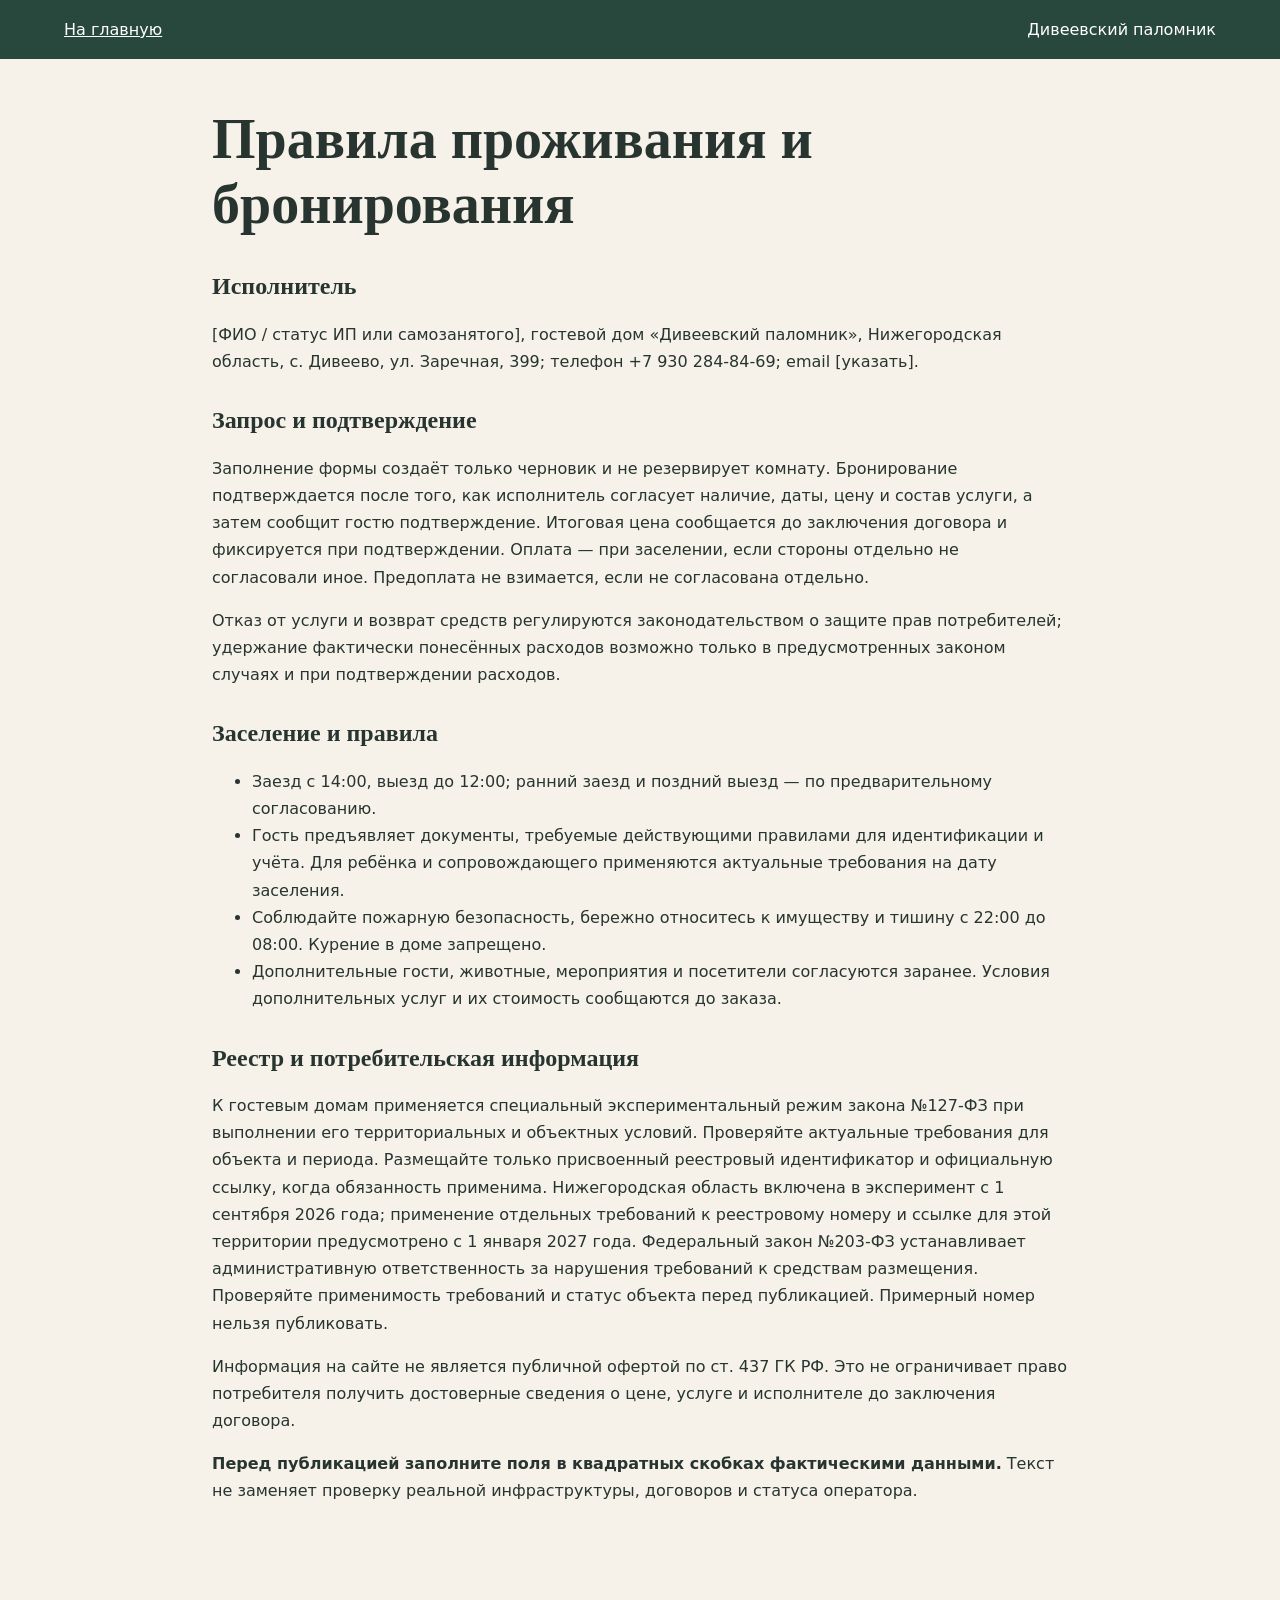
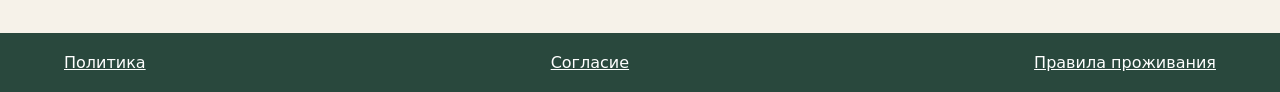
<file: gemini/offer.html>
<!doctype html><html lang="ru"><head><meta charset="utf-8"><meta name="viewport" content="width=device-width,initial-scale=1"><title>Правила проживания и бронирования — Дивеевский паломник</title><link rel="stylesheet" href="../legal.css"><link rel="stylesheet" href="../fonts/fonts.css"></head><body><header class="legal-head"><a href="index.html">На главную</a><span>Дивеевский паломник</span></header><main class="legal-page"><h1>Правила проживания и бронирования</h1><h2>Исполнитель</h2><p>[ФИО / статус ИП или самозанятого], гостевой дом «Дивеевский паломник», Нижегородская область, с. Дивеево, ул. Заречная, 399; телефон +7 930 284-84-69; email [указать].</p><h2>Запрос и подтверждение</h2><p>Заполнение формы создаёт только черновик и не резервирует комнату. Бронирование подтверждается после того, как исполнитель согласует наличие, даты, цену и состав услуги, а затем сообщит гостю подтверждение. Итоговая цена сообщается до заключения договора и фиксируется при подтверждении. Оплата — при заселении, если стороны отдельно не согласовали иное. Предоплата не взимается, если не согласована отдельно.</p><p>Отказ от услуги и возврат средств регулируются законодательством о защите прав потребителей; удержание фактически понесённых расходов возможно только в предусмотренных законом случаях и при подтверждении расходов.</p><h2>Заселение и правила</h2><ul><li>Заезд с 14:00, выезд до 12:00; ранний заезд и поздний выезд — по предварительному согласованию.</li><li>Гость предъявляет документы, требуемые действующими правилами для идентификации и учёта. Для ребёнка и сопровождающего применяются актуальные требования на дату заселения.</li><li>Соблюдайте пожарную безопасность, бережно относитесь к имуществу и тишину с 22:00 до 08:00. Курение в доме запрещено.</li><li>Дополнительные гости, животные, мероприятия и посетители согласуются заранее. Условия дополнительных услуг и их стоимость сообщаются до заказа.</li></ul><h2>Реестр и потребительская информация</h2><p>К гостевым домам применяется специальный экспериментальный режим закона №127-ФЗ при выполнении его территориальных и объектных условий. Проверяйте актуальные требования для объекта и периода. Размещайте только присвоенный реестровый идентификатор и официальную ссылку, когда обязанность применима. Нижегородская область включена в эксперимент с 1 сентября 2026 года; применение отдельных требований к реестровому номеру и ссылке для этой территории предусмотрено с 1 января 2027 года. Федеральный закон №203-ФЗ устанавливает административную ответственность за нарушения требований к средствам размещения. Проверяйте применимость требований и статус объекта перед публикацией. Примерный номер нельзя публиковать.</p><p>Информация на сайте не является публичной офертой по ст. 437 ГК РФ. Это не ограничивает право потребителя получить достоверные сведения о цене, услуге и исполнителе до заключения договора.</p><p><strong>Перед публикацией заполните поля в квадратных скобках фактическими данными.</strong> Текст не заменяет проверку реальной инфраструктуры, договоров и статуса оператора.</p></main><footer class="legal-foot"><a href="privacy.html">Политика</a><a href="consent.html">Согласие</a><a href="offer.html">Правила проживания</a></footer></body></html>
</file>
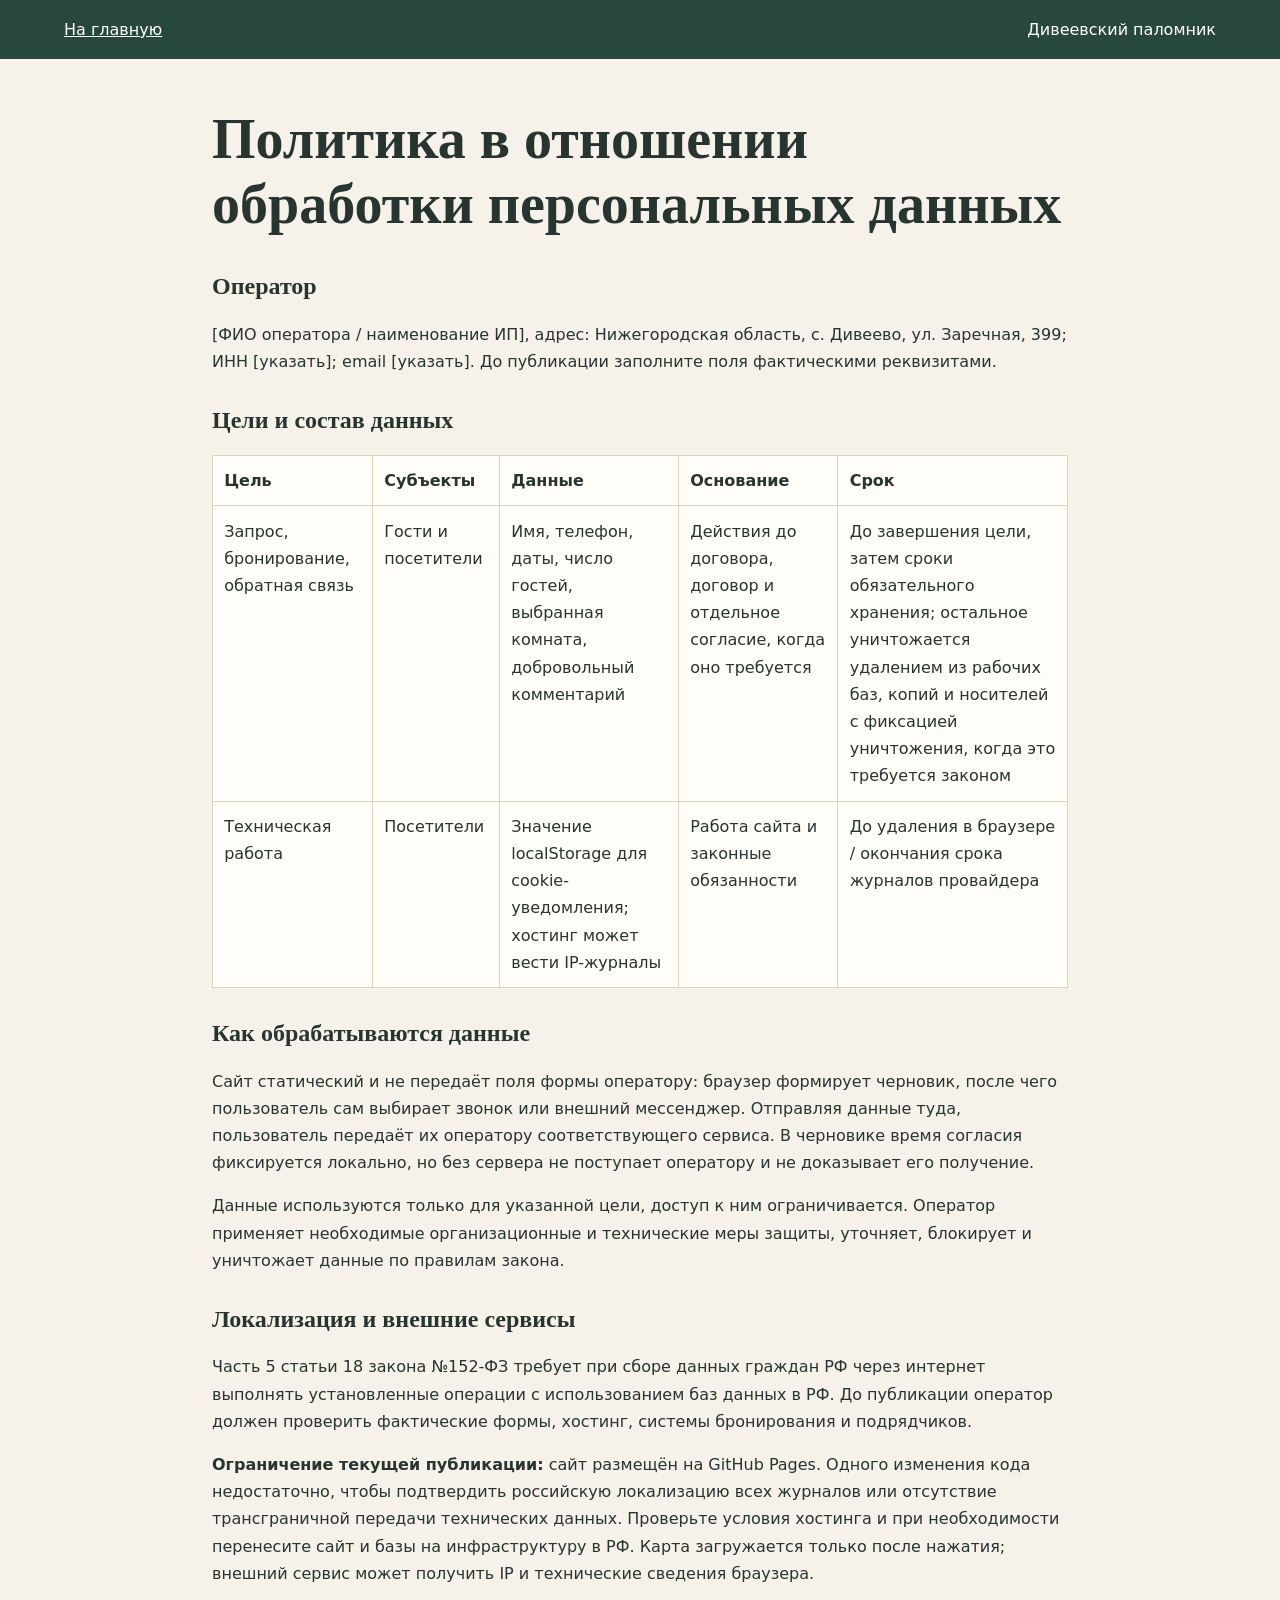
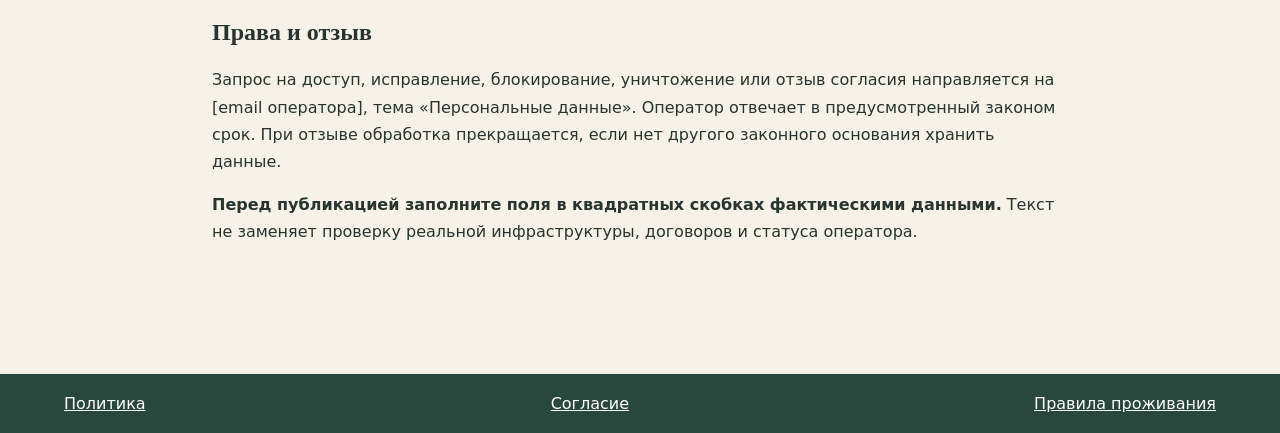
<file: gemini/privacy.html>
<!doctype html><html lang="ru"><head><meta charset="utf-8"><meta name="viewport" content="width=device-width,initial-scale=1"><title>Политика в отношении обработки персональных данных — Дивеевский паломник</title><link rel="stylesheet" href="../legal.css"><link rel="stylesheet" href="../fonts/fonts.css"></head><body><header class="legal-head"><a href="index.html">На главную</a><span>Дивеевский паломник</span></header><main class="legal-page"><h1>Политика в отношении обработки персональных данных</h1><h2>Оператор</h2><p>[ФИО оператора / наименование ИП], адрес: Нижегородская область, с. Дивеево, ул. Заречная, 399; ИНН [указать]; email [указать]. До публикации заполните поля фактическими реквизитами.</p><h2>Цели и состав данных</h2><div class="table-scroll"><table><tr><th>Цель</th><th>Субъекты</th><th>Данные</th><th>Основание</th><th>Срок</th></tr><tr><td>Запрос, бронирование, обратная связь</td><td>Гости и посетители</td><td>Имя, телефон, даты, число гостей, выбранная комната, добровольный комментарий</td><td>Действия до договора, договор и отдельное согласие, когда оно требуется</td><td>До завершения цели, затем сроки обязательного хранения; остальное уничтожается удалением из рабочих баз, копий и носителей с фиксацией уничтожения, когда это требуется законом</td></tr><tr><td>Техническая работа</td><td>Посетители</td><td>Значение localStorage для cookie-уведомления; хостинг может вести IP-журналы</td><td>Работа сайта и законные обязанности</td><td>До удаления в браузере / окончания срока журналов провайдера</td></tr></table></div><h2>Как обрабатываются данные</h2><p>Сайт статический и не передаёт поля формы оператору: браузер формирует черновик, после чего пользователь сам выбирает звонок или внешний мессенджер. Отправляя данные туда, пользователь передаёт их оператору соответствующего сервиса. В черновике время согласия фиксируется локально, но без сервера не поступает оператору и не доказывает его получение.</p><p>Данные используются только для указанной цели, доступ к ним ограничивается. Оператор применяет необходимые организационные и технические меры защиты, уточняет, блокирует и уничтожает данные по правилам закона.</p><h2>Локализация и внешние сервисы</h2><p>Часть 5 статьи 18 закона №152-ФЗ требует при сборе данных граждан РФ через интернет выполнять установленные операции с использованием баз данных в РФ. До публикации оператор должен проверить фактические формы, хостинг, системы бронирования и подрядчиков.</p><p><strong>Ограничение текущей публикации:</strong> сайт размещён на GitHub Pages. Одного изменения кода недостаточно, чтобы подтвердить российскую локализацию всех журналов или отсутствие трансграничной передачи технических данных. Проверьте условия хостинга и при необходимости перенесите сайт и базы на инфраструктуру в РФ. Карта загружается только после нажатия; внешний сервис может получить IP и технические сведения браузера.</p><h2>Права и отзыв</h2><p>Запрос на доступ, исправление, блокирование, уничтожение или отзыв согласия направляется на [email оператора], тема «Персональные данные». Оператор отвечает в предусмотренный законом срок. При отзыве обработка прекращается, если нет другого законного основания хранить данные.</p><p><strong>Перед публикацией заполните поля в квадратных скобках фактическими данными.</strong> Текст не заменяет проверку реальной инфраструктуры, договоров и статуса оператора.</p></main><footer class="legal-foot"><a href="privacy.html">Политика</a><a href="consent.html">Согласие</a><a href="offer.html">Правила проживания</a></footer></body></html>
</file>
<file: fonts/fonts.css>
/* Шрифты лежат на сайте: Golos Text и Old Standard TT (SIL Open Font License) */
@font-face {
  font-family: 'Golos Text';
  font-style: normal;
  font-weight: 400;
  font-display: swap;
  src: url(GolosText-400-cyrillic-ext.woff2) format('woff2');
  unicode-range: U+0460-052F, U+1C80-1C8A, U+20B4, U+2DE0-2DFF, U+A640-A69F, U+FE2E-FE2F;
}
@font-face {
  font-family: 'Golos Text';
  font-style: normal;
  font-weight: 400;
  font-display: swap;
  src: url(GolosText-400-cyrillic.woff2) format('woff2');
  unicode-range: U+0301, U+0400-045F, U+0490-0491, U+04B0-04B1, U+2116;
}
@font-face {
  font-family: 'Golos Text';
  font-style: normal;
  font-weight: 400;
  font-display: swap;
  src: url(GolosText-400-latin.woff2) format('woff2');
  unicode-range: U+0000-00FF, U+0131, U+0152-0153, U+02BB-02BC, U+02C6, U+02DA, U+02DC, U+0304, U+0308, U+0329, U+2000-206F, U+20AC, U+2122, U+2191, U+2193, U+2212, U+2215, U+FEFF, U+FFFD;
}
@font-face {
  font-family: 'Golos Text';
  font-style: normal;
  font-weight: 500;
  font-display: swap;
  src: url(GolosText-500-cyrillic-ext.woff2) format('woff2');
  unicode-range: U+0460-052F, U+1C80-1C8A, U+20B4, U+2DE0-2DFF, U+A640-A69F, U+FE2E-FE2F;
}
@font-face {
  font-family: 'Golos Text';
  font-style: normal;
  font-weight: 500;
  font-display: swap;
  src: url(GolosText-500-cyrillic.woff2) format('woff2');
  unicode-range: U+0301, U+0400-045F, U+0490-0491, U+04B0-04B1, U+2116;
}
@font-face {
  font-family: 'Golos Text';
  font-style: normal;
  font-weight: 500;
  font-display: swap;
  src: url(GolosText-500-latin.woff2) format('woff2');
  unicode-range: U+0000-00FF, U+0131, U+0152-0153, U+02BB-02BC, U+02C6, U+02DA, U+02DC, U+0304, U+0308, U+0329, U+2000-206F, U+20AC, U+2122, U+2191, U+2193, U+2212, U+2215, U+FEFF, U+FFFD;
}
@font-face {
  font-family: 'Golos Text';
  font-style: normal;
  font-weight: 600;
  font-display: swap;
  src: url(GolosText-600-cyrillic-ext.woff2) format('woff2');
  unicode-range: U+0460-052F, U+1C80-1C8A, U+20B4, U+2DE0-2DFF, U+A640-A69F, U+FE2E-FE2F;
}
@font-face {
  font-family: 'Golos Text';
  font-style: normal;
  font-weight: 600;
  font-display: swap;
  src: url(GolosText-600-cyrillic.woff2) format('woff2');
  unicode-range: U+0301, U+0400-045F, U+0490-0491, U+04B0-04B1, U+2116;
}
@font-face {
  font-family: 'Golos Text';
  font-style: normal;
  font-weight: 600;
  font-display: swap;
  src: url(GolosText-600-latin.woff2) format('woff2');
  unicode-range: U+0000-00FF, U+0131, U+0152-0153, U+02BB-02BC, U+02C6, U+02DA, U+02DC, U+0304, U+0308, U+0329, U+2000-206F, U+20AC, U+2122, U+2191, U+2193, U+2212, U+2215, U+FEFF, U+FFFD;
}
@font-face {
  font-family: 'Old Standard TT';
  font-style: italic;
  font-weight: 400;
  font-display: swap;
  src: url(OldStandardTT-400i-cyrillic-ext.woff2) format('woff2');
  unicode-range: U+0460-052F, U+1C80-1C8A, U+20B4, U+2DE0-2DFF, U+A640-A69F, U+FE2E-FE2F;
}
@font-face {
  font-family: 'Old Standard TT';
  font-style: italic;
  font-weight: 400;
  font-display: swap;
  src: url(OldStandardTT-400i-cyrillic.woff2) format('woff2');
  unicode-range: U+0301, U+0400-045F, U+0490-0491, U+04B0-04B1, U+2116;
}
@font-face {
  font-family: 'Old Standard TT';
  font-style: italic;
  font-weight: 400;
  font-display: swap;
  src: url(OldStandardTT-400i-latin.woff2) format('woff2');
  unicode-range: U+0000-00FF, U+0131, U+0152-0153, U+02BB-02BC, U+02C6, U+02DA, U+02DC, U+0304, U+0308, U+0329, U+2000-206F, U+20AC, U+2122, U+2191, U+2193, U+2212, U+2215, U+FEFF, U+FFFD;
}
@font-face {
  font-family: 'Old Standard TT';
  font-style: normal;
  font-weight: 400;
  font-display: swap;
  src: url(OldStandardTT-400-cyrillic-ext.woff2) format('woff2');
  unicode-range: U+0460-052F, U+1C80-1C8A, U+20B4, U+2DE0-2DFF, U+A640-A69F, U+FE2E-FE2F;
}
@font-face {
  font-family: 'Old Standard TT';
  font-style: normal;
  font-weight: 400;
  font-display: swap;
  src: url(OldStandardTT-400-cyrillic.woff2) format('woff2');
  unicode-range: U+0301, U+0400-045F, U+0490-0491, U+04B0-04B1, U+2116;
}
@font-face {
  font-family: 'Old Standard TT';
  font-style: normal;
  font-weight: 400;
  font-display: swap;
  src: url(OldStandardTT-400-latin.woff2) format('woff2');
  unicode-range: U+0000-00FF, U+0131, U+0152-0153, U+02BB-02BC, U+02C6, U+02DA, U+02DC, U+0304, U+0308, U+0329, U+2000-206F, U+20AC, U+2122, U+2191, U+2193, U+2212, U+2215, U+FEFF, U+FFFD;
}
@font-face {
  font-family: 'Old Standard TT';
  font-style: normal;
  font-weight: 700;
  font-display: swap;
  src: url(OldStandardTT-700-cyrillic-ext.woff2) format('woff2');
  unicode-range: U+0460-052F, U+1C80-1C8A, U+20B4, U+2DE0-2DFF, U+A640-A69F, U+FE2E-FE2F;
}
@font-face {
  font-family: 'Old Standard TT';
  font-style: normal;
  font-weight: 700;
  font-display: swap;
  src: url(OldStandardTT-700-cyrillic.woff2) format('woff2');
  unicode-range: U+0301, U+0400-045F, U+0490-0491, U+04B0-04B1, U+2116;
}
@font-face {
  font-family: 'Old Standard TT';
  font-style: normal;
  font-weight: 700;
  font-display: swap;
  src: url(OldStandardTT-700-latin.woff2) format('woff2');
  unicode-range: U+0000-00FF, U+0131, U+0152-0153, U+02BB-02BC, U+02C6, U+02DA, U+02DC, U+0304, U+0308, U+0329, U+2000-206F, U+20AC, U+2122, U+2191, U+2193, U+2212, U+2215, U+FEFF, U+FFFD;
}

@font-face{font-family:'Cormorant Garamond';font-style:normal;font-weight:400;font-display:swap;src:url(CormorantGaramond-Regular.woff2) format('woff2');}
@font-face{font-family:'Cormorant Garamond';font-style:normal;font-weight:600;font-display:swap;src:url(CormorantGaramond-SemiBold.woff2) format('woff2');}
@font-face{font-family:'Plus Jakarta Sans';font-style:normal;font-weight:400;font-display:swap;src:url(PlusJakartaSans-Regular.woff2) format('woff2');}
@font-face{font-family:'Plus Jakarta Sans';font-style:normal;font-weight:600;font-display:swap;src:url(PlusJakartaSans-SemiBold.woff2) format('woff2');}
</file>
<file: styles.css>
/* Дивеевский паломник — палитра снята с самого Дивеева:
   побелка стен, зелень монастырских фасадов, золото куполов, вечернее небо над прудом. */
:root {
  --limewash: #f2f4f1;
  --white: #ffffff;
  --dusk: #1d2b33;
  --dusk-2: #2c3e47;
  --ink: #1d2b33;
  --ink-soft: #4b5b61;
  --celadon: #a9cabe;
  --celadon-deep: #3e6a5f;
  --gold: #b88a3b;
  --gold-hi: #d8b065;
  --line: rgba(29, 43, 51, .14);

  --serif: 'Cormorant Garamond', Georgia, 'Times New Roman', serif;
  --sans: 'Plus Jakarta Sans', 'Golos Text', system-ui, -apple-system, 'Segoe UI', Roboto, sans-serif;

  --wrap: 1180px;
  --gutter: clamp(16px, 4vw, 40px);
  --ease: cubic-bezier(.22, .7, .2, 1);
}

*, *::before, *::after { box-sizing: border-box; }
html { scroll-behavior: smooth; scroll-padding-top: 84px; -webkit-text-size-adjust: 100%; }
body {
  margin: 0;
  background: var(--limewash);
  color: var(--ink);
  font: 400 17px/1.6 var(--sans);
  -webkit-font-smoothing: antialiased;
}
img { display: block; max-width: 100%; height: auto; }
a { color: inherit; }
a, button, input, label { touch-action: manipulation; -webkit-tap-highlight-color: rgba(184, 138, 59, .18); }
body:has(.lightbox[open]) { overflow: hidden; }
h1, h2, h3 { font-family: var(--serif); font-weight: 400; line-height: 1.12; margin: 0; text-wrap: balance; }
h2 { font-size: clamp(32px, 4.6vw, 54px); letter-spacing: -.01em; }
h3 { font-size: 23px; }
p { margin: 0 0 1em; text-wrap: pretty; }
:focus-visible { outline: 2px solid var(--gold); outline-offset: 3px; border-radius: 4px; }

.wrap { max-width: var(--wrap); margin: 0 auto; padding: 0 var(--gutter); }
.skip { position: absolute; left: -999px; top: 8px; z-index: 100; background: var(--white); padding: 8px 14px; }
.skip:focus { left: 8px; }

/* Кнопки */
.btn {
  display: inline-flex; align-items: center; justify-content: center; gap: 10px;
  min-height: 48px; padding: 0 26px; border-radius: 999px; border: 1px solid transparent;
  font: 500 16px/1 var(--sans); text-decoration: none; cursor: pointer;
  transition: background-color .25s var(--ease), color .25s var(--ease), border-color .25s var(--ease), transform .2s var(--ease);
}
.btn:active { transform: scale(.98); }
.btn--gold { background: var(--gold); color: var(--white); }
.btn--gold:hover { background: #a37830; }
.btn--line { border-color: var(--ink); color: var(--ink); }
.btn--line:hover { background: var(--ink); color: var(--white); }
.btn--ghost { border-color: rgba(255,255,255,.5); color: var(--white); }
.btn--ghost:hover { background: rgba(255,255,255,.12); border-color: var(--white); }

/* Шапка */
.top { position: fixed; inset: 0 0 auto; z-index: 50; color: var(--white); transition: background-color .35s var(--ease), color .35s var(--ease), box-shadow .35s var(--ease); }
.top__in { max-width: 1320px; margin: 0 auto; padding: 14px var(--gutter); display: flex; align-items: center; gap: 28px; }
.top.is-solid { background: rgba(242, 244, 241, .94); color: var(--ink); box-shadow: 0 1px 0 var(--line); backdrop-filter: blur(10px); -webkit-backdrop-filter: blur(10px); }
.brand { display: flex; align-items: center; gap: 12px; text-decoration: none; margin-right: auto; }
.brand__mark { width: 30px; height: 36px; color: var(--gold-hi); flex: none; }
.top.is-solid .brand__mark { color: var(--gold); }
.brand__name { font: 400 21px/1.05 var(--serif); }
.brand__name small { display: block; font: 400 13px/1.4 var(--sans); opacity: .75; }
.nav { display: flex; gap: 26px; }
.nav a, .top__phone { font-size: 15px; text-decoration: none; opacity: .9; }
.nav a { position: relative; padding: 6px 0; }
.nav a::after { content: ''; position: absolute; left: 0; right: 0; bottom: 0; height: 1px; background: currentColor; transform: scaleX(0); transform-origin: left; transition: transform .3s var(--ease); }
.nav a:hover::after { transform: scaleX(1); }
.top__phone { font-weight: 500; white-space: nowrap; }
.top__cta { min-height: 42px; padding: 0 20px; font-size: 15px; }
.burger { display: none; width: 44px; height: 44px; border: 0; background: none; color: inherit; cursor: pointer; position: relative; }
.burger span { position: absolute; left: 11px; right: 11px; height: 1.5px; background: currentColor; transition: transform .3s var(--ease); }
.burger span:first-child { top: 17px; }
.burger span:last-child { top: 26px; }
.burger[aria-expanded="true"] span:first-child { transform: translateY(4.5px) rotate(45deg); }
.burger[aria-expanded="true"] span:last-child { transform: translateY(-4.5px) rotate(-45deg); }
.menu { background: var(--limewash); color: var(--ink); padding: 8px var(--gutter) 24px; display: grid; }
.menu[hidden] { display: none; }
.menu a { font: 400 26px/1 var(--serif); text-decoration: none; padding: 14px 0; border-bottom: 1px solid var(--line); }
.menu .menu__phone { font: 500 18px/1 var(--sans); border: 0; padding-top: 20px; }

/* Первый экран */
.hero { position: relative; min-height: 100svh; display: grid; grid-template-columns: minmax(0, 1fr); grid-template-rows: 1fr auto auto; color: var(--white); overflow: hidden; background: var(--dusk); }
.hero__media { position: absolute; inset: 0; }
.hero__media img { width: 100%; height: 100%; object-fit: cover; object-position: 50% 40%; }
.hero__shade { position: absolute; inset: 0; background:
  linear-gradient(180deg, rgba(16,26,40,.5) 0%, rgba(16,26,40,.18) 34%, rgba(16,26,40,0) 52%, rgba(16,22,26,.6) 100%); }
.hero__body { position: relative; align-self: start; text-align: center; padding: clamp(104px, 13vh, 150px) var(--gutter) 24px; }
.hero__title { font: 400 clamp(52px, 7.4vw, 116px)/.95 var(--serif); letter-spacing: -.015em; text-shadow: 0 2px 34px rgba(10, 20, 30, .45); }
.hero__line { display: inline-block; margin: 0 .12em; }
.hero__title .hero__line { opacity: 0; transform: translateY(.35em); animation: rise 1.6s var(--ease) forwards; }
.hero__title .hero__line:nth-child(2) { animation-delay: .25s; font-style: italic; color: #f6dfb0; }
@keyframes rise { to { opacity: 1; transform: none; } }
.hero__lead { position: relative; z-index: 2; text-align: center; max-width: calc(42em + 2 * var(--gutter)); margin: 0 auto 18px; padding: 0 var(--gutter); font-size: clamp(17px, 1.6vw, 19px); text-shadow: 0 1px 16px rgba(10, 20, 30, .5); opacity: 0; animation: rise 1.2s .9s var(--ease) forwards; }

/* Пруд: название отражается в воде */
.pond { position: relative; height: clamp(520px, 62vw, 820px); overflow: hidden; margin-bottom: clamp(48px, 6vw, 80px); }
.pond__img { position: absolute; inset: 0; width: 100%; height: 100%; object-fit: cover; object-position: 50% 45%; transform: scale(1.08); transition: transform 6s var(--ease); }
.pond.is-in .pond__img { transform: scale(1); }
.pond__shade { position: absolute; inset: 0; background: linear-gradient(180deg, var(--dusk) 0%, rgba(29,43,51,0) 22%, rgba(29,43,51,0) 55%, rgba(29,43,51,.55) 82%, var(--dusk) 100%); }
.pond__body { position: absolute; left: 0; right: 0; top: 57%; text-align: center; padding: 0 var(--gutter); }
.pond__title, .pond__reflect { font: 400 clamp(46px, 8vw, 124px)/1 var(--serif); letter-spacing: -.015em; margin: 0; }
.pond__title { text-shadow: 0 2px 30px rgba(10, 20, 26, .4); opacity: 0; transform: translateY(.3em); transition: opacity 1.4s var(--ease), transform 1.4s var(--ease); }
.pond__reflect {
  transform: scaleY(-1); height: .7em; overflow: hidden; display: flex; align-items: flex-end; justify-content: center; margin-top: .04em; pointer-events: none; user-select: none;
  color: rgba(255, 228, 180, .7); filter: url(#ripple) blur(.5px);
  -webkit-mask-image: linear-gradient(to top, rgba(0,0,0,.75), transparent 95%); mask-image: linear-gradient(to top, rgba(0,0,0,.75), transparent 95%);
  opacity: 0; transition: opacity 2s .6s var(--ease);
}
.pond.is-in .pond__title { opacity: 1; transform: none; }
.pond.is-in .pond__reflect { opacity: 1; }
.pond__body p { max-width: 32em; margin: 18px auto 0; color: rgba(255,255,255,.85); text-shadow: 0 1px 14px rgba(10,20,26,.6); }

/* Как забронировать */
.steps { padding: 0 0 clamp(80px, 10vw, 130px); }
.steps h2 { margin-bottom: 40px; }
.steps__list { list-style: none; counter-reset: step; padding: 0; margin: 0 0 40px; display: grid; grid-template-columns: repeat(3, 1fr); gap: 28px; }
.steps__list li { counter-increment: step; position: relative; padding-top: 70px; }
.steps__list li::before { content: counter(step); position: absolute; top: 0; left: 0; width: 52px; height: 52px; border-radius: 50%; border: 1px solid var(--gold); color: var(--gold); display: grid; place-items: center; font: 400 26px/1 var(--serif); }
.steps__list li:not(:last-child)::after { content: ''; position: absolute; top: 26px; left: 66px; right: 14px; height: 1px; background: linear-gradient(90deg, var(--gold), rgba(184,138,59,0)); }
.steps__list h3 { margin-bottom: 8px; }
.steps__list p { color: var(--ink-soft); font-size: 16px; margin: 0; max-width: 24em; }

/* Поиск по датам */
.search {
  position: relative; z-index: 2; width: min(1040px, calc(100% - 2 * var(--gutter))); margin: 0 auto 40px;
  display: grid; grid-template-columns: 1fr 1fr 1fr auto; gap: 8px; padding: 8px;
  background: rgba(255, 255, 255, .96); color: var(--ink); border-radius: 20px;
  box-shadow: 0 24px 60px -20px rgba(10, 20, 26, .55);
  opacity: 0; transform: translateY(20px); animation: rise 1s 1.5s var(--ease) forwards;
}
.search__field { display: flex; flex-direction: column; justify-content: center; gap: 2px; padding: 10px 16px; border-radius: 14px; background: var(--limewash); min-width: 0; }
.search__field > span { font-size: 13px; color: var(--ink-soft); }
.search__field input { border: 0; background: none; font: 500 17px/1.3 var(--sans); color: var(--ink); padding: 0; min-width: 0; width: 100%; -webkit-appearance: none; appearance: none; }
.search__field input:focus { outline: none; }
.search__field:focus-within { box-shadow: inset 0 0 0 1.5px var(--gold); }
.stepper { display: flex; align-items: center; gap: 12px; }
.stepper button { width: 30px; height: 30px; border-radius: 50%; border: 1px solid var(--line); background: var(--white); font: 400 18px/1 var(--sans); color: var(--ink); cursor: pointer; }
.stepper button:hover { border-color: var(--ink); }
.stepper output { font: 500 17px/1 var(--sans); min-width: 1ch; text-align: center; }
.search__go { border-radius: 14px; min-height: 64px; padding: 0 28px; }
.search__note { grid-column: 1 / -1; margin: 0; padding: 2px 12px 4px; font-size: 13px; color: var(--ink-soft); }

/* О доме */
.about { padding: clamp(80px, 11vw, 150px) 0; }
.about__grid { display: grid; grid-template-columns: 1.05fr 1fr; gap: clamp(40px, 6vw, 90px); align-items: center; }
.about__text h2 { margin-bottom: 28px; }
.about__text > p { max-width: 36em; color: var(--ink-soft); }
.facts { list-style: none; padding: 0; margin: 34px 0 0; display: grid; grid-template-columns: 1fr 1fr; gap: 14px 28px; }
.facts li { display: flex; gap: 12px; align-items: flex-start; font-size: 16px; line-height: 1.4; }
.facts svg { width: 24px; height: 24px; flex: none; color: var(--celadon-deep); }
.about__photos { position: relative; margin: 0; aspect-ratio: 4 / 4.4; }
.about__photos img { position: absolute; object-fit: cover; border-radius: 4px; }
.about__p1 { inset: 0 18% 22% 0; width: 82%; height: 78%; }
.about__p2 { right: 0; bottom: 0; width: 52%; height: 46%; border: 8px solid var(--limewash); }
.about__photos .about__p2 { border-radius: 200px 200px 4px 4px; }

/* Заголовок секции */
.section-head { display: grid; grid-template-columns: 1fr 1fr; gap: 24px 60px; align-items: end; margin-bottom: 44px; }
.section-head p { margin: 0; color: var(--ink-soft); max-width: 30em; }
.section-head--light p { color: rgba(255,255,255,.75); }

/* Комнаты */
.rooms { padding: 0 0 clamp(80px, 10vw, 130px); }
.rooms__list { display: grid; grid-template-columns: 1fr 1fr; gap: 28px; }
.room { background: var(--white); border-radius: 6px; overflow: hidden; display: flex; flex-direction: column; }
.room__gallery { position: relative; aspect-ratio: 7 / 4.6; background: #dfe5e2; overflow: hidden; }
.room__track { display: flex; height: 100%; overflow-x: auto; scroll-snap-type: x mandatory; scrollbar-width: none; }
.room__track::-webkit-scrollbar { display: none; }
.room__track button { flex: 0 0 100%; scroll-snap-align: start; border: 0; padding: 0; background: none; cursor: zoom-in; }
.room__track img { width: 100%; height: 100%; object-fit: cover; }
.room__arrows { position: absolute; inset: auto 12px 12px auto; display: flex; gap: 6px; }
.room__arrows button { width: 38px; height: 38px; border-radius: 50%; border: 0; background: rgba(255,255,255,.92); color: var(--ink); font-size: 20px; line-height: 1; cursor: pointer; transition: background-color .2s; }
.room__arrows button:hover { background: var(--white); }
.room__dots { position: absolute; left: 16px; bottom: 22px; display: flex; gap: 6px; }
.room__dots i { width: 6px; height: 6px; border-radius: 50%; background: rgba(255,255,255,.55); transition: background-color .3s, transform .3s; }
.room__dots i.on { background: var(--white); transform: scale(1.3); }
.room__body { padding: 26px 28px 28px; display: flex; flex-direction: column; flex: 1; }
.room__meta { display: flex; gap: 18px; font-size: 14px; color: var(--ink-soft); margin-bottom: 10px; }
.room__body h3 { font-size: 28px; margin-bottom: 12px; }
.room__body > p { color: var(--ink-soft); font-size: 16px; }
.room__perks { list-style: none; padding: 0; margin: 0 0 24px; display: flex; flex-wrap: wrap; gap: 8px; }
.room__perks li { font-size: 14px; padding: 6px 12px; border-radius: 999px; background: var(--limewash); }
.room__foot { margin-top: auto; display: flex; align-items: center; justify-content: space-between; gap: 16px; padding-top: 20px; border-top: 1px solid var(--line); }
.room__price { font: 400 28px/1 var(--serif); }
.room__price small { display: block; font: 400 13px/1.6 var(--sans); color: var(--ink-soft); }

/* Для всех */
.kitchen { background: var(--celadon); padding: clamp(70px, 9vw, 120px) 0; }
.kitchen__grid { display: grid; grid-template-columns: .8fr 1.2fr; gap: 40px 80px; }
.kitchen__list { margin: 0; display: grid; grid-template-columns: 1fr 1fr; gap: 34px 40px; }
.kitchen__list dt { font: 400 23px/1.2 var(--serif); margin-bottom: 8px; }
.kitchen__list dd { margin: 0; font-size: 16px; color: #24403a; }

/* Дивеево рядом */
.place { background: var(--dusk); color: var(--white); padding: 0 0 clamp(80px, 10vw, 130px); overflow: hidden; }
.strip { display: flex; gap: 16px; overflow-x: auto; scroll-snap-type: x mandatory; padding: 0 var(--gutter) 18px; scroll-padding: 0 var(--gutter); scrollbar-width: thin; scrollbar-color: rgba(255,255,255,.3) transparent; }
@media (min-width: 1260px) { .strip { padding-left: calc((100vw - var(--wrap)) / 2 + var(--gutter)); scroll-padding-left: calc((100vw - var(--wrap)) / 2 + var(--gutter)); } }
.strip figure { flex: 0 0 auto; margin: 0; scroll-snap-align: start; }
.strip img { height: clamp(300px, 44vw, 520px); width: auto; aspect-ratio: 3 / 2; object-fit: cover; border-radius: 4px; }
.strip figure:nth-child(3n+2) img { aspect-ratio: 4 / 5; }
.strip figcaption { font-size: 14px; color: rgba(255,255,255,.7); margin-top: 10px; }
.place__cols { display: grid; grid-template-columns: repeat(3, 1fr); gap: 40px; margin-top: 56px; }
.place__cols h3 { color: var(--gold-hi); margin-bottom: 12px; }
.place__cols p { color: rgba(255,255,255,.78); font-size: 16px; margin: 0; }

/* Дорога */
.road { padding: clamp(80px, 10vw, 130px) 0; }
.road__grid { display: grid; grid-template-columns: .9fr 1.1fr; gap: clamp(36px, 5vw, 70px); align-items: stretch; }
.road__text h2 { margin-bottom: 18px; }
.road__addr { font: 400 21px/1.4 var(--serif); margin-bottom: 30px; }
.road__text h3 { font-size: 20px; margin: 22px 0 6px; }
.road__text p { color: var(--ink-soft); font-size: 16px; margin-bottom: 0; }
.road__text .btn { margin-top: 30px; }
.road__map { min-height: 420px; border-radius: 6px; overflow: hidden; background: #dfe5e2; }
.road__map iframe { width: 100%; height: 100%; min-height: 420px; border: 0; display: block; filter: saturate(.75) contrast(.96); }

/* Порядок */
.rules { padding: 0 0 clamp(80px, 10vw, 130px); }
.rules h2 { margin-bottom: 40px; }
.rules__grid { display: grid; grid-template-columns: repeat(4, 1fr); gap: 0; border-top: 1px solid var(--line); }
.rules__grid > div { padding: 28px 28px 0 0; }
.rules__grid > div + div { padding-left: 28px; border-left: 1px solid var(--line); }
.rules__grid h3 { font-size: 21px; margin-bottom: 10px; }
.rules__grid p { font-size: 16px; color: var(--ink-soft); margin: 0; }

/* Контакты */
.contact { position: relative; color: var(--white); text-align: center; padding: clamp(110px, 14vw, 190px) 0; overflow: hidden; }
.contact__media { position: absolute; inset: 0; }
.contact__media img { width: 100%; height: 100%; object-fit: cover; }
.contact__media::after { content: ''; position: absolute; inset: 0; background: rgba(20, 30, 38, .62); }
.contact__body { position: relative; }
.contact__body > p { opacity: .85; }
.contact__phone { display: inline-block; font: 400 clamp(34px, 6vw, 68px)/1.1 var(--serif); text-decoration: none; margin: 16px 0 36px; }
.contact__phone:hover { color: var(--gold-hi); }
.contact__links { display: flex; flex-wrap: wrap; gap: 12px; justify-content: center; }

.foot { background: var(--dusk); color: rgba(255,255,255,.65); font-size: 14px; padding: 28px 0; }
.foot__in { display: flex; flex-wrap: wrap; justify-content: space-between; gap: 8px 30px; }
.foot p { margin: 0; }
.foot__credits { font-size: 12px; opacity: .8; }

/* Плавающая кнопка на телефоне */
.float-book { display: none; }

/* Просмотр фото */
.lightbox { overscroll-behavior: contain; border: 0; padding: 0; background: transparent; max-width: 100vw; max-height: 100vh; width: 100vw; height: 100vh; }
.lightbox::backdrop { background: rgba(14, 22, 28, .92); }
.lightbox[open] { display: grid; place-items: center; animation: fade .3s var(--ease); }
@keyframes fade { from { opacity: 0; } }
.lightbox img { max-width: min(92vw, 1500px); max-height: 86vh; object-fit: contain; border-radius: 4px; }
.lightbox button { position: fixed; border: 0; background: rgba(255,255,255,.12); color: var(--white); width: 52px; height: 52px; border-radius: 50%; font-size: 28px; line-height: 1; cursor: pointer; }
.lightbox button:hover { background: rgba(255,255,255,.24); }
.lightbox__close { top: 18px; right: 18px; }
.lightbox__nav--prev { left: 18px; top: 50%; translate: 0 -50%; }
.lightbox__nav--next { right: 18px; top: 50%; translate: 0 -50%; }

/* Появление при прокрутке — только у фотографий, один раз */
.reveal { clip-path: inset(8% 8% 8% 8% round 6px); transition: clip-path 1.2s var(--ease); }
.reveal.is-in { clip-path: inset(0 0 0 0 round 4px); }

@media (max-width: 1080px) {
  .nav, .top__phone { display: none; }
  .burger { display: block; }
  .top__in { gap: 12px; }
}
@media (max-width: 900px) {
  .search { grid-template-columns: 1fr 1fr; }
  .search__field--guests { grid-column: 1 / -1; flex-direction: row; align-items: center; justify-content: space-between; }
  .search__go { grid-column: 1 / -1; min-height: 56px; }
  .about__grid, .road__grid, .kitchen__grid, .section-head { grid-template-columns: 1fr; }
  .rooms__list { grid-template-columns: 1fr; }
  .place__cols { grid-template-columns: 1fr; gap: 28px; }
  .rules__grid { grid-template-columns: 1fr 1fr; }
  .rules__grid > div:nth-child(3) { border-left: 0; padding-left: 0; }
}
@media (max-width: 600px) {
  body { font-size: 16px; }
  .hero__line { display: block; }
  .hero__title { font-size: clamp(44px, 14vw, 60px); }
  .pond { height: 560px; }
  .pond__body { top: 50%; }
  .steps__list { grid-template-columns: 1fr; }
  .steps__list li::after { display: none; }
  .search__field { padding: 10px 12px; }
  .search__field input { font-size: 16px; }
  .top__cta { display: none; }
  .brand__name { font-size: 19px; }
  .hero__body { padding-top: 104px; }
  .search { margin-bottom: 20px; border-radius: 16px; }
  .facts, .kitchen__list, .rules__grid { grid-template-columns: 1fr; }
  .rules__grid > div, .rules__grid > div + div { padding: 22px 0; border-left: 0; border-bottom: 1px solid var(--line); }
  .room__body { padding: 22px 20px 24px; }
  .room__foot { flex-direction: column; align-items: stretch; }
  .room__foot .btn { width: 100%; }
  .about__photos { aspect-ratio: 1 / 1.05; }
  .float-book {
    display: flex; position: fixed; left: 16px; right: 16px; bottom: 14px; z-index: 40; justify-content: center; align-items: center;
    min-height: 54px; margin-bottom: env(safe-area-inset-bottom); border-radius: 999px; background: var(--gold); color: var(--white); text-decoration: none; font-weight: 500;
    box-shadow: 0 14px 30px -10px rgba(10,20,26,.5); transform: translateY(140%); transition: transform .4s var(--ease);
  }
  .float-book.is-on { transform: none; }
  .foot { padding-bottom: 90px; }
}

@media (prefers-reduced-motion: reduce) {
  *, *::before, *::after { animation-duration: .01ms !important; animation-delay: 0s !important; transition-duration: .01ms !important; }
  .pond__reflect { filter: blur(.6px); }
  .pond__img { transform: none; }

  .reveal { clip-path: none; }
}

/* Страница бронирования */
.booking-page .top { position: sticky; }
.top__back { min-height: 42px; padding: 0 20px; font-size: 15px; }
.booking-page .top__phone { display: inline; }
.booking { padding: 48px 0 80px; min-height: 70vh; }
.booking__head { margin-bottom: 28px; }
.booking__head h1 { font-size: clamp(38px, 5vw, 60px); margin-bottom: 12px; }
.booking__head p { color: var(--ink-soft); max-width: 40em; margin: 0; }
.booking__frame { background: var(--white); border-radius: 6px; overflow: hidden; min-height: 600px; }
@media (max-width: 600px) {
  .booking-page .top__phone { display: none; }
  .booking { padding-top: 28px; }
  .booking .wrap:last-child { padding: 0; }
  .booking__frame { border-radius: 0; }
}
.brand__name { white-space: nowrap; }
.top__back { white-space: nowrap; }
@media (max-width: 600px) {
  .booking-page .brand__name { font-size: 17px; }
  .booking-page .top__back { min-height: 38px; padding: 0 14px; font-size: 14px; }
}

.sprite { position: absolute; width: 0; height: 0; overflow: hidden; }

/* Стрелки ленты «Дивеево рядом» */
.strip-nav { display: flex; gap: 8px; justify-content: flex-end; margin-top: 18px; }
.strip-nav button { width: 48px; height: 48px; border-radius: 50%; border: 1px solid rgba(255,255,255,.35); background: transparent; color: var(--white); font-size: 22px; line-height: 1; cursor: pointer; transition: background-color .2s var(--ease), border-color .2s var(--ease); }
.strip-nav button:hover { background: rgba(255,255,255,.1); border-color: var(--white); }
.strip-nav button:disabled { opacity: .35; cursor: default; }
</file>
<file: legal.css>
@font-face{font-family:LegalSerif;src:local("Old Standard TT"),local("Georgia")}*{box-sizing:border-box}body{margin:0;background:#f6f2e9;color:#27342f;font:16px/1.7 system-ui,sans-serif}.legal-head,.legal-foot{padding:1rem 5vw;background:#29483d;color:#fff;display:flex;gap:1.5rem;justify-content:space-between;flex-wrap:wrap}.legal-head a,.legal-foot a{color:inherit}.legal-page{max-width:900px;margin:3rem auto;padding:0 22px 4rem}.legal-page h1,.legal-page h2{font-family:LegalSerif,Georgia,serif;line-height:1.15}.legal-page h1{font-size:clamp(2.2rem,5vw,3.5rem)}.legal-page h2{margin-top:2rem}.table-scroll{overflow:auto}table{border-collapse:collapse;background:#fffdf7;min-width:700px}td,th{border:1px solid #ded2bd;padding:.7rem;text-align:left;vertical-align:top}.cookie-notice{position:fixed;z-index:99;bottom:16px;left:16px;right:16px;margin:auto;max-width:950px;padding:1rem;background:#1f342d;color:white;border:1px solid #ad8551;display:flex;gap:1rem;align-items:center;justify-content:space-between;box-shadow:0 10px 35px #0003}.cookie-notice p{margin:0}.cookie-notice a{color:#dbc39a}.cookie-notice button,.map-consent button{background:#ad8551;color:#fff;border:0;padding:.7rem 1rem;cursor:pointer;font:inherit}.map-consent{min-height:280px;display:grid;place-items:center;text-align:center;background:#ece4d5}.map-consent iframe{width:100%;height:100%;min-height:400px;border:0}.legal-links{margin-top:1.5rem;padding:1rem;border-top:1px solid #ad8551;font-size:.9rem}.legal-links nav{display:flex;gap:1rem;flex-wrap:wrap}.booking-local{max-width:950px;margin:3rem auto;padding:2rem;background:#f6f2e9;color:#27342f}.booking-local-head{padding:1rem 5vw;background:#29483d;display:flex;justify-content:space-between}.booking-local-head a{color:#fff}.booking-grid{display:grid;grid-template-columns:1fr 1fr;gap:1rem}.booking-grid label{display:grid;gap:.4rem}.booking-grid input,.booking-grid textarea{padding:.8rem;border:1px solid #b8b09f;font:inherit}.booking-wide{grid-column:1/-1}.consent-check{display:flex;gap:.7rem;margin:1.2rem 0;align-items:start}.booking-local button,.booking-actions a{display:inline-block;padding:.8rem 1rem;background:#ad8551;color:white;border:0;text-decoration:none;margin:.3rem;cursor:pointer}.booking-disclosure{font-size:.9rem}.booking-actions{display:flex;flex-wrap:wrap;gap:.5rem}#booking-result{padding:1rem;background:#ece4d5}@media(max-width:650px){.booking-grid{grid-template-columns:1fr}.booking-wide{grid-column:auto}.booking-local{padding:1rem;margin:1rem}}

.legal-social{display:flex;gap:.7rem;flex-wrap:wrap}.legal-social a{padding:.65rem .85rem;border:1px solid currentColor;color:inherit;text-decoration:none}
</file>
<file: gemini/styles.css>
/* ==========================================================================
   ДИВЕЕВСКИЙ ПАЛОМНИК — EDITORIAL HERITAGE HOSPITALITY DESIGN SYSTEM (2026)
   Skills Applied: @frontend-design, @frontend-motion-wizard, @ui-component-architect
   ========================================================================== */

:root {
  /* Color Palette: Warm Alabaster, Linen, Burnished Gold, Deep Monastery Pine */
  --bg-primary: #F8F5EE;
  --bg-secondary: #EFEAE0;
  --bg-surface: #FFFFFF;
  --bg-glass: rgba(248, 245, 238, 0.84);
  --bg-dark: #161E19;
  --bg-dark-elevated: #1F2A24;

  --text-primary: #181D1A;
  --text-secondary: #525B55;
  --text-muted: #7C857E;
  --text-on-dark: #F6F3EC;
  --text-on-dark-muted: rgba(246, 243, 236, 0.76);

  --accent-gold: #B6864C;
  --accent-gold-hover: #9C6F38;
  --accent-gold-light: rgba(182, 134, 76, 0.14);
  --accent-sage: #2C4235;
  --accent-sage-hover: #1E2F25;

  --border-subtle: rgba(24, 29, 26, 0.09);
  --border-gold: rgba(182, 134, 76, 0.35);

  /* Typography */
  --font-serif: 'Cormorant Garamond', Georgia, 'Times New Roman', serif;
  --font-sans: 'Plus Jakarta Sans', 'Golos Text', system-ui, -apple-system, 'Segoe UI', Roboto, sans-serif;

  /* Layout & Spacing */
  --container-max: 1280px;
  --container-pad: clamp(1.25rem, 4vw, 3rem);
  --section-py: clamp(4.5rem, 9vw, 8rem);

  /* Radius & Shadows */
  --radius-sm: 10px;
  --radius-md: 18px;
  --radius-lg: 26px;
  --radius-pill: 999px;

  --shadow-soft: 0 12px 36px -8px rgba(22, 30, 25, 0.07), 0 4px 12px -2px rgba(22, 30, 25, 0.04);
  --shadow-hover: 0 24px 48px -12px rgba(22, 30, 25, 0.15), 0 8px 20px -4px rgba(22, 30, 25, 0.06);
  --shadow-gold: 0 12px 30px -6px rgba(182, 134, 76, 0.32);

  /* Motion Easing */
  --ease-out-expo: cubic-bezier(0.16, 1, 0.3, 1);
  --ease-smooth: cubic-bezier(0.22, 1, 0.36, 1);
}

/* Reset & Base */
*, *::before, *::after {
  box-sizing: border-box;
  margin: 0;
  padding: 0;
}

html {
  scroll-behavior: smooth;
  font-size: 16px;
  background-color: var(--bg-primary);
  color: var(--text-primary);
  -webkit-font-smoothing: antialiased;
  -moz-osx-font-smoothing: grayscale;
}

body {
  font-family: var(--font-sans);
  line-height: 1.65;
  color: var(--text-primary);
  background-color: var(--bg-primary);
  overflow-x: hidden;
  position: relative;
}

/* Subtle Architectural Grain Overlay */
body::before {
  content: "";
  position: fixed;
  inset: 0;
  pointer-events: none;
  z-index: 9999;
  opacity: 0.028;
  background-image: url("data:image/svg+xml,%3Csvg viewBox='0 0 200 200' xmlns='http://www.w3.org/2000/svg'%3E%3Cfilter id='noiseFilter'%3E%3CfeTurbulence type='fractalNoise' baseFrequency='0.85' numOctaves='3' stitchTiles='stitch'/%3E%3C/filter%3E%3Crect width='100%25' height='100%25' filter='url(%23noiseFilter)'/%3E%3C/svg%3E");
}

/* Scroll Progress Bar */
.scroll-progress {
  position: fixed;
  top: 0;
  left: 0;
  height: 3px;
  background: linear-gradient(90deg, var(--accent-gold), #DFB782);
  width: 0%;
  z-index: 1001;
  transition: width 0.1s linear;
}

/* Skip Link */
.skip-link {
  position: absolute;
  top: -100px;
  left: 1rem;
  background: var(--bg-dark);
  color: var(--text-on-dark);
  padding: 0.75rem 1.25rem;
  border-radius: var(--radius-sm);
  z-index: 2000;
  text-decoration: none;
  font-weight: 600;
  transition: top 0.25s var(--ease-out-expo);
}
.skip-link:focus {
  top: 1rem;
}

/* Photographic Enhancement Filter (Warm Film Grade + Micro-Contrast) */
.photo-enhanced {
  filter: contrast(1.035) saturate(1.05) brightness(1.01);
  transition: transform 0.85s var(--ease-out-expo), filter 0.6s ease, opacity 0.6s ease;
  will-change: transform;
}

img {
  max-width: 100%;
  height: auto;
  display: block;
}

/* Typography Hierarchy */
h1, h2, h3, .serif-heading {
  font-family: var(--font-serif);
  font-weight: 600;
  line-height: 1.12;
  letter-spacing: -0.015em;
  color: var(--text-primary);
}

.eyebrow {
  display: inline-flex;
  align-items: center;
  gap: 0.6rem;
  font-family: var(--font-sans);
  font-size: 0.78rem;
  font-weight: 600;
  text-transform: uppercase;
  letter-spacing: 0.14em;
  color: var(--accent-gold);
  margin-bottom: 1rem;
}

.eyebrow::before {
  content: "";
  width: 24px;
  height: 1px;
  background-color: var(--accent-gold);
}

.section-title {
  font-size: clamp(2.25rem, 4.2vw, 3.5rem);
  margin-bottom: 1.25rem;
}

.section-subtitle {
  font-size: clamp(1.05rem, 1.4vw, 1.2rem);
  color: var(--text-secondary);
  max-width: 640px;
}

.container {
  max-width: var(--container-max);
  margin: 0 auto;
  padding: 0 var(--container-pad);
}

/* ==========================================================================
   HEADER & NAVIGATION
   ========================================================================== */
.site-header {
  position: fixed;
  top: 0;
  left: 0;
  right: 0;
  z-index: 900;
  padding: 1.15rem 0;
  transition: background-color 0.4s var(--ease-out-expo),
              padding 0.4s var(--ease-out-expo),
              box-shadow 0.4s var(--ease-out-expo),
              border-color 0.4s var(--ease-out-expo);
  border-bottom: 1px solid rgba(255, 255, 255, 0.12);
}

.site-header.is-scrolled {
  background-color: var(--bg-glass);
  backdrop-filter: blur(16px) saturate(160%);
  -webkit-backdrop-filter: blur(16px) saturate(160%);
  padding: 0.75rem 0;
  border-bottom-color: var(--border-subtle);
  box-shadow: 0 8px 30px rgba(22, 30, 25, 0.06);
}

.header-inner {
  max-width: var(--container-max);
  margin: 0 auto;
  padding: 0 var(--container-pad);
  display: flex;
  align-items: center;
  justify-content: space-between;
  gap: 1.5rem;
}

.brand-logo {
  display: inline-flex;
  align-items: center;
  gap: 0.85rem;
  text-decoration: none;
  color: var(--text-on-dark);
  transition: color 0.35s ease;
}

.site-header.is-scrolled .brand-logo {
  color: var(--text-primary);
}

.brand-icon {
  width: 40px;
  height: 40px;
  border-radius: 11px;
  background: rgba(255, 255, 255, 0.14);
  border: 1px solid rgba(255, 255, 255, 0.25);
  display: flex;
  align-items: center;
  justify-content: center;
  color: #E7C18E;
  transition: all 0.35s ease;
}

.site-header.is-scrolled .brand-icon {
  background: var(--bg-dark);
  border-color: var(--bg-dark);
  color: #E7C18E;
}

.brand-text {
  display: flex;
  flex-direction: column;
  font-family: var(--font-serif);
  font-size: 1.35rem;
  font-weight: 700;
  line-height: 1.05;
  letter-spacing: -0.01em;
}

.brand-text small {
  font-family: var(--font-sans);
  font-size: 0.68rem;
  font-weight: 500;
  text-transform: uppercase;
  letter-spacing: 0.14em;
  opacity: 0.78;
  margin-top: 2px;
}

.main-nav {
  display: flex;
  align-items: center;
  gap: 0.35rem;
}

.main-nav a {
  position: relative;
  text-decoration: none;
  font-size: 0.9rem;
  font-weight: 500;
  color: rgba(246, 243, 236, 0.88);
  padding: 0.5rem 0.9rem;
  border-radius: var(--radius-pill);
  transition: color 0.3s ease, background-color 0.3s ease;
}

.site-header.is-scrolled .main-nav a {
  color: var(--text-secondary);
}

.main-nav a:hover,
.main-nav a.is-active {
  color: #FFFFFF;
  background-color: rgba(255, 255, 255, 0.14);
}

.site-header.is-scrolled .main-nav a:hover,
.site-header.is-scrolled .main-nav a.is-active {
  color: var(--text-primary);
  background-color: rgba(24, 29, 26, 0.06);
}

.header-actions {
  display: flex;
  align-items: center;
  gap: 1rem;
}

.header-phone {
  text-decoration: none;
  font-size: 0.92rem;
  font-weight: 600;
  color: var(--text-on-dark);
  display: inline-flex;
  align-items: center;
  gap: 0.45rem;
  transition: color 0.3s ease;
}

.site-header.is-scrolled .header-phone {
  color: var(--text-primary);
}

.header-phone:hover {
  color: #E7C18E;
}

.site-header.is-scrolled .header-phone:hover {
  color: var(--accent-gold);
}

/* Buttons */
.btn {
  display: inline-flex;
  align-items: center;
  justify-content: center;
  gap: 0.6rem;
  font-family: var(--font-sans);
  font-size: 0.92rem;
  font-weight: 600;
  text-decoration: none;
  padding: 0.8rem 1.55rem;
  border-radius: var(--radius-pill);
  border: 1px solid transparent;
  cursor: pointer;
  transition: transform 0.3s var(--ease-out-expo),
              box-shadow 0.3s var(--ease-out-expo),
              background-color 0.3s ease,
              color 0.3s ease,
              border-color 0.3s ease;
}

.btn:active {
  transform: scale(0.98);
}

.btn-primary {
  background-color: var(--accent-gold);
  color: #FFFFFF;
  box-shadow: var(--shadow-gold);
}

.btn-primary:hover {
  background-color: var(--accent-gold-hover);
  transform: translateY(-2px);
  box-shadow: 0 16px 34px -6px rgba(182, 134, 76, 0.45);
}

.btn-light {
  background-color: rgba(255, 255, 255, 0.14);
  color: #FFFFFF;
  border-color: rgba(255, 255, 255, 0.32);
  backdrop-filter: blur(10px);
}

.btn-light:hover {
  background-color: #FFFFFF;
  color: var(--text-primary);
  transform: translateY(-2px);
}

.btn-outline {
  background-color: transparent;
  color: var(--text-primary);
  border-color: rgba(24, 29, 26, 0.22);
}

.btn-outline:hover {
  background-color: var(--bg-dark);
  color: var(--text-on-dark);
  border-color: var(--bg-dark);
  transform: translateY(-2px);
}

/* Mobile Menu Button */
.menu-toggle {
  display: none;
  width: 42px;
  height: 42px;
  border-radius: 50%;
  border: 1px solid rgba(255, 255, 255, 0.25);
  background: rgba(255, 255, 255, 0.1);
  color: var(--text-on-dark);
  align-items: center;
  justify-content: center;
  cursor: pointer;
  transition: all 0.3s ease;
}

.site-header.is-scrolled .menu-toggle {
  border-color: var(--border-subtle);
  background: rgba(24, 29, 26, 0.05);
  color: var(--text-primary);
}

.mobile-drawer {
  position: fixed;
  top: 0;
  right: 0;
  bottom: 0;
  width: min(360px, 88vw);
  background: var(--bg-primary);
  z-index: 950;
  padding: 5.5rem 2rem 2.5rem;
  box-shadow: -20px 0 60px rgba(0, 0, 0, 0.2);
  transform: translateX(105%);
  transition: transform 0.45s var(--ease-out-expo);
  display: flex;
  flex-direction: column;
  justify-content: space-between;
}

.mobile-drawer.is-open {
  transform: translateX(0);
}

.mobile-drawer-nav {
  display: flex;
  flex-direction: column;
  gap: 0.5rem;
}

.mobile-drawer-nav a {
  font-family: var(--font-serif);
  font-size: 1.65rem;
  font-weight: 600;
  color: var(--text-primary);
  text-decoration: none;
  padding: 0.6rem 0;
  border-bottom: 1px solid var(--border-subtle);
}

/* ==========================================================================
   HERO SECTION + KEN BURNS + QUICK SEARCH BAR
   ========================================================================== */
.hero {
  position: relative;
  min-height: 100vh;
  min-height: 100svh;
  display: flex;
  flex-direction: column;
  justify-content: flex-end;
  padding: 8.5rem 0 3.5rem;
  color: var(--text-on-dark);
  overflow: hidden;
  background-color: var(--bg-dark);
}

.hero-media {
  position: absolute;
  inset: 0;
  z-index: 1;
  overflow: hidden;
}

.hero-media img {
  width: 100%;
  height: 100%;
  object-fit: cover;
  object-position: center 40%;
  transform: scale(1.08);
  animation: heroKenBurns 18s var(--ease-smooth) forwards;
  filter: contrast(1.05) saturate(1.06) brightness(0.92);
}

@keyframes heroKenBurns {
  0% { transform: scale(1.09); }
  100% { transform: scale(1.0); }
}

.hero-overlay {
  position: absolute;
  inset: 0;
  z-index: 2;
  background: linear-gradient(
    180deg,
    rgba(16, 22, 18, 0.52) 0%,
    rgba(16, 22, 18, 0.22) 42%,
    rgba(16, 22, 18, 0.78) 82%,
    rgba(16, 22, 18, 0.92) 100%
  );
}

.hero-content {
  position: relative;
  z-index: 3;
  max-width: var(--container-max);
  width: 100%;
  margin: 0 auto;
  padding: 0 var(--container-pad);
}

.hero-badge {
  display: inline-flex;
  align-items: center;
  gap: 0.6rem;
  padding: 0.45rem 1rem;
  border-radius: var(--radius-pill);
  background: rgba(255, 255, 255, 0.12);
  border: 1px solid rgba(255, 255, 255, 0.22);
  backdrop-filter: blur(12px);
  font-size: 0.8rem;
  font-weight: 500;
  letter-spacing: 0.06em;
  text-transform: uppercase;
  color: #F3DFC3;
  margin-bottom: 1.5rem;
}

.hero-title {
  font-family: var(--font-serif);
  font-size: clamp(3.1rem, 7.5vw, 6.2rem);
  font-weight: 600;
  line-height: 0.96;
  letter-spacing: -0.02em;
  color: #FFFFFF;
  margin-bottom: 1.5rem;
}

.hero-title span {
  display: block;
}

.hero-title span:last-child {
  font-style: italic;
  font-weight: 500;
  color: #EAD2B0;
}

.hero-grid {
  display: grid;
  grid-template-columns: 1.2fr 0.8fr;
  gap: 2.5rem;
  align-items: end;
  margin-bottom: 2.75rem;
}

.hero-lead {
  font-size: clamp(1.1rem, 1.5vw, 1.32rem);
  color: rgba(246, 243, 236, 0.9);
  max-width: 580px;
  line-height: 1.6;
}

.hero-highlights {
  display: flex;
  flex-wrap: wrap;
  gap: 1.25rem;
  justify-content: flex-end;
}

.hero-stat {
  background: rgba(255, 255, 255, 0.08);
  border: 1px solid rgba(255, 255, 255, 0.16);
  backdrop-filter: blur(12px);
  padding: 0.9rem 1.25rem;
  border-radius: var(--radius-md);
  min-width: 145px;
}

.hero-stat strong {
  display: block;
  font-family: var(--font-serif);
  font-size: 1.65rem;
  color: #EAD2B0;
  line-height: 1.1;
}

.hero-stat span {
  font-size: 0.78rem;
  color: rgba(246, 243, 236, 0.78);
}

/* Interactive Quick Booking Bar */
.quick-booking-bar {
  background: rgba(255, 255, 255, 0.96);
  backdrop-filter: blur(20px);
  color: var(--text-primary);
  padding: 1rem 1.25rem;
  border-radius: var(--radius-lg);
  box-shadow: 0 24px 60px rgba(0, 0, 0, 0.28);
  display: grid;
  grid-template-columns: repeat(3, 1fr) auto;
  gap: 1rem;
  align-items: center;
  border: 1px solid rgba(255, 255, 255, 0.4);
}

.qb-field {
  display: flex;
  flex-direction: column;
  padding: 0.4rem 0.85rem;
  border-right: 1px solid var(--border-subtle);
}

.qb-field:last-of-type {
  border-right: none;
}

.qb-field label {
  font-size: 0.72rem;
  font-weight: 700;
  text-transform: uppercase;
  letter-spacing: 0.08em;
  color: var(--text-muted);
  margin-bottom: 0.25rem;
}

.qb-field input,
.qb-field select {
  border: none;
  background: transparent;
  font-family: var(--font-sans);
  font-size: 0.96rem;
  font-weight: 600;
  color: var(--text-primary);
  outline: none;
  cursor: pointer;
}

/* ==========================================================================
   SECTION: ABOUT HOUSE (#dom)
   ========================================================================== */
.section {
  padding: var(--section-py) 0;
  position: relative;
}

.section-alt {
  background-color: var(--bg-secondary);
}

.about-grid {
  display: grid;
  grid-template-columns: 1.05fr 0.95fr;
  gap: clamp(2.5rem, 5vw, 5rem);
  align-items: center;
}

.about-text p {
  font-size: 1.06rem;
  color: var(--text-secondary);
  margin-bottom: 1.25rem;
}

.feature-pills {
  list-style: none;
  display: grid;
  grid-template-columns: repeat(2, 1fr);
  gap: 0.85rem;
  margin-top: 2rem;
}

.feature-pills li {
  display: flex;
  align-items: center;
  gap: 0.75rem;
  background: var(--bg-surface);
  padding: 0.9rem 1.1rem;
  border-radius: var(--radius-md);
  border: 1px solid var(--border-subtle);
  font-size: 0.92rem;
  font-weight: 500;
  box-shadow: var(--shadow-soft);
  transition: transform 0.3s var(--ease-out-expo), border-color 0.3s ease;
}

.feature-pills li:hover {
  transform: translateY(-3px);
  border-color: var(--border-gold);
}

.feature-pills svg {
  width: 20px;
  height: 20px;
  color: var(--accent-gold);
  flex-shrink: 0;
}

/* Dual Layered Collage Figure */
.about-collage {
  position: relative;
  display: grid;
  grid-template-columns: repeat(12, 1fr);
  align-items: center;
}

.collage-main {
  grid-column: 1 / 10;
  grid-row: 1;
  border-radius: var(--radius-lg);
  overflow: hidden;
  box-shadow: var(--shadow-hover);
  aspect-ratio: 4 / 3;
}

.collage-secondary {
  grid-column: 6 / 13;
  grid-row: 1;
  margin-top: 42%;
  border-radius: var(--radius-lg);
  overflow: hidden;
  border: 6px solid var(--bg-primary);
  box-shadow: var(--shadow-hover);
  aspect-ratio: 4 / 4.5;
  z-index: 2;
}

.collage-main img,
.collage-secondary img {
  width: 100%;
  height: 100%;
  object-fit: cover;
}

.collage-badge {
  position: absolute;
  top: 1.5rem;
  right: 0.5rem;
  background: var(--bg-dark);
  color: var(--text-on-dark);
  padding: 1rem 1.25rem;
  border-radius: var(--radius-md);
  box-shadow: var(--shadow-hover);
  z-index: 3;
  max-width: 190px;
}

.collage-badge strong {
  display: block;
  font-family: var(--font-serif);
  font-size: 1.5rem;
  color: #EAD2B0;
}

.collage-badge span {
  font-size: 0.78rem;
  color: var(--text-on-dark-muted);
  line-height: 1.35;
}

/* ==========================================================================
   SECTION: ROOMS & INTERACTIVE CALCULATOR (#komnaty)
   ========================================================================== */
.section-header-row {
  display: flex;
  flex-wrap: wrap;
  justify-content: space-between;
  align-items: flex-end;
  gap: 1.5rem;
  margin-bottom: 3rem;
}

.room-filters {
  display: inline-flex;
  background: var(--bg-surface);
  padding: 0.35rem;
  border-radius: var(--radius-pill);
  border: 1px solid var(--border-subtle);
  gap: 0.25rem;
}

.filter-btn {
  border: none;
  background: transparent;
  font-family: var(--font-sans);
  font-size: 0.88rem;
  font-weight: 600;
  color: var(--text-secondary);
  padding: 0.55rem 1.15rem;
  border-radius: var(--radius-pill);
  cursor: pointer;
  transition: all 0.25s ease;
}

.filter-btn.is-active {
  background: var(--bg-dark);
  color: var(--text-on-dark);
}

.rooms-grid {
  display: grid;
  grid-template-columns: repeat(2, 1fr);
  gap: 2rem;
}

.room-card {
  background: var(--bg-surface);
  border-radius: var(--radius-lg);
  overflow: hidden;
  border: 1px solid var(--border-subtle);
  box-shadow: var(--shadow-soft);
  display: flex;
  flex-direction: column;
  transition: transform 0.45s var(--ease-out-expo), box-shadow 0.45s var(--ease-out-expo), border-color 0.3s ease;
}

.room-card:hover {
  transform: translateY(-6px);
  box-shadow: var(--shadow-hover);
  border-color: var(--border-gold);
}

.room-card-media {
  position: relative;
  aspect-ratio: 16 / 10;
  overflow: hidden;
  background: #E5E0D5;
  cursor: pointer;
}

.room-card-media img {
  width: 100%;
  height: 100%;
  object-fit: cover;
  transition: transform 0.75s var(--ease-out-expo);
}

.room-card:hover .room-card-media img {
  transform: scale(1.05);
}

.room-capacity-pill {
  position: absolute;
  top: 1rem;
  left: 1rem;
  background: rgba(22, 30, 25, 0.78);
  backdrop-filter: blur(10px);
  color: #FFFFFF;
  padding: 0.4rem 0.9rem;
  border-radius: var(--radius-pill);
  font-size: 0.78rem;
  font-weight: 600;
  letter-spacing: 0.03em;
}

.room-gallery-btn {
  position: absolute;
  bottom: 1rem;
  right: 1rem;
  background: rgba(255, 255, 255, 0.92);
  backdrop-filter: blur(8px);
  color: var(--text-primary);
  border: none;
  padding: 0.45rem 0.85rem;
  border-radius: var(--radius-pill);
  font-size: 0.78rem;
  font-weight: 600;
  display: inline-flex;
  align-items: center;
  gap: 0.4rem;
  cursor: pointer;
  transition: background 0.25s ease, transform 0.25s ease;
}

.room-gallery-btn:hover {
  background: #FFFFFF;
  transform: scale(1.04);
}

.room-card-body {
  padding: 1.75rem;
  display: flex;
  flex-direction: column;
  flex: 1;
}

.room-card-title {
  font-family: var(--font-serif);
  font-size: 1.75rem;
  margin-bottom: 0.5rem;
}

.room-card-desc {
  color: var(--text-secondary);
  font-size: 0.95rem;
  margin-bottom: 1.25rem;
}

.room-amenities {
  display: flex;
  flex-wrap: wrap;
  gap: 0.5rem;
  list-style: none;
  margin-bottom: 1.5rem;
}

.room-amenities li {
  font-size: 0.78rem;
  font-weight: 500;
  color: var(--text-secondary);
  background: var(--bg-primary);
  padding: 0.35rem 0.75rem;
  border-radius: var(--radius-sm);
  border: 1px solid var(--border-subtle);
}

.room-card-footer {
  margin-top: auto;
  padding-top: 1.25rem;
  border-top: 1px solid var(--border-subtle);
  display: flex;
  align-items: center;
  justify-content: space-between;
  gap: 1rem;
}

.room-price {
  display: flex;
  flex-direction: column;
}

.room-price strong {
  font-family: var(--font-serif);
  font-size: 1.75rem;
  color: var(--text-primary);
  line-height: 1;
}

.room-price span {
  font-size: 0.78rem;
  color: var(--text-muted);
  margin-top: 4px;
}

/* ==========================================================================
   HOW TO BOOK TIMELINE & BENTO AMENITIES
   ========================================================================== */
.steps-grid {
  display: grid;
  grid-template-columns: repeat(3, 1fr);
  gap: 1.75rem;
  list-style: none;
  counter-reset: step-counter;
  margin: 2.5rem 0;
}

.step-card {
  background: var(--bg-surface);
  padding: 2rem;
  border-radius: var(--radius-lg);
  border: 1px solid var(--border-subtle);
  box-shadow: var(--shadow-soft);
  position: relative;
  transition: transform 0.35s var(--ease-out-expo), border-color 0.35s ease;
}

.step-card:hover {
  transform: translateY(-4px);
  border-color: var(--border-gold);
}

.step-number {
  width: 44px;
  height: 44px;
  border-radius: 50%;
  background: var(--accent-gold-light);
  color: var(--accent-gold);
  font-family: var(--font-serif);
  font-size: 1.35rem;
  font-weight: 700;
  display: flex;
  align-items: center;
  justify-content: center;
  margin-bottom: 1.25rem;
}

.step-card h3 {
  font-size: 1.45rem;
  margin-bottom: 0.6rem;
}

.step-card p {
  color: var(--text-secondary);
  font-size: 0.95rem;
}

/* Bento Grid for House Amenities (<dl>) */
.bento-dl {
  display: grid;
  grid-template-columns: repeat(4, 1fr);
  gap: 1.5rem;
  margin-top: 2.5rem;
}

.bento-item {
  background: var(--bg-surface);
  padding: 2rem 1.75rem;
  border-radius: var(--radius-lg);
  border: 1px solid var(--border-subtle);
  box-shadow: var(--shadow-soft);
  transition: transform 0.35s var(--ease-out-expo), border-color 0.35s ease;
}

.bento-item:hover {
  transform: translateY(-5px);
  border-color: var(--border-gold);
}

.bento-icon {
  width: 48px;
  height: 48px;
  border-radius: 14px;
  background: var(--bg-primary);
  border: 1px solid var(--border-gold);
  color: var(--accent-gold);
  display: flex;
  align-items: center;
  justify-content: center;
  margin-bottom: 1.25rem;
}

.bento-item dt {
  font-family: var(--font-serif);
  font-size: 1.5rem;
  font-weight: 600;
  margin-bottom: 0.6rem;
  color: var(--text-primary);
}

.bento-item dd {
  font-size: 0.94rem;
  color: var(--text-secondary);
  line-height: 1.6;
}

/* ==========================================================================
   SECTION: DIVEEVO NEARBY (#diveevo)
   ========================================================================== */
.diveevo-banner {
  position: relative;
  border-radius: var(--radius-lg);
  overflow: hidden;
  min-height: 440px;
  display: flex;
  align-items: flex-end;
  padding: clamp(2rem, 5vw, 4rem);
  margin-bottom: 2.5rem;
  color: var(--text-on-dark);
  box-shadow: var(--shadow-hover);
}

.diveevo-banner img {
  position: absolute;
  inset: 0;
  width: 100%;
  height: 100%;
  object-fit: cover;
  z-index: 1;
  transition: transform 1.2s var(--ease-out-expo);
}

.diveevo-banner:hover img {
  transform: scale(1.03);
}

.diveevo-banner-overlay {
  position: absolute;
  inset: 0;
  z-index: 2;
  background: linear-gradient(180deg, rgba(16, 22, 18, 0.1) 0%, rgba(16, 22, 18, 0.85) 100%);
}

.diveevo-banner-content {
  position: relative;
  z-index: 3;
  max-width: 660px;
}

.diveevo-banner-content h2 {
  color: #FFFFFF;
  font-size: clamp(2.4rem, 4.5vw, 3.8rem);
  margin-bottom: 0.85rem;
}

.diveevo-banner-content p {
  font-size: 1.15rem;
  color: rgba(246, 243, 236, 0.9);
}

/* Editorial Gallery Grid */
.gallery-mosaic {
  display: grid;
  grid-template-columns: repeat(12, 1fr);
  gap: 1.25rem;
  margin-bottom: 3rem;
}

.mosaic-item {
  position: relative;
  border-radius: var(--radius-md);
  overflow: hidden;
  cursor: pointer;
  background: #202823;
  aspect-ratio: 4 / 3;
}

.mosaic-item:nth-child(1) { grid-column: span 5; aspect-ratio: 16 / 11; }
.mosaic-item:nth-child(2) { grid-column: span 3; aspect-ratio: 3 / 4; }
.mosaic-item:nth-child(3) { grid-column: span 4; aspect-ratio: 4 / 3; }
.mosaic-item:nth-child(4) { grid-column: span 6; aspect-ratio: 16 / 10; }
.mosaic-item:nth-child(5) { grid-column: span 6; aspect-ratio: 16 / 10; }

.mosaic-item img {
  width: 100%;
  height: 100%;
  object-fit: cover;
  transition: transform 0.75s var(--ease-out-expo), filter 0.5s ease;
}

.mosaic-item:hover img {
  transform: scale(1.06);
}

.mosaic-item figcaption {
  position: absolute;
  inset: auto 0 0 0;
  padding: 2rem 1.25rem 1rem;
  background: linear-gradient(180deg, transparent 0%, rgba(16, 22, 18, 0.86) 100%);
  color: #FFFFFF;
  font-family: var(--font-serif);
  font-size: 1.25rem;
  display: flex;
  align-items: center;
  justify-content: space-between;
}

.mosaic-item figcaption::after {
  content: "↗";
  font-family: var(--font-sans);
  font-size: 0.9rem;
  opacity: 0.75;
  transition: transform 0.3s ease;
}

.mosaic-item:hover figcaption::after {
  transform: translate(3px, -3px);
  opacity: 1;
}

.places-cards {
  display: grid;
  grid-template-columns: repeat(3, 1fr);
  gap: 1.5rem;
}

.place-info-card {
  background: var(--bg-surface);
  padding: 2rem;
  border-radius: var(--radius-lg);
  border: 1px solid var(--border-subtle);
  box-shadow: var(--shadow-soft);
}

.place-info-card h3 {
  font-size: 1.5rem;
  margin-bottom: 0.65rem;
  color: var(--accent-sage);
}

.place-info-card p {
  color: var(--text-secondary);
  font-size: 0.95rem;
}

/* ==========================================================================
   SECTION: HOW TO GET THERE (#doroga) & HOUSE RULES
   ========================================================================== */
.route-grid {
  display: grid;
  grid-template-columns: 1fr 1.1fr;
  gap: 3rem;
  align-items: stretch;
}

.route-details {
  display: flex;
  flex-direction: column;
  gap: 1.25rem;
}

.route-address-box {
  background: var(--bg-surface);
  padding: 1.25rem 1.5rem;
  border-radius: var(--radius-md);
  border-left: 4px solid var(--accent-gold);
  box-shadow: var(--shadow-soft);
  display: flex;
  align-items: center;
  justify-content: space-between;
  gap: 1rem;
}

.route-item {
  background: var(--bg-surface);
  padding: 1.35rem 1.5rem;
  border-radius: var(--radius-md);
  border: 1px solid var(--border-subtle);
}

.route-item h3 {
  font-size: 1.25rem;
  margin-bottom: 0.35rem;
}

.route-item p {
  font-size: 0.93rem;
  color: var(--text-secondary);
}

.route-map-card {
  background: var(--bg-dark);
  border-radius: var(--radius-lg);
  overflow: hidden;
  position: relative;
  min-height: 420px;
  border: 1px solid var(--border-subtle);
  box-shadow: var(--shadow-hover);
  display: flex;
  flex-direction: column;
}

.route-map-card iframe {
  width: 100%;
  height: 100%;
  flex: 1;
  border: 0;
  filter: grayscale(0.15) contrast(1.02);
}

.rules-grid {
  display: grid;
  grid-template-columns: repeat(4, 1fr);
  gap: 1.5rem;
  margin-top: 2.5rem;
}

.rule-card {
  background: var(--bg-surface);
  padding: 1.75rem;
  border-radius: var(--radius-lg);
  border: 1px solid var(--border-subtle);
  box-shadow: var(--shadow-soft);
}

.rule-card h3 {
  font-size: 1.35rem;
  margin-bottom: 0.5rem;
  color: var(--text-primary);
}

.rule-card p {
  font-size: 0.92rem;
  color: var(--text-secondary);
}

/* ==========================================================================
   CTA / CONTACTS SECTION (#kontakty) & FOOTER
   ========================================================================== */
.cta-banner {
  position: relative;
  border-radius: var(--radius-lg);
  overflow: hidden;
  padding: clamp(3rem, 6vw, 5.5rem);
  color: var(--text-on-dark);
  background: var(--bg-dark);
  box-shadow: var(--shadow-hover);
}

.cta-banner-media {
  position: absolute;
  inset: 0;
  z-index: 1;
}

.cta-banner-media img {
  width: 100%;
  height: 100%;
  object-fit: cover;
  opacity: 0.38;
  filter: contrast(1.08) saturate(1.1);
}

.cta-banner-content {
  position: relative;
  z-index: 2;
  max-width: 680px;
}

.cta-banner-content h2 {
  color: #FFFFFF;
  font-size: clamp(2.4rem, 4.5vw, 3.75rem);
  margin-bottom: 1rem;
}

.cta-banner-content p {
  font-size: 1.15rem;
  color: rgba(246, 243, 236, 0.86);
  margin-bottom: 1.75rem;
}

.cta-phone-huge {
  display: inline-block;
  font-family: var(--font-serif);
  font-size: clamp(2rem, 4vw, 3.1rem);
  font-weight: 600;
  color: #EAD2B0;
  text-decoration: none;
  margin-bottom: 2rem;
  transition: color 0.3s ease;
}

.cta-phone-huge:hover {
  color: #FFFFFF;
}

.cta-buttons-row {
  display: flex;
  flex-wrap: wrap;
  gap: 1rem;
}

.site-footer {
  background: var(--bg-dark);
  color: var(--text-on-dark-muted);
  padding: 3rem 0;
  font-size: 0.88rem;
  border-top: 1px solid rgba(255, 255, 255, 0.08);
}

.footer-inner {
  display: flex;
  flex-wrap: wrap;
  justify-content: space-between;
  align-items: center;
  gap: 1.5rem;
}

.site-footer a {
  color: #EAD2B0;
  text-decoration: underline;
  text-underline-offset: 3px;
}

/* Floating Mobile CTA */
.floating-book-cta {
  position: fixed;
  bottom: 1.25rem;
  right: 1.25rem;
  z-index: 850;
  opacity: 0;
  transform: translateY(20px);
  pointer-events: none;
  transition: opacity 0.35s var(--ease-out-expo), transform 0.35s var(--ease-out-expo);
}

.floating-book-cta.is-visible {
  opacity: 1;
  transform: translateY(0);
  pointer-events: auto;
}

/* ==========================================================================
   LIGHTBOX MODAL (<dialog>)
   ========================================================================== */
.lightbox-dialog {
  margin: auto;
  border: none;
  border-radius: var(--radius-lg);
  background: rgba(18, 24, 20, 0.96);
  color: #FFFFFF;
  padding: 1.25rem;
  max-width: min(1020px, 94vw);
  max-height: 90vh;
  box-shadow: 0 30px 90px rgba(0, 0, 0, 0.65);
  overflow: hidden;
}

.lightbox-dialog::backdrop {
  background: rgba(10, 14, 12, 0.82);
  backdrop-filter: blur(10px);
}

.lightbox-inner {
  position: relative;
  display: flex;
  flex-direction: column;
  align-items: center;
  gap: 1rem;
}

.lightbox-inner img {
  max-height: 74vh;
  width: auto;
  border-radius: var(--radius-md);
  object-fit: contain;
}

.lightbox-bar {
  width: 100%;
  display: flex;
  align-items: center;
  justify-content: space-between;
  gap: 1rem;
  padding: 0 0.5rem;
}

.lightbox-caption {
  font-family: var(--font-serif);
  font-size: 1.25rem;
  color: #EAD2B0;
}

.lightbox-controls {
  display: flex;
  gap: 0.5rem;
}

.lightbox-btn {
  background: rgba(255, 255, 255, 0.12);
  border: 1px solid rgba(255, 255, 255, 0.2);
  color: #FFFFFF;
  width: 40px;
  height: 40px;
  border-radius: 50%;
  cursor: pointer;
  display: inline-flex;
  align-items: center;
  justify-content: center;
  transition: background 0.25s ease;
}

.lightbox-btn:hover {
  background: var(--accent-gold);
}

/* ==========================================================================
   SCROLL REVEAL ANIMATION CLASSES
   ========================================================================== */
[data-reveal] {
  opacity: 0;
  transform: translateY(28px);
  transition: opacity 0.8s var(--ease-out-expo), transform 0.8s var(--ease-out-expo);
  transition-delay: var(--reveal-delay, 0ms);
}

[data-reveal].is-revealed {
  opacity: 1;
  transform: translateY(0);
}

@media (prefers-reduced-motion: reduce) {
  *, *::before, *::after {
    animation-duration: 0.01ms !important;
    animation-iteration-count: 1 !important;
    transition-duration: 0.01ms !important;
    scroll-behavior: auto !important;
  }
  [data-reveal] {
    opacity: 1 !important;
    transform: none !important;
  }
}

/* ==========================================================================
   RESPONSIVE BREAKPOINTS
   ========================================================================== */
@media (max-width: 1024px) {
  .main-nav { display: none; }
  .menu-toggle { display: inline-flex; }
  .hero-grid { grid-template-columns: 1fr; gap: 1.5rem; }
  .hero-highlights { justify-content: flex-start; }
  .quick-booking-bar { grid-template-columns: 1fr 1fr; }
  .about-grid, .route-grid { grid-template-columns: 1fr; }
  .bento-dl, .rules-grid { grid-template-columns: repeat(2, 1fr); }
  .steps-grid, .places-cards { grid-template-columns: 1fr; }
}

@media (max-width: 720px) {
  .header-phone span { display: none; }
  .rooms-grid, .bento-dl, .rules-grid, .feature-pills { grid-template-columns: 1fr; }
  .quick-booking-bar { grid-template-columns: 1fr; }
  .qb-field { border-right: none; border-bottom: 1px solid var(--border-subtle); padding-bottom: 0.65rem; }
  .mosaic-item { grid-column: span 12 !important; aspect-ratio: 16 / 10 !important; }
}
</file>
<file: redesign/styles.css>
:root {
  color-scheme: light;
  --paper: #f6f2e9;
  --linen: #ece4d5;
  --linen-deep: #ded2bd;
  --ink: #27342f;
  --ink-soft: #59665d;
  --pine: #29483d;
  --pine-deep: #1f342d;
  --gold: #ad8551;
  --gold-light: #dbc39a;
  --line: rgba(49, 66, 56, .17);
  --white: #fffdf7;
  --serif: 'Cormorant Garamond', Georgia, 'Times New Roman', serif;
  --sans: 'Plus Jakarta Sans', 'Golos Text', system-ui, -apple-system, 'Segoe UI', Roboto, sans-serif;
  --wrap: 1320px;
  --gutter: clamp(20px, 5vw, 76px);
  --ease: cubic-bezier(.22, 1, .36, 1);
  --shadow: 0 24px 70px rgba(38, 49, 42, .12);
}

*, *::before, *::after { box-sizing: border-box; }
html { scroll-behavior: smooth; scroll-padding-top: 100px; }
body { margin: 0; background: var(--paper); color: var(--ink); font: 400 17px/1.65 var(--sans); -webkit-font-smoothing: antialiased; }
body, button, input { font-family: var(--sans); }
img { display: block; max-width: 100%; }
picture { display: block; }
a { color: inherit; }
button { color: inherit; }
::selection { background: var(--gold-light); color: var(--pine-deep); }
.wrap { width: min(var(--wrap), 100% - 2 * var(--gutter)); margin-inline: auto; }
.skip { position: fixed; top: 8px; left: 8px; z-index: 100; transform: translateY(-160%); background: var(--white); padding: 10px 16px; }
.skip:focus { transform: none; }

h1, h2, h3, p, figure { margin-top: 0; }
h1, h2, h3 { font-family: var(--serif); font-weight: 400; letter-spacing: -.025em; line-height: 1.08; }
h2 { font-size: clamp(38px, 5.3vw, 68px); margin-bottom: 24px; }
h3 { font-size: clamp(23px, 2.5vw, 30px); margin-bottom: 12px; }
p { margin-bottom: 1.1em; }

.top { position: fixed; inset: 0 0 auto; z-index: 50; color: var(--white); border-bottom: 1px solid transparent; transition: background-color .45s var(--ease), color .45s var(--ease), border-color .45s var(--ease), box-shadow .45s var(--ease), transform .45s var(--ease); }
.top.is-solid { background: rgba(246, 242, 233, .84); color: var(--ink); border-color: var(--line); box-shadow: 0 8px 30px rgba(30, 43, 36, .07); backdrop-filter: blur(12px); -webkit-backdrop-filter: blur(12px); }
.top__in { width: min(var(--wrap), 100% - 2 * var(--gutter)); min-height: 76px; margin-inline: auto; display: flex; align-items: center; gap: clamp(16px, 2.2vw, 32px); }
.brand { display: flex; align-items: center; gap: 12px; text-decoration: none; flex: 0 0 auto; }
.brand__mark { width: 34px; height: 42px; color: var(--gold-light); }
.top.is-solid .brand__mark { color: var(--gold); }
.brand__name { font: 400 21px/1.05 var(--serif); white-space: nowrap; }
.brand__name small { display: block; margin-top: 5px; color: currentColor; font: 400 10px/1.2 var(--sans); letter-spacing: .16em; text-transform: uppercase; opacity: .74; }
.nav { display: flex; align-items: center; gap: clamp(12px, 1.6vw, 24px); margin-left: auto; }
.nav a { position: relative; padding: 26px 0 22px; text-decoration: none; font-size: 14px; white-space: nowrap; opacity: .84; transition: opacity .25s ease, color .25s ease; }
.nav a::after { position: absolute; content: ''; inset: auto 0 15px; height: 1px; background: currentColor; transform: scaleX(0); transform-origin: left; transition: transform .35s var(--ease); }
.nav a:hover, .nav a[aria-current="location"] { opacity: 1; color: var(--gold-light); }
.top.is-solid .nav a:hover, .top.is-solid .nav a[aria-current="location"] { color: var(--pine); }
.nav a:hover::after, .nav a[aria-current="location"]::after { transform: scaleX(1); }
.top__phone { font-size: 14px; white-space: nowrap; text-decoration: none; }
.top__cta { flex: 0 0 auto; }
.burger { display: none; margin-left: auto; width: 46px; height: 46px; border: 1px solid currentColor; border-radius: 50%; background: transparent; cursor: pointer; }
.burger span { display: block; width: 16px; height: 1px; margin: 5px auto; background: currentColor; transition: transform .3s ease; }
.burger[aria-expanded="true"] span:first-child { transform: translateY(3px) rotate(45deg); }
.burger[aria-expanded="true"] span:last-child { transform: translateY(-3px) rotate(-45deg); }
.menu { position: absolute; top: calc(100% + 1px); left: 0; right: 0; padding: 18px var(--gutter) 26px; background: rgba(246, 242, 233, .96); color: var(--ink); border-bottom: 1px solid var(--line); box-shadow: 0 18px 36px rgba(24, 37, 31, .1); backdrop-filter: blur(14px); }
.menu[hidden] { display: none; }
.menu a { display: block; width: min(560px, 100%); margin: auto; padding: 11px 0; text-align: center; text-decoration: none; font: 400 24px/1.25 var(--serif); }
.menu__phone { border-top: 1px solid var(--line); margin-top: 8px !important; padding-top: 18px !important; font: 500 16px/1.3 var(--sans) !important; }

.btn { display: inline-flex; min-height: 48px; align-items: center; justify-content: center; padding: 0 22px; border: 1px solid transparent; border-radius: 2px; text-decoration: none; font-size: 14px; font-weight: 500; letter-spacing: .015em; cursor: pointer; transform: translate3d(var(--mx, 0px), var(--my, 0px), 0); transition: transform .35s var(--ease), box-shadow .35s var(--ease), background-color .35s ease, color .35s ease, border-color .35s ease; }
.btn:hover { transform: translate3d(var(--mx, 0px), calc(var(--my, 0px) - 2px), 0); box-shadow: 0 10px 24px rgba(30, 43, 36, .13); }
.btn:active { transform: translateY(0) scale(.985); }
.btn--gold { color: var(--white); background: var(--gold); border-color: var(--gold); }
.btn--gold:hover { background: #987246; border-color: #987246; }
.btn--line { color: var(--pine); background: transparent; border-color: rgba(41, 72, 61, .42); }
.btn--line:hover { color: var(--white); background: var(--pine); border-color: var(--pine); }
.btn--ghost { color: var(--white); border-color: rgba(255,255,255,.55); background: transparent; }
.btn--ghost:hover { color: var(--pine-deep); background: var(--white); }

.hero { position: relative; min-height: min(900px, 100svh); min-height: max(700px, 100svh); display: grid; grid-template-rows: 1fr auto auto; overflow: hidden; color: var(--white); background: var(--pine-deep); isolation: isolate; }
.hero__media { position: absolute; inset: 0; z-index: -2; overflow: hidden; background: var(--pine-deep); }
.hero__media picture, .hero__media img { position: absolute; inset: 0; width: 100%; height: 100%; }
.hero__media img { object-fit: cover; object-position: 50% 42%; filter: contrast(1.03) saturate(1.04); animation: ken-burns 12s cubic-bezier(.25,.46,.45,.94) both; }
.hero__shade { position: absolute; z-index: -1; inset: 0; background: linear-gradient(180deg, rgba(19,32,27,.35) 0%, rgba(19,32,27,.12) 28%, rgba(19,32,27,.12) 48%, rgba(19,32,27,.68) 100%), linear-gradient(90deg, rgba(19,32,27,.32), transparent 58%); }
.hero__body { align-self: end; width: min(var(--wrap), 100% - 2 * var(--gutter)); margin-inline: auto; padding: clamp(142px, 22vh, 220px) 0 10px; }
.hero__title { max-width: 900px; margin: 0; font: 400 clamp(66px, 10vw, 148px)/.84 var(--serif); letter-spacing: -.05em; text-shadow: 0 3px 34px rgba(11, 23, 18, .24); }
.hero__line { display: block; width: fit-content; opacity: 0; transform: translateY(30px); animation: rise-in 1.1s var(--ease) forwards; }
.hero__line:nth-child(2) { margin-left: clamp(24px, 9vw, 160px); color: #ead8b8; font-style: italic; animation-delay: .18s; }
.hero__lead { width: min(var(--wrap), 100% - 2 * var(--gutter)); margin: 24px auto 20px; font-size: clamp(16px, 1.5vw, 19px); line-height: 1.55; opacity: 0; transform: translateY(18px); animation: rise-in .9s .48s var(--ease) forwards; }
.hero__direct { display: flex; align-items: center; gap: 18px; width: min(var(--wrap), 100% - 2 * var(--gutter)); margin: 0 auto 26px; opacity: 0; animation: rise-in .9s .65s var(--ease) forwards; }
.hero__direct-note { max-width: 230px; color: rgba(255,255,255,.82); font-size: 13px; }
.search { display: grid; grid-template-columns: 1fr 1fr .8fr 1.7fr; gap: 1px; width: min(var(--wrap), 100% - 2 * var(--gutter)); margin: 0 auto 28px; padding: 1px; background: rgba(255,255,255,.4); color: var(--ink); box-shadow: 0 20px 55px rgba(10, 24, 18, .25); opacity: 0; animation: rise-in .9s .8s var(--ease) forwards; }
.search__field { display: flex; min-height: 74px; flex-direction: column; justify-content: center; padding: 10px 18px; background: var(--paper); }
.search__field > span { display: block; color: var(--ink-soft); font-size: 11px; letter-spacing: .09em; text-transform: uppercase; }
.search__field input { width: 100%; margin-top: 4px; padding: 0; border: 0; background: transparent; color: var(--ink); font-size: 15px; }
.search__field input:focus { outline: 1px solid var(--gold); outline-offset: 4px; }
.search__field--guests { display: flex; flex-direction: row; align-items: center; justify-content: space-between; }
.stepper { display: flex; align-items: center; gap: 14px; }
.stepper button { width: 30px; height: 30px; border: 1px solid var(--line); border-radius: 50%; background: transparent; font-size: 19px; cursor: pointer; }
.stepper output { min-width: 1ch; text-align: center; }
.search__go { min-height: 74px; border-radius: 0; font-size: 15px; }
.search__note { grid-column: 1 / -1; margin: 0; padding: 8px 12px; color: rgba(255,255,255,.84); background: rgba(31,52,45,.82); font-size: 12px; text-align: center; }

.about, .rooms, .steps, .road, .rules { padding: clamp(88px, 10vw, 150px) 0; }
.about__grid { display: grid; grid-template-columns: 1fr 1fr; gap: clamp(42px, 8vw, 120px); align-items: center; }
.about__text h2 { max-width: 12ch; }
.about__text > p { max-width: 42em; color: var(--ink-soft); }
.facts { display: grid; grid-template-columns: 1fr 1fr; gap: 0; margin: 34px 0 0; padding: 0; list-style: none; border-top: 1px solid var(--line); border-left: 1px solid var(--line); }
.facts li { display: flex; min-height: 78px; align-items: center; gap: 13px; padding: 14px 16px; border-right: 1px solid var(--line); border-bottom: 1px solid var(--line); font-size: 14px; line-height: 1.4; }
.facts svg { width: 24px; height: 24px; flex: 0 0 24px; color: var(--gold); }
.about__photos { position: relative; margin: 0; min-height: 530px; aspect-ratio: 4 / 4.3; }
.about__photos picture { position: absolute; overflow: hidden; background: var(--linen); }
.about__photos img { width: 100%; height: 100%; object-fit: cover; filter: contrast(1.03) saturate(1.04); }
.about__p1 { inset: 0 16% 20% 0; width: 84%; height: 80%; }
.about__p2 { right: 0; bottom: 0; width: 52%; height: 47%; border: 8px solid var(--paper); border-radius: 48% 48% 2px 2px; }
.about__photos picture > img { transform: translate3d(0, var(--parallax-offset, 0px), 0); }

.section-head { display: flex; justify-content: space-between; gap: 50px; align-items: end; margin-bottom: 42px; }
.section-head h2 { margin: 0; }
.section-head p { max-width: 460px; margin: 0 0 8px; color: var(--ink-soft); }
.rooms { padding-top: 0; }
.rooms__list { display: grid; grid-template-columns: repeat(2, minmax(0, 1fr)); gap: 24px; }
.room { overflow: hidden; background: var(--white); border: 1px solid var(--line); box-shadow: 0 4px 20px rgba(40, 52, 45, .04); transition: transform .55s var(--ease), box-shadow .55s var(--ease); }
.room:hover { transform: translateY(-5px); box-shadow: var(--shadow); }
.room__gallery { position: relative; overflow: hidden; background: var(--linen); }
.room__track { display: flex; overflow: auto hidden; scroll-snap-type: x mandatory; scrollbar-width: none; }
.room__track::-webkit-scrollbar { display: none; }
.room__track > button { position: relative; min-width: 100%; aspect-ratio: 1.72; overflow: hidden; border: 0; padding: 0; background: transparent; cursor: zoom-in; scroll-snap-align: start; }
.room__track picture { width: 100%; height: 100%; }
.room__track img { width: 100%; height: 100%; object-fit: cover; transition: transform .8s var(--ease), filter .7s ease; }
.room__track > button:hover img { transform: scale(1.035); }
.room__dots { position: absolute; bottom: 12px; left: 50%; display: flex; gap: 6px; transform: translateX(-50%); pointer-events: none; }
.room__dots i { width: 5px; height: 5px; border-radius: 50%; background: rgba(255,255,255,.55); transition: transform .3s ease, background .3s ease; }
.room__dots i.on { background: white; transform: scale(1.4); }
.room__arrows { position: absolute; inset: 50% 12px auto; display: flex; justify-content: space-between; transform: translateY(-50%); pointer-events: none; }
.room__arrows button { display: grid; width: 38px; height: 38px; place-items: center; border: 1px solid rgba(255,255,255,.7); border-radius: 50%; color: white; background: rgba(28,42,35,.28); font-size: 22px; cursor: pointer; pointer-events: auto; transition: background .25s ease, transform .3s var(--ease); }
.room__arrows button:hover { background: var(--pine); transform: scale(1.06); }
.room__body { padding: 25px clamp(22px, 3vw, 38px) 28px; }
.room__meta { display: flex; gap: 18px; margin-bottom: 12px; color: var(--gold); font-size: 12px; letter-spacing: .08em; text-transform: uppercase; }
.room__body h3 { margin-bottom: 10px; }
.room__body > p { max-width: 45em; color: var(--ink-soft); font-size: 15px; }
.room__perks { display: flex; flex-wrap: wrap; gap: 7px; margin: 17px 0 22px; padding: 0; list-style: none; }
.room__perks li { padding: 5px 9px; color: var(--ink-soft); border: 1px solid var(--line); font-size: 11px; }
.room__foot { display: flex; align-items: center; justify-content: space-between; gap: 18px; padding-top: 18px; border-top: 1px solid var(--line); }
.room__price { margin: 0; font: 400 22px/1.1 var(--serif); white-space: nowrap; }
.room__price small { display: block; margin-top: 4px; color: var(--ink-soft); font: 400 11px/1.3 var(--sans); }

.steps { background: var(--linen); }
.steps h2, .kitchen h2, .rules h2 { margin-bottom: 42px; }
.steps__list { display: grid; grid-template-columns: repeat(3, 1fr); gap: 26px; margin: 0 0 38px; padding: 0; list-style: none; counter-reset: steps; }
.steps__list li { position: relative; min-height: 180px; padding: 72px 22px 22px 0; border-top: 1px solid var(--gold); counter-increment: steps; }
.steps__list li::before { position: absolute; top: 17px; left: 0; content: counter(steps, decimal-leading-zero); color: var(--gold); font: italic 27px/1 var(--serif); }
.steps__list li:not(:last-child)::after { position: absolute; top: 26px; right: 0; width: 50px; height: 1px; content: ''; background: linear-gradient(90deg, var(--gold), transparent); }
.steps__list h3 { margin-bottom: 10px; }
.steps__list p { max-width: 30em; margin: 0; color: var(--ink-soft); font-size: 15px; }

.kitchen { padding: clamp(82px, 10vw, 140px) 0; color: var(--white); background: var(--pine); }
.kitchen__grid { display: grid; grid-template-columns: .75fr 1.25fr; gap: 60px; }
.kitchen h2 { max-width: 10ch; }
.kitchen__list { display: grid; grid-template-columns: 1fr 1fr; gap: 0; margin: 0; border-top: 1px solid rgba(255,255,255,.28); border-left: 1px solid rgba(255,255,255,.28); }
.kitchen__list > div { min-height: 165px; padding: 23px 22px; border-right: 1px solid rgba(255,255,255,.28); border-bottom: 1px solid rgba(255,255,255,.28); }
.kitchen__list dt { display: flex; align-items: center; gap: 12px; margin-bottom: 9px; color: #ead8b8; font: 400 25px/1.2 var(--serif); }
.kitchen__list dt svg { width: 21px; height: 21px; flex: 0 0 21px; color: var(--gold-light); }
.kitchen__list dd { margin: 0; color: rgba(255,255,255,.8); font-size: 14px; line-height: 1.55; }

.place { overflow: hidden; padding: 0 0 clamp(80px, 10vw, 140px); color: var(--white); background: var(--pine-deep); }
.pond { position: relative; height: clamp(520px, 66vw, 850px); margin-bottom: clamp(44px, 7vw, 90px); overflow: hidden; isolation: isolate; }
.pond picture, .pond__img { position: absolute; inset: 0; width: 100%; height: 100%; }
.pond__img img { width: 100%; height: 100%; object-fit: cover; object-position: 50% 45%; filter: contrast(1.03) saturate(1.04); transform: translate3d(0, var(--parallax-offset, 0px), 0) scale(1.02); transition: transform 1.2s var(--ease); }
.pond__shade { position: absolute; inset: 0; background: linear-gradient(180deg, var(--pine-deep) 0%, rgba(31,52,45,.08) 28%, rgba(31,52,45,.12) 58%, rgba(31,52,45,.7) 100%); }
.pond__body { position: absolute; inset: auto var(--gutter) 10%; text-align: center; }
.pond__title { margin: 0; color: var(--white); font-size: clamp(56px, 9vw, 130px); text-shadow: 0 3px 30px rgba(0,0,0,.18); }
.pond__reflect { display: none; }
.pond__body p { max-width: 560px; margin: 18px auto 0; color: rgba(255,255,255,.86); }
.strip { display: grid; grid-auto-columns: minmax(250px, 1fr); grid-auto-flow: column; gap: 14px; overflow-x: auto; padding: 0 max(var(--gutter), calc((100vw - var(--wrap)) / 2)) 10px; scroll-snap-type: x mandatory; scrollbar-color: rgba(219,195,154,.6) transparent; }
.strip figure { position: relative; min-width: min(29vw, 380px); aspect-ratio: 1.25; margin: 0; overflow: hidden; background: #243a31; scroll-snap-align: start; }
.strip picture, .strip img { width: 100%; height: 100%; }
.strip img { object-fit: cover; filter: contrast(1.03) saturate(1.04); transition: transform .9s var(--ease); }
.strip figure:hover img { transform: scale(1.04); }
.strip figcaption { position: absolute; inset: auto 0 0; padding: 38px 18px 14px; color: white; font: 400 21px/1.2 var(--serif); background: linear-gradient(transparent, rgba(15,26,21,.75)); opacity: .9; transform: translateY(5px); transition: opacity .35s ease, transform .4s var(--ease); }
.strip figure:hover figcaption { opacity: 1; transform: none; }
.strip-nav { display: flex; justify-content: flex-end; gap: 8px; margin-top: 15px; }
.strip-nav button { width: 44px; height: 44px; border: 1px solid rgba(255,255,255,.38); border-radius: 50%; color: var(--white); background: transparent; font-size: 22px; cursor: pointer; transition: background .25s ease, transform .3s var(--ease); }
.strip-nav button:hover:not(:disabled) { background: rgba(255,255,255,.12); transform: scale(1.05); }
.strip-nav button:disabled { opacity: .35; cursor: default; }
.place__cols { display: grid; grid-template-columns: repeat(3, 1fr); gap: 42px; margin-top: 54px; }
.place__cols h3 { color: var(--gold-light); }
.place__cols p { margin: 0; color: rgba(255,255,255,.76); font-size: 15px; }

.road { padding-bottom: clamp(92px, 11vw, 150px); }
.road__grid { display: grid; grid-template-columns: .9fr 1.1fr; gap: clamp(36px, 7vw, 100px); align-items: center; }
.road__text h2 { max-width: 10ch; }
.road__addr { margin-bottom: 25px; color: var(--pine); font: 400 22px/1.4 var(--serif); }
.road__text h3 { margin: 21px 0 5px; font-size: 22px; }
.road__text p:not(.road__addr) { margin-bottom: 0; color: var(--ink-soft); font-size: 15px; }
.road__text .btn { margin-top: 27px; }
.road__map { min-height: 430px; overflow: hidden; border: 1px solid var(--line); background: var(--linen); box-shadow: var(--shadow); }
.road__map iframe { display: block; width: 100%; height: 100%; min-height: 430px; border: 0; filter: saturate(.74) contrast(.97); }

.rules { padding-top: 0; }
.rules__grid { display: grid; grid-template-columns: repeat(4, 1fr); border-top: 1px solid var(--line); }
.rules__grid > div { padding: 25px 23px 0 0; }
.rules__grid > div + div { padding-left: 23px; border-left: 1px solid var(--line); }
.rules__grid h3 { font-size: 23px; }
.rules__grid p { margin: 0; color: var(--ink-soft); font-size: 14px; }

.contact { position: relative; overflow: hidden; padding: clamp(115px, 14vw, 190px) 0; color: white; text-align: center; isolation: isolate; background: var(--pine-deep); }
.contact__media { position: absolute; inset: 0; z-index: -2; background: var(--pine-deep); }
.contact__media picture, .contact__media img { position: absolute; inset: 0; width: 100%; height: 100%; }
.contact__media img { object-fit: cover; filter: contrast(1.03) saturate(1.04); }
.contact__media::after { position: absolute; inset: 0; content: ''; background: linear-gradient(90deg, rgba(22,36,30,.7), rgba(22,36,30,.38), rgba(22,36,30,.7)); }
.contact__body > p { color: rgba(255,255,255,.82); }
.contact__phone { display: inline-block; margin: 10px 0 30px; font: 400 clamp(38px, 6vw, 72px)/1.05 var(--serif); text-decoration: none; }
.contact__phone:hover { color: var(--gold-light); }
.contact__links { display: flex; flex-wrap: wrap; justify-content: center; gap: 12px; }
.foot { padding: 27px 0; color: rgba(255,255,255,.75); background: #1b2d26; font-size: 13px; }
.foot__in { display: flex; flex-wrap: wrap; justify-content: space-between; gap: 8px 30px; }
.foot p { margin: 0; }
.foot__credits { max-width: 740px; font-size: 11px; opacity: .82; }
.float-book { display: none; }

.lightbox { width: 100vw; max-width: 100vw; height: 100vh; max-height: 100vh; padding: 0; border: 0; color: white; background: transparent; overscroll-behavior: contain; }
.lightbox::backdrop { background: rgba(15,25,21,.94); }
.lightbox[open] { display: grid; place-items: center; animation: dialog-in .35s var(--ease) both; }
.lightbox img { max-width: min(92vw, 1500px); max-height: 86vh; object-fit: contain; border-radius: 2px; transition: opacity .2s ease, transform .35s var(--ease); }
.lightbox.is-changing img { opacity: .2; transform: scale(.985); }
.lightbox button { position: fixed; display: grid; width: 50px; height: 50px; place-items: center; border: 1px solid rgba(255,255,255,.34); border-radius: 50%; color: white; background: rgba(255,255,255,.1); font-size: 27px; cursor: pointer; transition: background .25s ease, transform .3s var(--ease); }
.lightbox button:hover { background: rgba(255,255,255,.2); transform: scale(1.05); }
.lightbox__close { top: 18px; right: 18px; }
.lightbox__nav--prev { top: 50%; left: 18px; transform: translateY(-50%); }
.lightbox__nav--next { top: 50%; right: 18px; transform: translateY(-50%); }
.lightbox__nav--prev:hover, .lightbox__nav--next:hover { transform: translateY(-50%) scale(1.05); }

.has-lqip { background-color: var(--linen); background-image: var(--lqip); background-position: center; background-size: cover; }
.has-lqip img { filter: blur(10px) contrast(1.03) saturate(1.04); opacity: .7; transition: filter .8s var(--ease), opacity .65s ease, transform .9s var(--ease); }
.has-lqip img.is-loaded { filter: contrast(1.03) saturate(1.04); opacity: 1; }
[data-reveal] { opacity: 0; transform: translateY(24px); transition: opacity .8s var(--ease), transform .9s var(--ease); transition-delay: var(--delay, 0ms); }
[data-reveal].is-visible { opacity: 1; transform: none; }
.is-parallax { will-change: transform; }
.float-book { transform: translateY(140%); }
.float-book.is-on { transform: none; }

@keyframes rise-in { to { opacity: 1; transform: none; } }
@keyframes ken-burns { from { transform: scale(1.06); } to { transform: scale(1); } }
@keyframes dialog-in { from { opacity: 0; } to { opacity: 1; } }

@media (max-width: 1120px) {
  .nav, .top__phone { display: none; }
  .burger { display: block; }
  .top__cta { margin-left: auto; }
  .hero { min-height: 760px; }
}
@media (max-width: 850px) {
  .about__grid, .road__grid, .kitchen__grid { grid-template-columns: 1fr; }
  .about__photos { width: min(650px, 100%); margin-inline: auto; }
  .kitchen__grid { gap: 22px; }
  .kitchen h2 { max-width: 13ch; margin-bottom: 15px; }
  .road__map, .road__map iframe { min-height: 370px; }
  .rooms__list { gap: 18px; }
  .place__cols { gap: 26px; }
}
@media (max-width: 640px) {
  body { font-size: 16px; }
  .top__in { min-height: 66px; }
  .brand__mark { width: 28px; height: 36px; }
  .brand__name { font-size: 18px; }
  .top__cta { display: none; }
  .hero { min-height: 860px; min-height: max(820px, 100svh); grid-template-rows: 1fr auto auto; }
  .hero__media img { object-position: 58% 40%; }
  .hero__body { align-self: center; padding-top: 100px; padding-bottom: 25px; }
  .hero__title { font-size: clamp(61px, 16vw, 90px); }
  .hero__line:nth-child(2) { margin-left: 6vw; }
  .hero__lead { margin-top: 14px; }
  .hero__direct { margin-bottom: 18px; align-items: flex-start; flex-direction: column; gap: 8px; }
  .hero__direct .btn { width: 100%; }
  .hero__direct-note { max-width: none; font-size: 12px; }
  .search { grid-template-columns: 1fr 1fr; margin-bottom: 18px; }
  .search__field { min-height: 66px; padding: 8px 12px; }
  .search__field--guests { grid-column: 1 / -1; min-height: 54px; }
  .search__go { grid-column: 1 / -1; min-height: 58px; }
  .search__field input { font-size: 15px; }
  .search__note { font-size: 11px; }
  .facts { grid-template-columns: 1fr; }
  .about__photos { min-height: 410px; }
  .section-head { display: block; margin-bottom: 28px; }
  .section-head p { margin-top: 12px; }
  .rooms__list { grid-template-columns: 1fr; }
  .room__body { padding: 22px 18px; }
  .room__foot { align-items: stretch; flex-direction: column; }
  .room__foot .btn { width: 100%; }
  .steps__list { grid-template-columns: 1fr; gap: 8px; }
  .steps__list li { min-height: 0; padding: 62px 8px 23px 0; }
  .steps__list li:not(:last-child)::after { display: none; }
  .kitchen__list { grid-template-columns: 1fr; }
  .kitchen__list > div { min-height: 0; padding: 18px 15px; }
  .pond { height: 600px; }
  .pond__body { bottom: 9%; }
  .strip figure { min-width: 78vw; }
  .place__cols { grid-template-columns: 1fr; gap: 25px; margin-top: 36px; }
  .road__map, .road__map iframe { min-height: 320px; }
  .rules__grid { grid-template-columns: 1fr 1fr; }
  .rules__grid > div { padding: 20px 12px 20px 0; border-bottom: 1px solid var(--line); }
  .rules__grid > div + div { padding-left: 12px; }
  .rules__grid > div:nth-child(odd) { padding-left: 0; border-left: 0; }
  .rules__grid h3 { font-size: 20px; }
  .contact__links { flex-direction: column; align-items: stretch; }
  .foot { padding-bottom: 88px; }
  .float-book { position: fixed; z-index: 40; right: 16px; bottom: calc(12px + env(safe-area-inset-bottom)); left: 16px; display: flex; min-height: 54px; align-items: center; justify-content: center; border: 1px solid #987246; border-radius: 999px; color: white; background: var(--gold); box-shadow: 0 12px 32px rgba(18,31,25,.24); font-size: 15px; font-weight: 500; text-decoration: none; transition: transform .45s var(--ease), background-color .25s ease; }
  .float-book.is-on { transform: none; }
}

@media (prefers-reduced-motion: reduce) {
  html { scroll-behavior: auto; }
  *, *::before, *::after { animation-duration: .01ms !important; animation-delay: 0s !important; transition-duration: .01ms !important; scroll-behavior: auto !important; }
  [data-reveal] { opacity: 1; transform: none; }
  .hero__media img, .pond__img img { transform: none; }
  .has-lqip img { filter: none; opacity: 1; }
}
</file>
<file: booking-local.css>
@font-face{font-family:LegalSerif;src:local("Old Standard TT"),local("Georgia")}*{box-sizing:border-box}body{margin:0;background:#f6f2e9;color:#27342f;font:16px/1.7 system-ui,sans-serif}.legal-head,.legal-foot{padding:1rem 5vw;background:#29483d;color:#fff;display:flex;gap:1.5rem;justify-content:space-between;flex-wrap:wrap}.legal-head a,.legal-foot a{color:inherit}.legal-page{max-width:900px;margin:3rem auto;padding:0 22px 4rem}.legal-page h1,.legal-page h2{font-family:LegalSerif,Georgia,serif;line-height:1.15}.legal-page h1{font-size:clamp(2.2rem,5vw,3.5rem)}.legal-page h2{margin-top:2rem}.table-scroll{overflow:auto}table{border-collapse:collapse;background:#fffdf7;min-width:700px}td,th{border:1px solid #ded2bd;padding:.7rem;text-align:left;vertical-align:top}.cookie-notice{position:fixed;z-index:99;bottom:16px;left:16px;right:16px;margin:auto;max-width:950px;padding:1rem;background:#1f342d;color:white;border:1px solid #ad8551;display:flex;gap:1rem;align-items:center;justify-content:space-between;box-shadow:0 10px 35px #0003}.cookie-notice p{margin:0}.cookie-notice a{color:#dbc39a}.cookie-notice button,.map-consent button{background:#ad8551;color:#fff;border:0;padding:.7rem 1rem;cursor:pointer;font:inherit}.map-consent{min-height:280px;display:grid;place-items:center;text-align:center;background:#ece4d5}.map-consent iframe{width:100%;height:100%;min-height:400px;border:0}.legal-links{margin-top:1.5rem;padding:1rem;border-top:1px solid #ad8551;font-size:.9rem}.legal-links nav{display:flex;gap:1rem;flex-wrap:wrap}.booking-local{max-width:950px;margin:3rem auto;padding:2rem;background:#f6f2e9;color:#27342f}.booking-local-head{padding:1rem 5vw;background:#29483d;display:flex;justify-content:space-between}.booking-local-head a{color:#fff}.booking-grid{display:grid;grid-template-columns:1fr 1fr;gap:1rem}.booking-grid label{display:grid;gap:.4rem}.booking-grid input,.booking-grid textarea{padding:.8rem;border:1px solid #b8b09f;font:inherit}.booking-wide{grid-column:1/-1}.consent-check{display:flex;gap:.7rem;margin:1.2rem 0;align-items:start}.booking-local button,.booking-actions a{display:inline-block;padding:.8rem 1rem;background:#ad8551;color:white;border:0;text-decoration:none;margin:.3rem;cursor:pointer}.booking-disclosure{font-size:.9rem}.booking-actions{display:flex;flex-wrap:wrap;gap:.5rem}#booking-result{padding:1rem;background:#ece4d5}@media(max-width:650px){.booking-grid{grid-template-columns:1fr}.booking-wide{grid-column:auto}.booking-local{padding:1rem;margin:1rem}}
</file>
<file: gemini/legal.css>
@font-face{font-family:LegalSerif;src:local("Old Standard TT"),local("Georgia")}*{box-sizing:border-box}body{margin:0;background:#f6f2e9;color:#27342f;font:16px/1.7 system-ui,sans-serif}.legal-head,.legal-foot{padding:1rem 5vw;background:#29483d;color:#fff;display:flex;gap:1.5rem;justify-content:space-between;flex-wrap:wrap}.legal-head a,.legal-foot a{color:inherit}.legal-page{max-width:900px;margin:3rem auto;padding:0 22px 4rem}.legal-page h1,.legal-page h2{font-family:LegalSerif,Georgia,serif;line-height:1.15}.legal-page h1{font-size:clamp(2.2rem,5vw,3.5rem)}.legal-page h2{margin-top:2rem}.table-scroll{overflow:auto}table{border-collapse:collapse;background:#fffdf7;min-width:700px}td,th{border:1px solid #ded2bd;padding:.7rem;text-align:left;vertical-align:top}.cookie-notice{position:fixed;z-index:99;bottom:16px;left:16px;right:16px;margin:auto;max-width:950px;padding:1rem;background:#1f342d;color:white;border:1px solid #ad8551;display:flex;gap:1rem;align-items:center;justify-content:space-between;box-shadow:0 10px 35px #0003}.cookie-notice p{margin:0}.cookie-notice a{color:#dbc39a}.cookie-notice button,.map-consent button{background:#ad8551;color:#fff;border:0;padding:.7rem 1rem;cursor:pointer;font:inherit}.map-consent{min-height:280px;display:grid;place-items:center;text-align:center;background:#ece4d5}.map-consent iframe{width:100%;height:100%;min-height:400px;border:0}.legal-links{margin-top:1.5rem;padding:1rem;border-top:1px solid #ad8551;font-size:.9rem}.legal-links nav{display:flex;gap:1rem;flex-wrap:wrap}.booking-local{max-width:950px;margin:3rem auto;padding:2rem;background:#f6f2e9;color:#27342f}.booking-local-head{padding:1rem 5vw;background:#29483d;display:flex;justify-content:space-between}.booking-local-head a{color:#fff}.booking-grid{display:grid;grid-template-columns:1fr 1fr;gap:1rem}.booking-grid label{display:grid;gap:.4rem}.booking-grid input,.booking-grid textarea{padding:.8rem;border:1px solid #b8b09f;font:inherit}.booking-wide{grid-column:1/-1}.consent-check{display:flex;gap:.7rem;margin:1.2rem 0;align-items:start}.booking-local button,.booking-actions a{display:inline-block;padding:.8rem 1rem;background:#ad8551;color:white;border:0;text-decoration:none;margin:.3rem;cursor:pointer}.booking-disclosure{font-size:.9rem}.booking-actions{display:flex;flex-wrap:wrap;gap:.5rem}#booking-result{padding:1rem;background:#ece4d5}@media(max-width:650px){.booking-grid{grid-template-columns:1fr}.booking-wide{grid-column:auto}.booking-local{padding:1rem;margin:1rem}}

.legal-social{display:flex;gap:.7rem;flex-wrap:wrap}.legal-social a{padding:.65rem .85rem;border:1px solid currentColor;color:inherit;text-decoration:none}
</file>
<file: gemini/booking-local.css>
@font-face{font-family:LegalSerif;src:local("Old Standard TT"),local("Georgia")}*{box-sizing:border-box}body{margin:0;background:#f6f2e9;color:#27342f;font:16px/1.7 system-ui,sans-serif}.legal-head,.legal-foot{padding:1rem 5vw;background:#29483d;color:#fff;display:flex;gap:1.5rem;justify-content:space-between;flex-wrap:wrap}.legal-head a,.legal-foot a{color:inherit}.legal-page{max-width:900px;margin:3rem auto;padding:0 22px 4rem}.legal-page h1,.legal-page h2{font-family:LegalSerif,Georgia,serif;line-height:1.15}.legal-page h1{font-size:clamp(2.2rem,5vw,3.5rem)}.legal-page h2{margin-top:2rem}.table-scroll{overflow:auto}table{border-collapse:collapse;background:#fffdf7;min-width:700px}td,th{border:1px solid #ded2bd;padding:.7rem;text-align:left;vertical-align:top}.cookie-notice{position:fixed;z-index:99;bottom:16px;left:16px;right:16px;margin:auto;max-width:950px;padding:1rem;background:#1f342d;color:white;border:1px solid #ad8551;display:flex;gap:1rem;align-items:center;justify-content:space-between;box-shadow:0 10px 35px #0003}.cookie-notice p{margin:0}.cookie-notice a{color:#dbc39a}.cookie-notice button,.map-consent button{background:#ad8551;color:#fff;border:0;padding:.7rem 1rem;cursor:pointer;font:inherit}.map-consent{min-height:280px;display:grid;place-items:center;text-align:center;background:#ece4d5}.map-consent iframe{width:100%;height:100%;min-height:400px;border:0}.legal-links{margin-top:1.5rem;padding:1rem;border-top:1px solid #ad8551;font-size:.9rem}.legal-links nav{display:flex;gap:1rem;flex-wrap:wrap}.booking-local{max-width:950px;margin:3rem auto;padding:2rem;background:#f6f2e9;color:#27342f}.booking-local-head{padding:1rem 5vw;background:#29483d;display:flex;justify-content:space-between}.booking-local-head a{color:#fff}.booking-grid{display:grid;grid-template-columns:1fr 1fr;gap:1rem}.booking-grid label{display:grid;gap:.4rem}.booking-grid input,.booking-grid textarea{padding:.8rem;border:1px solid #b8b09f;font:inherit}.booking-wide{grid-column:1/-1}.consent-check{display:flex;gap:.7rem;margin:1.2rem 0;align-items:start}.booking-local button,.booking-actions a{display:inline-block;padding:.8rem 1rem;background:#ad8551;color:white;border:0;text-decoration:none;margin:.3rem;cursor:pointer}.booking-disclosure{font-size:.9rem}.booking-actions{display:flex;flex-wrap:wrap;gap:.5rem}#booking-result{padding:1rem;background:#ece4d5}@media(max-width:650px){.booking-grid{grid-template-columns:1fr}.booking-wide{grid-column:auto}.booking-local{padding:1rem;margin:1rem}}
</file>
